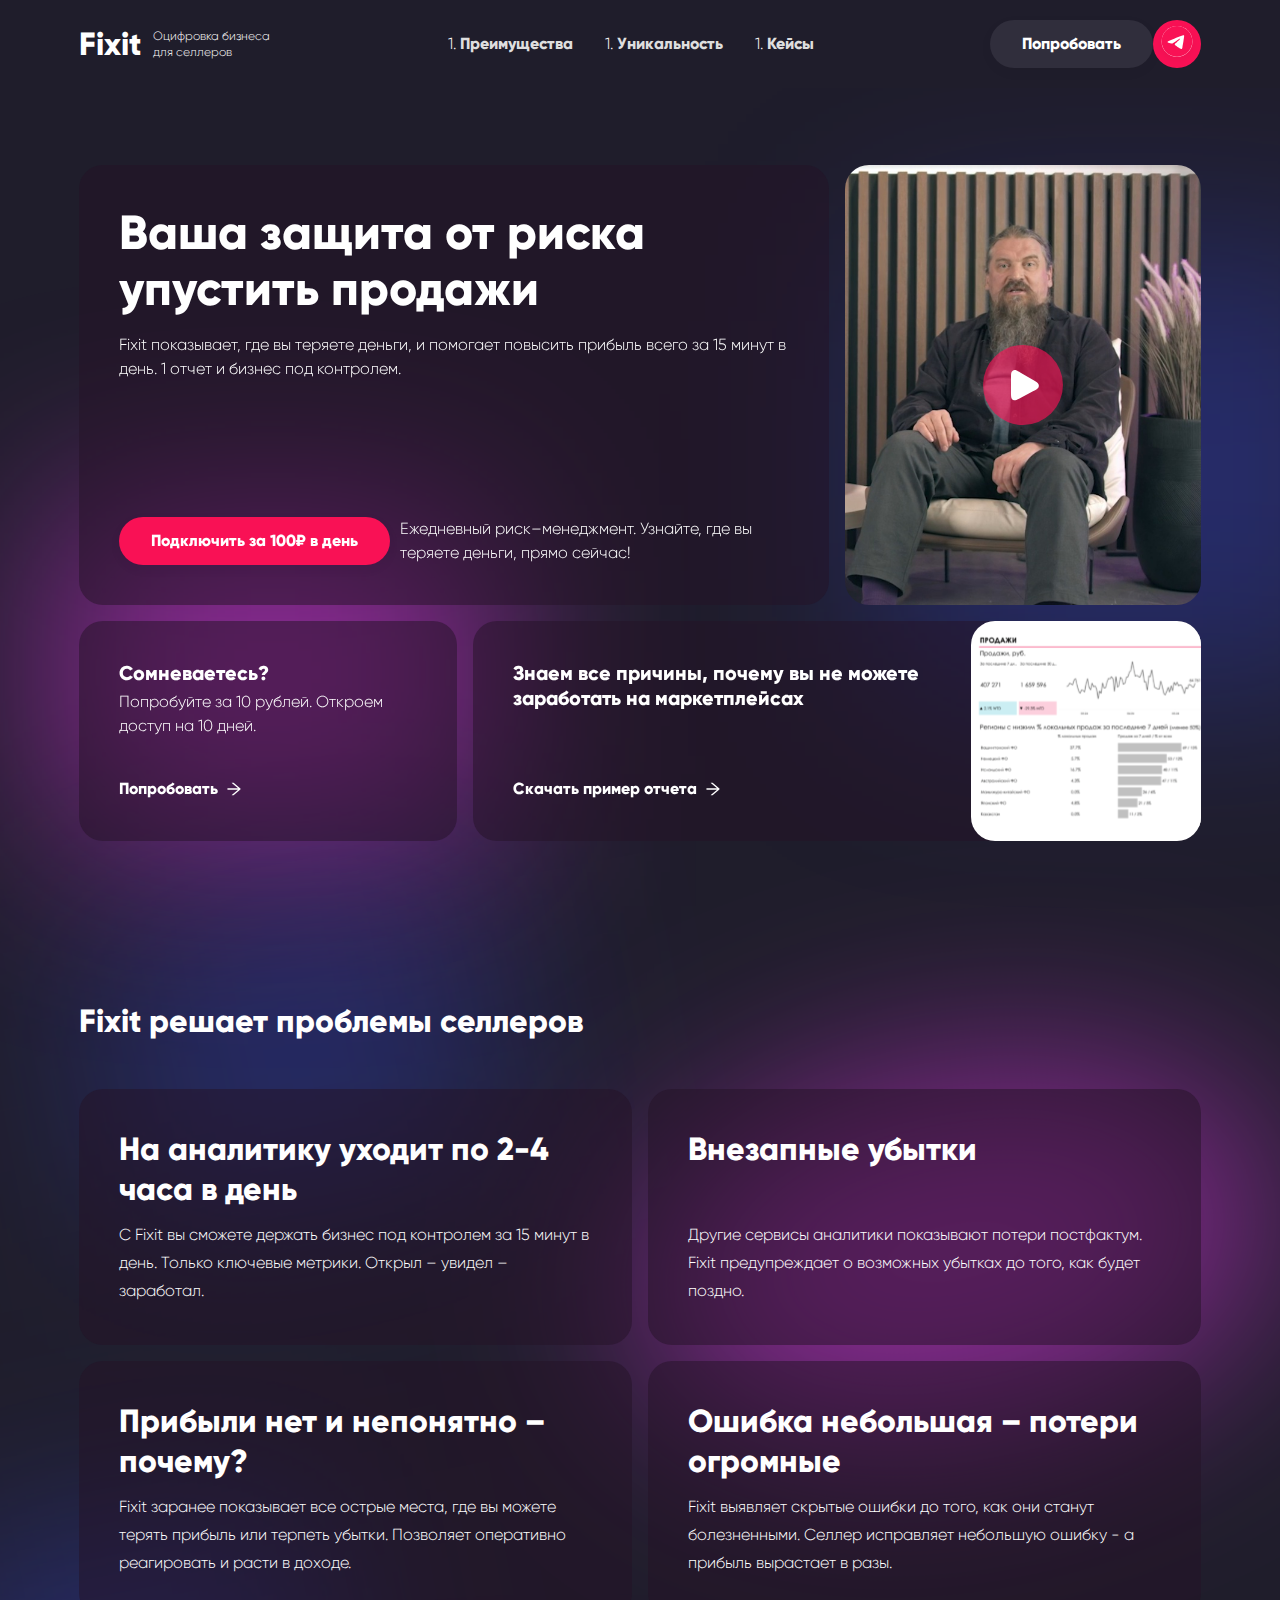
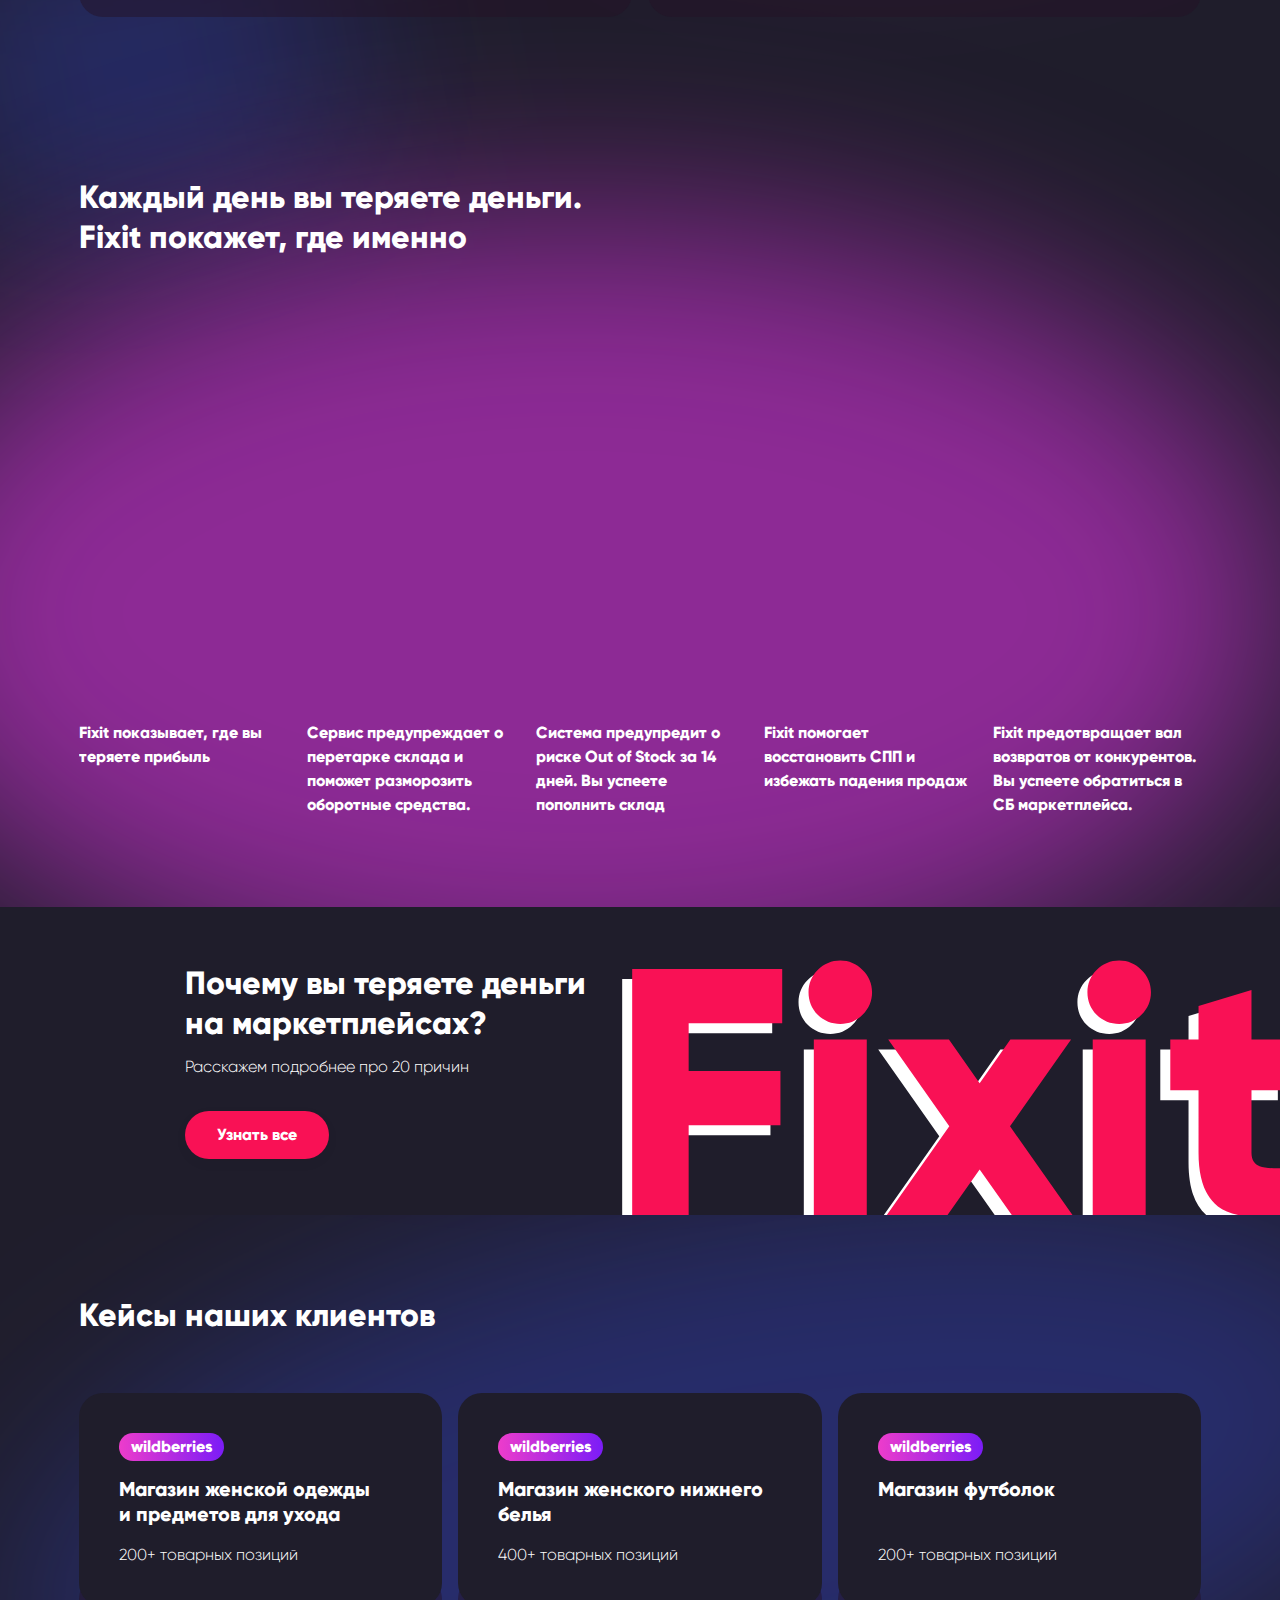
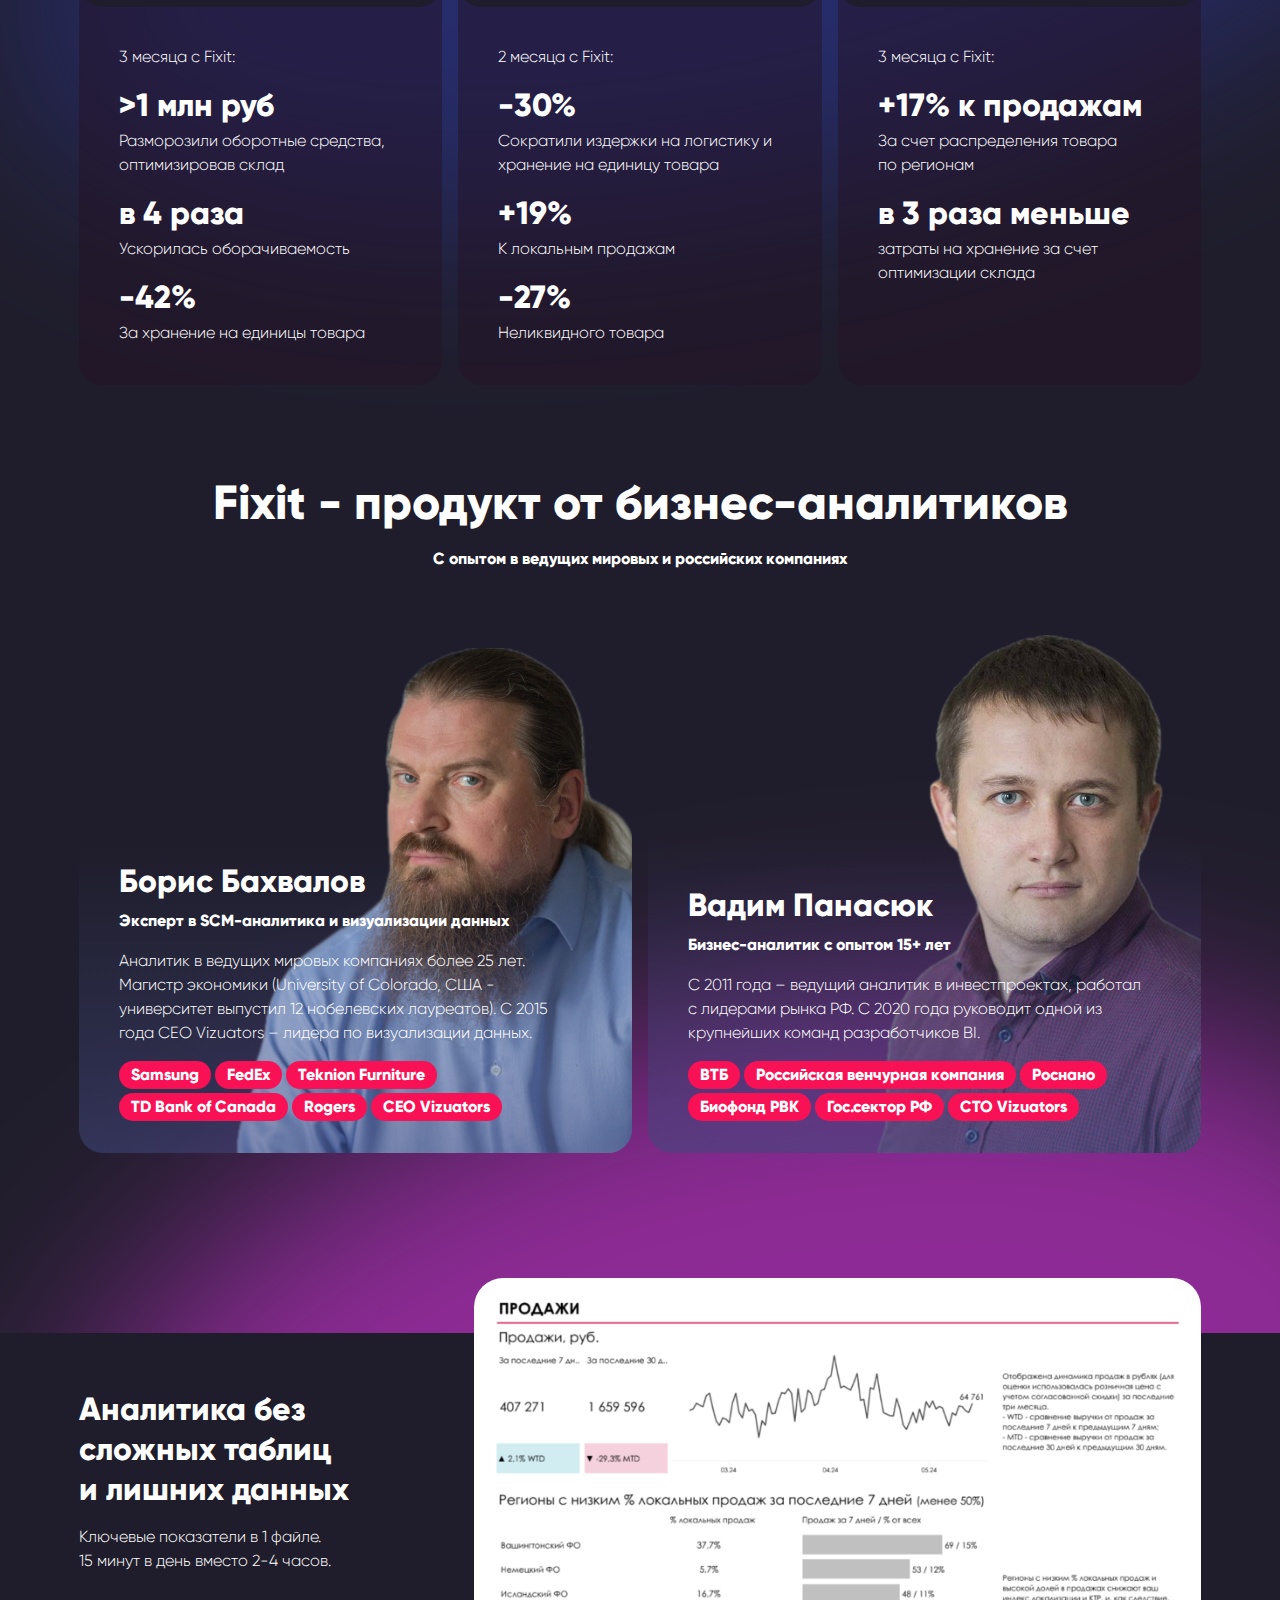
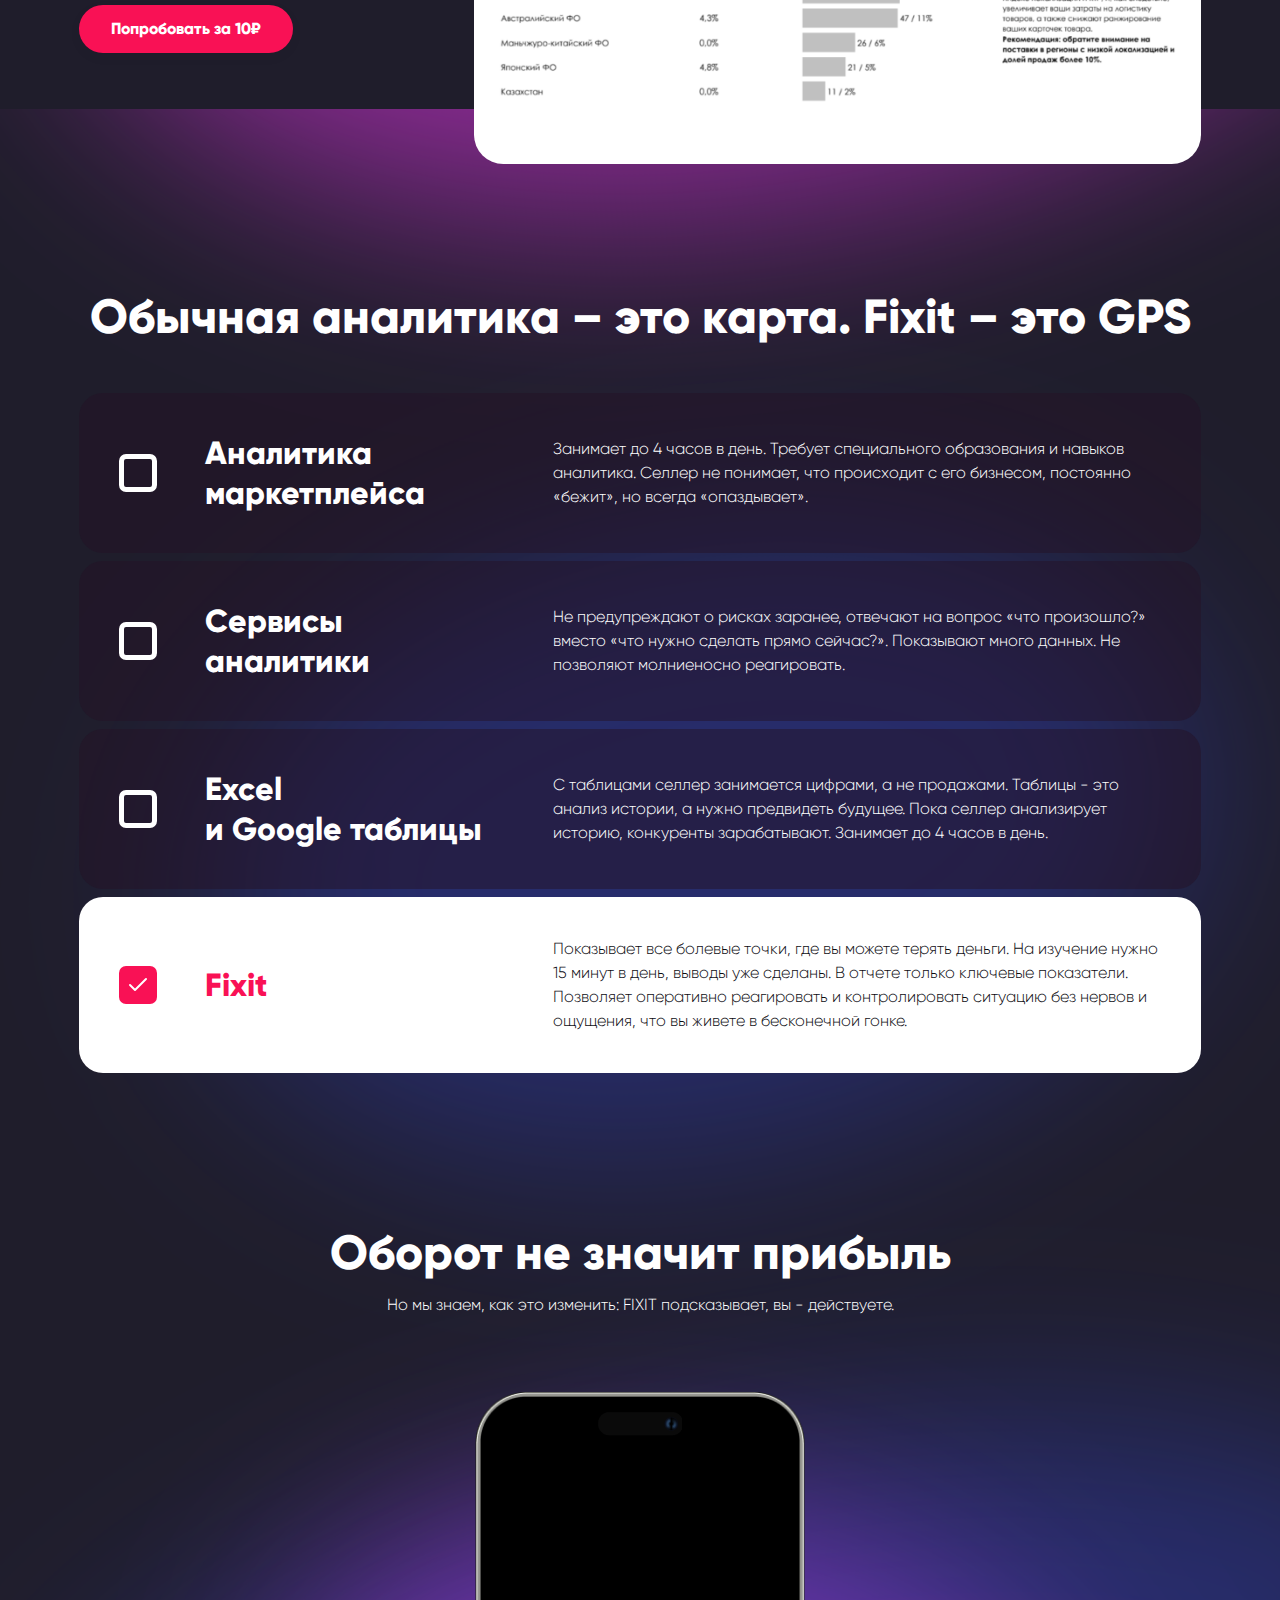
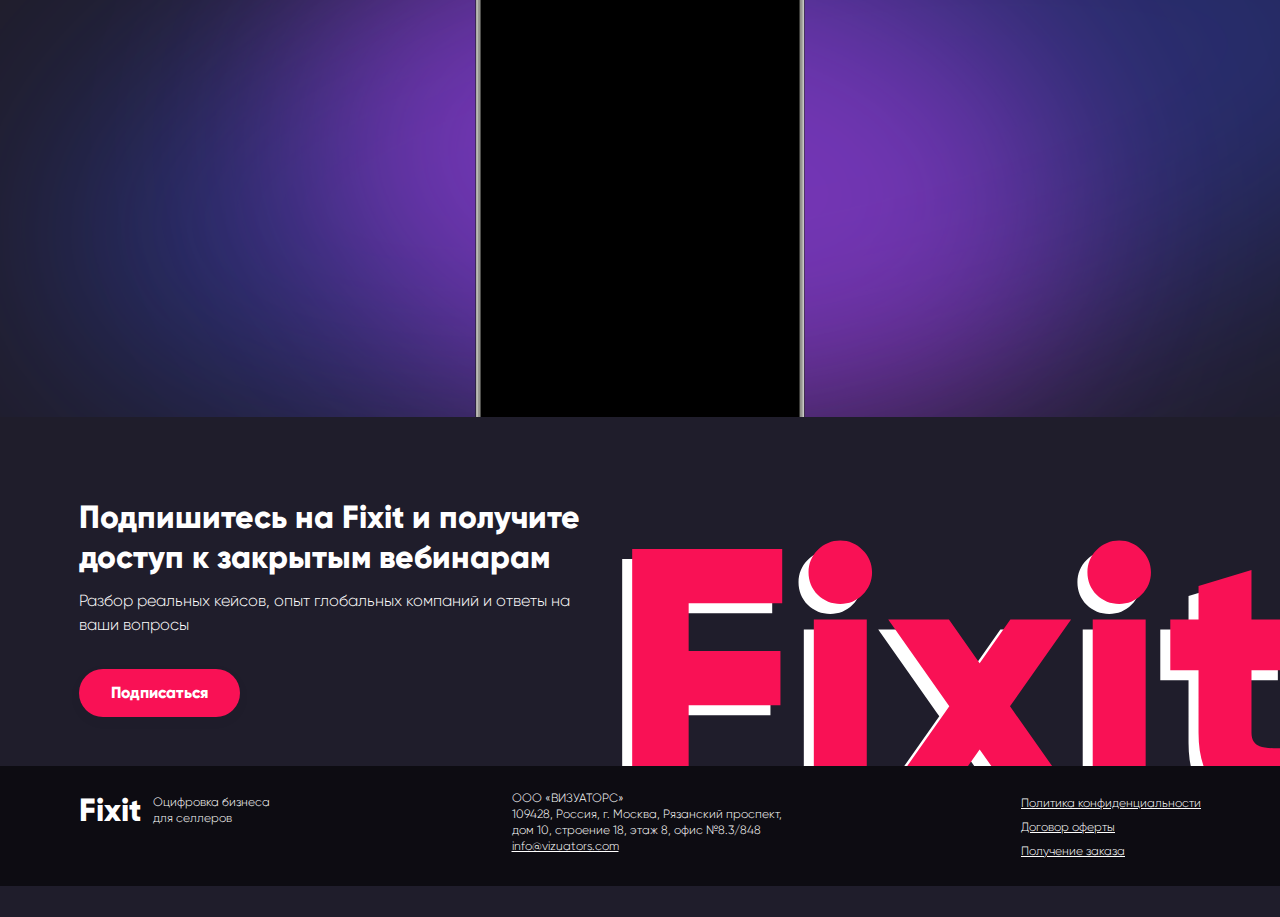
<file: index.html>
<!DOCTYPE html>
<html lang="ru">
  <head>
    <meta charset="UTF-8" />
    <meta name="viewport" content="width=device-width, initial-scale=1.0" />
    <link rel="icon" type="image/svg+xml" href="./img/favicon.png" />
    <link rel="icon" type="image/png" href="./img/favicon.png" />
    <link rel="apple-touch-icon" sizes="180x180" href="./img/favicon.png" />
    <link rel="icon" type="image/png" sizes="32x32" href="./img/favicon.png" />
    <link rel="icon" type="image/png" sizes="16x16" href="./img/favicon.png" />
    <title>Fixit - Оцифровка бизнеса для селлеров</title>
    <link rel="preconnect" href="https://fonts.googleapis.com" />
    <link rel="preconnect" href="https://fonts.gstatic.com" crossorigin />
    <link
      href="https://fonts.googleapis.com/css2?family=Manrope:wght@400;700;800&display=swap"
      rel="stylesheet"
    />
    <link rel="stylesheet" href="css/reset.css" />
    <link rel="stylesheet" href="css/styles.css" />
  </head>
  <body>
    <div class="main-container">
      <header class="header">
        <div class="container">
          <div class="header__content">
            <a href="index.html" class="logo__link">
              <div class="logo">
                <span class="logo__text">Fixit</span>
                <span class="logo__subtext"
                  >Оцифровка бизнеса для селлеров</span
                >
              </div>
            </a>

            <nav class="nav">
              <ul class="nav__list">
                <li class="nav__item">
                  <a href="#benefits" class="nav__link">Преимущества</a>
                </li>
                <li class="nav__item">
                  <a href="#uniqueness" class="nav__link">Уникальность</a>
                </li>
                <li class="nav__item">
                  <a href="#cases" class="nav__link">Кейсы</a>
                </li>
              </ul>
            </nav>

            <div class="header__actions">
              <button class="btn btn--secondary">
                <a href="https://t.me/fixitmp_bot" target="_blank"
                  >Попробовать</a
                >
              </button>
              <div class="user-profile">
                <a href="https://t.me/fixit_support_team" target="_blank">
                  <img
                    src="./img/tg-icon.svg"
                    alt="User Profile"
                    class="user-profile__pic"
                /></a>
              </div>
            </div>
          </div>
        </div>
      </header>
      <section class="value-prop">
        <div class="container">
          <div class="value-prop__content">
            <div class="value-prop__text">
              <div class="value-prop__badge">
                <h2 class="value-prop__title">
                  Ваша защита от риска
                  <span class="rotating-text">упустить продажи</span>
                </h2>
                <p class="value-prop__description">
                  Fixit показывает, где вы теряете деньги, и помогает повысить
                  прибыль всего за 15 минут в день. 1 отчет и бизнес под
                  контролем.
                </p>
              </div>
              <div class="value-prop__actions">
                <a href="https://t.me/fixitmp_bot" target="_blank"
                  ><button class="btn btn--primary">
                    Подключить за 100₽ в день
                  </button></a
                >

                <p class="value-prop__note">
                  Ежедневный риск–менеджмент. Узнайте, где вы теряете деньги,
                  прямо сейчас!
                </p>
              </div>
            </div>
            <div class="value-prop__image" style="position: relative">
              <picture>
                <source
                  media="(max-width: 768px)"
                  srcset="./img/mobilePoster.png"
                  style="width: 100%"
                />
                <img src="./img/poster.jpeg" style="width: 100%" alt="Poster" />
              </picture>
              <button class="fullscreen-play-button" onclick="openModal()">
                <svg
                  xmlns="http://www.w3.org/2000/svg"
                  fill="currentColor"
                  viewBox="0 0 22 24"
                  width="2em"
                  height="2em"
                >
                  <path
                    d="M16.097 9.542c1.603.945 2.405 1.418 2.662 2.023a2 2 0 0 1-.033 1.643c-.283.594-1.103 1.033-2.744 1.912l-6.271 3.358c-1.554.831-2.33 1.247-2.965 1.166a2 2 0 0 1-1.375-.824C5 18.3 5 17.42 5 15.657V8.6c0-1.835 0-2.753.385-3.28a2 2 0 0 1 1.419-.81c.65-.065 1.44.401 3.021 1.334z"
                  ></path>
                </svg>
              </button>
            </div>
            <div id="videoModal" class="modal-video">
              <div class="modal-content-video">
                <button class="modal-close-button" onclick="closeModal()">
                  ✖
                </button>
                <iframe
                  id="modal-video"
                  src=""
                  allow="autoplay; fullscreen; picture-in-picture; encrypted-media; gyroscope; accelerometer; clipboard-write; screen-wake-lock;"
                  allowfullscreen
                ></iframe>
              </div>
            </div>
          </div>
          <div class="value-prop__cards">
            <div class="value-card">
              <div class="value-card__content">
                <div class="value-card__header">
                  <h3 class="value-card__title">Сомневаетесь?</h3>
                  <p class="value-card__description">
                    Попробуйте за 10 рублей. Откроем доступ на 10 дней.
                  </p>
                </div>
                <a
                  href="https://t.me/fixitmp_bot"
                  class="value-card__link"
                  target="_blank"
                  >Попробовать <span class="arrow-icon"></span
                ></a>
              </div>
            </div>

            <div class="value-card value-card--wide">
              <div class="value-card__content">
                <h3 class="value-card__title">
                  Знаем все причины, почему вы не можете заработать на
                  маркетплейсах
                </h3>
                <a
                  href="https://t.me/fixitwhy_bot"
                  class="value-card__link"
                  target="_blank"
                  >Скачать пример отчета<span class="arrow-icon"></span
                ></a>
              </div>
              <div class="value-card__image">
                <img
                  src="./img/sales.svg"
                  alt="Feature Card"
                  class="value-card__img"
                />
              </div>
            </div>
          </div>
        </div>
        <div class="glow-effect glow-effect--3"></div>
        <div class="glow-effect glow-effect--4"></div>
      </section>
      <section class="problems" id="benefits">
        <div class="container">
          <div class="problems__header">
            <h2 class="section-title">Fixit решает проблемы селлеров</h2>
            <div class="problems__grid">
              <div class="problem-card">
                <h3 class="problem-card__title">
                  На аналитику уходит по 2-4 часа в день
                </h3>
                <p class="problem-card__description">
                  С Fixit вы сможете держать бизнес под контролем за 15 минут в
                  день. Только ключевые метрики. Открыл – увидел – заработал.
                </p>
              </div>

              <div class="problem-card">
                <h3 class="problem-card__title">Внезапные убытки</h3>
                <p class="problem-card__description">
                  Другие сервисы аналитики показывают потери постфактум. Fixit
                  предупреждает о возможных убытках до того, как будет поздно.
                </p>
              </div>

              <div class="problem-card">
                <h3 class="problem-card__title">
                  Прибыли нет и непонятно – почему?
                </h3>
                <p class="problem-card__description">
                  Fixit заранее показывает все острые места, где вы можете
                  терять прибыль или терпеть убытки. Позволяет оперативно
                  реагировать и расти в доходе.
                </p>
              </div>

              <div class="problem-card">
                <h3 class="problem-card__title">
                  Ошибка небольшая – потери огромные
                </h3>
                <p class="problem-card__description">
                  Fixit выявляет скрытые ошибки до того, как они станут
                  болезненными. Селлер исправляет небольшую ошибку - а прибыль
                  вырастает в разы.
                </p>
              </div>
            </div>
          </div>
        </div>
        <div class="glow-effect glow-effect--5"></div>
        <div class="glow-effect glow-effect-6"></div>
        <div class="glow-effect glow-effect-7"></div>
      </section>
      <section class="portfolio">
        <div class="container">
          <div class="portfolio__header">
            <h2 class="section-title">
              Каждый день вы теряете деньги. <br />
              Fixit покажет, где именно
            </h2>

            <div class="portfolio__slider" id="portfolioSlider">
              <div class="portfolio-item">
                <div class="portfolio-item__image">
                  <div
                    style="
                      position: relative;
                      padding-top: 177.78%;
                      width: 100%;
                    "
                  >

                    <iframe
                      src="https://kinescope.io/embed/tEuVjiN2xtLXH7aniHozFG"
                      allow="autoplay; fullscreen; picture-in-picture; encrypted-media; gyroscope; accelerometer; clipboard-write; screen-wake-lock;"
                      frameborder="0"
                      allowfullscreen
                      style="
                        position: absolute;
                        width: 100%;
                        height: 100%;
                        top: 0;
                        left: 0;
                      "
                    ></iframe>
                  </div>
                </div>

                <p class="portfolio-item__description">
                  Fixit показывает, где вы теряете прибыль
                </p>
              </div>
              <div class="portfolio-item">
                <div class="portfolio-item__image">
                  <div
                    style="
                      position: relative;
                      padding-top: 177.78%;
                      width: 100%;
                    "
                  >

                    <iframe
                      src="https://kinescope.io/embed/gwvsDQfvUNATuSFhwt7C1a"
                      allow="autoplay; fullscreen; picture-in-picture; encrypted-media; gyroscope; accelerometer; clipboard-write; screen-wake-lock;"
                      frameborder="0"
                      allowfullscreen
                      style="
                        position: absolute;
                        width: 100%;
                        height: 100%;
                        top: 0;
                        left: 0;
                      "
                    ></iframe>
                  </div>
                </div>

                <p class="portfolio-item__description">
                  Сервис предупреждает о перетарке склада и поможет разморозить
                  оборотные средства.
                </p>
              </div>
              <div class="portfolio-item">
                <div class="portfolio-item__image">
                  <div
                    style="
                      position: relative;
                      padding-top: 177.78%;
                      width: 100%;
                    "
                  >
                    <iframe
                      src="https://kinescope.io/embed/piWT9qCCpDDxcbphRHq2CY"
                      allow="autoplay; fullscreen; picture-in-picture; encrypted-media; gyroscope; accelerometer; clipboard-write; screen-wake-lock;"
                      frameborder="0"
                      allowfullscreen
                      style="
                        position: absolute;
                        width: 100%;
                        height: 100%;
                        top: 0;
                        left: 0;
                      "
                    ></iframe>
                  </div>
                </div>

                <p class="portfolio-item__description">
                  Система предупредит о риске Out of Stock за 14 дней. Вы
                  успеете пополнить склад
                </p>
              </div>
              <div class="portfolio-item">
                <div class="portfolio-item__image">
                  <div
                    style="
                      position: relative;
                      padding-top: 177.78%;
                      width: 100%;
                    "
                  >

                    <iframe
                      src="https://kinescope.io/embed/szb4J4zZaSvmnqDqGNCDYt"
                      allow="autoplay; fullscreen; picture-in-picture; encrypted-media; gyroscope; accelerometer; clipboard-write; screen-wake-lock;"
                      frameborder="0"
                      allowfullscreen
                      style="
                        position: absolute;
                        width: 100%;
                        height: 100%;
                        top: 0;
                        left: 0;
                      "
                    ></iframe>
                  </div>
                </div>
                <p class="portfolio-item__description">
                  Fixit помогает восстановить СПП и избежать падения продаж
                </p>
              </div>
              <div class="portfolio-item">
                <div class="portfolio-item__image">
                  <div
                    style="
                      position: relative;
                      padding-top: 177.78%;
                      width: 100%;
                    "
                  >

                    <iframe
                      src="https://kinescope.io/embed/5LMWS2X3Aegk6JUzgbG1jc"
                      allow="autoplay; fullscreen; picture-in-picture; encrypted-media; gyroscope; accelerometer; clipboard-write; screen-wake-lock;"
                      frameborder="0"
                      allowfullscreen
                      style="
                        position: absolute;
                        width: 100%;
                        height: 100%;
                        top: 0;
                        left: 0;
                      "
                    ></iframe>
                  </div>
                </div>
                <p class="portfolio-item__description">
                  Fixit предотвращает вал возвратов от конкурентов. Вы успеете
                  обратиться в СБ маркетплейса.
                </p>
              </div>
            </div>
          </div>
        </div>
        <div class="glow-effect glow-effect--6"></div>
      </section>

      <section class="hero">
        <div class="container">
          <div class="hero__text-content">
            <h1 class="hero__title">
              Почему вы теряете деньги на маркетплейсах?
            </h1>
            <p class="hero__subtitle">Расскажем подробнее про 20 причин</p>
            <a href="https://t.me/fixitwhy_bot" target="_blank"
              ><button class="btn btn--primary width-fitcontent">
                Узнать все
              </button></a
            >
          </div>
        </div>
        <div class="hero__background">
          <img src="./img/pic.svg" />
        </div>
      </section>
      <section class="cases" id="cases">
        <div class="container">
          <div class="cases__header">
            <h2 class="section-title">Кейсы наших клиентов</h2>
            <div class="cases__slider" id="casesSlider">
              <div class="case-card">
                <div class="case-card__header">
                  <div class="case-card__tags">
                    <span class="tag tag--gradient">wildberries</span>
                  </div>
                  <h3 class="case-card__title">
                    Магазин женской одежды <br />
                    и предметов для ухода
                  </h3>
                  <p class="case-card__subtitle">200+ товарных позиций</p>
                </div>
                <div class="case-card__body">
                  <p class="case-card__period">3 месяца с Fixit:</p>
                  <div class="case-card__result">
                    <h4 class="case-card__metric">&gt;1 млн руб</h4>
                    <p class="case-card__description">
                      Разморозили оборотные средства, оптимизировав склад
                    </p>
                  </div>
                  <div class="case-card__result">
                    <h4 class="case-card__metric">в 4 раза</h4>
                    <p class="case-card__description">
                      Ускорилась оборачиваемость
                    </p>
                  </div>
                  <div class="case-card__result">
                    <h4 class="case-card__metric">-42%</h4>
                    <p class="case-card__description">
                      За хранение на единицы товара
                    </p>
                  </div>
                </div>
              </div>
              <div class="case-card">
                <div class="case-card__header">
                  <div class="case-card__tags">
                    <span class="tag tag--gradient">wildberries</span>
                  </div>
                  <h3 class="case-card__title">
                    Магазин женского нижнего белья
                  </h3>
                  <p class="case-card__subtitle">400+ товарных позиций</p>
                </div>
                <div class="case-card__body">
                  <p class="case-card__period">2 месяца с Fixit:</p>
                  <div class="case-card__result">
                    <h4 class="case-card__metric">-30%</h4>
                    <p class="case-card__description">
                      Сократили издержки на логистику и хранение на единицу
                      товара
                    </p>
                  </div>
                  <div class="case-card__result">
                    <h4 class="case-card__metric">+19%</h4>
                    <p class="case-card__description">К локальным продажам</p>
                  </div>
                  <div class="case-card__result">
                    <h4 class="case-card__metric">-27%</h4>
                    <p class="case-card__description">Неликвидного товара</p>
                  </div>
                </div>
              </div>
              <div class="case-card">
                <div class="case-card__header">
                  <div class="case-card__tags">
                    <span class="tag tag--gradient">wildberries</span>
                  </div>
                  <h3 class="case-card__title">Магазин футболок</h3>
                  <p class="case-card__subtitle">200+ товарных позиций</p>
                </div>
                <div class="case-card__body">
                  <p class="case-card__period">3 месяца с Fixit:</p>

                  <div class="case-card__result">
                    <h4 class="case-card__metric">+17% к продажам</h4>
                    <p class="case-card__description">
                      За счет распределения товара <br />
                      по регионам
                    </p>
                  </div>

                  <div class="case-card__result">
                    <h4 class="case-card__metric">в 3 раза меньше</h4>
                    <p class="case-card__description">
                      затраты на хранение за счет оптимизации склада
                    </p>
                  </div>
                </div>
              </div>
            </div>
          </div>
        </div>
        <div class="glow-effect glow-effect--2"></div>
      </section>
      <section class="team">
        <div class="container">
          <div class="team__content">
            <div class="team__header">
              <h2 class="section-title fz-xxl">
                Fixit - продукт от бизнес-аналитиков
              </h2>
              <p class="section-subtitle fw-bold">
                С опытом в ведущих мировых и российских компаниях
              </p>
            </div>
            <div class="div-2">
              <article class="person person--1">
                <div class="overlap-group-6">
                  <div class="overlap-hidden">
                    <img
                      class="image-7"
                      src="./img/man2.png"
                      alt="Boris Bakhvalov"
                    />
                  </div>

                  <div class="rectangle-4"></div>
                  <div class="frame-25">
                    <div class="frame-3">
                      <h3 class="text-wrapper">Борис Бахвалов</h3>
                      <p class="title-7 fw-bold">
                        Эксперт в SCM-аналитика и визуализации данных
                      </p>
                    </div>
                    <p class="text-wrapper-3">
                      Аналитик в ведущих мировых компаниях более 25 лет. Магистр
                      экономики (University of Colorado, США - университет
                      выпустил 12 нобелевских лауреатов). С 2015 года CEO
                      Vizuators – лидера по визуализации данных.
                    </p>
                    <div class="frame-26 fw-bold">
                      <div class="frame-27">
                        <span class="text-wrapper-4">Samsung</span>
                      </div>
                      <div class="frame-27">
                        <span class="text-wrapper-4">FedEx</span>
                      </div>
                      <div class="frame-27">
                        <span class="text-wrapper-4">Teknion Furniture</span>
                      </div>
                      <div class="frame-27">
                        <span class="text-wrapper-4">TD Bank of Canada</span>
                      </div>
                      <div class="frame-27">
                        <span class="text-wrapper-4">Rogers</span>
                      </div>
                      <div class="frame-27">
                        <span class="text-wrapper-4">CEO Vizuators</span>
                      </div>
                    </div>
                  </div>
                </div>
              </article>
              <article class="person">
                <div class="overlap-11">
                  <div class="overlap-hidden">
                    <img
                      class="image-8"
                      src="./img/man1.png"
                      alt="Vadim Panasyuk"
                    />
                  </div>
                  <div class="rectangle-5"></div>
                  <div class="frame-28">
                    <div class="frame-3">
                      <h3 class="text-wrapper">Вадим Панасюк</h3>
                      <p class="title-7 fw-bold">
                        Бизнес-аналитик с опытом 15+ лет
                      </p>
                    </div>
                    <p class="text-wrapper-3">
                      С 2011 года – ведущий аналитик в инвестпроектах, работал с
                      лидерами рынка РФ. С 2020 года руководит одной из
                      крупнейших команд разработчиков BI.
                    </p>
                    <div class="frame-26 fw-bold">
                      <div class="frame-29">
                        <span class="text-wrapper-4">ВТБ</span>
                      </div>
                      <div class="frame-29">
                        <span class="text-wrapper-4"
                          >Российская венчурная компания</span
                        >
                      </div>
                      <div class="frame-29">
                        <span class="text-wrapper-4">Роснано</span>
                      </div>
                      <div class="frame-29">
                        <span class="text-wrapper-4">Биофонд РBK</span>
                      </div>
                      <div class="frame-29">
                        <span class="text-wrapper-4">Гос.сектор РФ</span>
                      </div>
                      <div class="frame-29">
                        <span class="text-wrapper-4">CTO Vizuators</span>
                      </div>
                    </div>
                  </div>
                </div>
              </article>
            </div>
          </div>
        </div>
      </section>
      <section class="dashboard">
        <div class="container">
          <div class="dashboard__content">
            <div class="dashboard__text">
              <h2 class="dashboard__title">
                Аналитика без сложных таблиц и лишних данных
              </h2>
              <p class="dashboard__description">
                Ключевые показатели в 1 файле. <br />
                15 минут в день вместо 2-4 часов.
              </p>
              <a href="https://t.me/fixitmp_bot" target="_blank">
                <button class="btn btn--primary width-fitcontent">
                  Попробовать за 10₽
                </button></a
              >
            </div>
            <div class="dashboard__image">
              <img
                src="./img/image.png"
                alt="Dashboard Screenshot"
                class="dashboard__img"
              />
            </div>
          </div>
        </div>
        <div class="glow-effect glow-effect-dashboard"></div>
      </section>

      <section class="comparison" id="uniqueness">
        <div class="container">
          <div class="comparison__header">
            <h2 class="section-title section-title--center fz-xxl">
              Обычная аналитика – это карта. Fixit – это GPS
            </h2>

            <div class="comparison__cards">
              <div class="comparison-card">
                <div class="comparison-card__number"></div>
                <h3 class="comparison-card__title">
                  Аналитика<br />маркетплейса
                </h3>
                <p class="comparison-card__description">
                  Занимает до 4 часов в день. Требует специального образования и
                  навыков аналитика. Селлер не понимает, что происходит с его
                  бизнесом, постоянно «бежит», но всегда «опаздывает».
                </p>
              </div>

              <div class="comparison-card">
                <div class="comparison-card__number"></div>
                <h3 class="comparison-card__title">
                  Сервисы <br />
                  аналитики
                </h3>
                <p class="comparison-card__description">
                  Не предупреждают о рисках заранее, отвечают на вопрос «что
                  произошло?» вместо «что нужно сделать прямо сейчас?».
                  Показывают много данных. Не позволяют молниеносно реагировать.
                </p>
              </div>

              <div class="comparison-card">
                <div class="comparison-card__number"></div>
                <h3 class="comparison-card__title">
                  Excel <br />
                  и Google таблицы
                </h3>
                <p class="comparison-card__description">
                  С таблицами селлер занимается цифрами, а не продажами. Таблицы
                  - это анализ истории, а нужно предвидеть будущее. Пока селлер
                  анализирует историю, конкуренты зарабатывают. Занимает до 4
                  часов в день.
                </p>
              </div>

              <div class="comparison-card comparison-card--accent">
                <div
                  class="comparison-card__number comparison-card__number--accent"
                >
                  <svg
                    width="24"
                    height="24"
                    viewBox="0 0 24 24"
                    fill="none"
                    xmlns="http://www.w3.org/2000/svg"
                  >
                    <path
                      d="M20 6L9 17L4 12"
                      stroke="white"
                      stroke-width="2"
                      stroke-linecap="round"
                      stroke-linejoin="round"
                    />
                  </svg>
                </div>
                <h3
                  class="comparison-card__title comparison-card__title--accent"
                >
                  Fixit
                </h3>
                <p
                  class="comparison-card__description comparison-card__description--accent"
                >
                  Показывает все болевые точки, где вы можете терять деньги. На
                  изучение нужно 15 минут в день, выводы уже сделаны. В отчете
                  только ключевые показатели. Позволяет оперативно реагировать и
                  контролировать ситуацию без нервов и ощущения, что вы живете в
                  бесконечной гонке.
                </p>
              </div>
            </div>
          </div>
        </div>
        <div class="glow-effect glow-effect--7"></div>
      </section>
      <section class="app-showcase">
        <div class="container">
          <div class="app-showcase__content">
            <div class="app-showcase__device">
              <div class="device-title">
                <h2
                  class="section-title section-title--center app-showcase__title"
                >
                  Оборот не значит прибыль
                </h2>
                <p class="section-subtitle section-subtitle--center">
                  Но мы знаем, как это изменить: FIXIT подсказывает, вы -
                  действуете.
                </p>
              </div>
              <div class="iphone-frame">
                <div class="iframe-container">
                  <div class="notch"></div>
                  <iframe
                    src="https://kinescope.io/embed/ccQGdbfbLUzU1UUTwnKQeP"
                    allow="autoplay; fullscreen; picture-in-picture; encrypted-media; gyroscope; accelerometer; clipboard-write; screen-wake-lock;"
                    frameborder="0"
                    allowfullscreen
                    width="1080"
                    height="1920"
                  ></iframe>
                </div>
              </div>
            </div>
          </div>
        </div>
        <div class="glow-effect glow-effect--8"></div>
        <div class="glow-effect glow-effect--9"></div>
      </section>

      <section class="cta">
        <div class="container">
          <div class="cta__text">
            <div class="cta-title_container">
              <h2 class="cta__title">
                Подпишитесь на Fixit и получите доступ к закрытым вебинарам
              </h2>
              <p class="cta__description">
                Разбор реальных кейсов, опыт глобальных компаний и ответы на
                ваши вопросы
              </p>
            </div>
            <a href="https://t.me/fixitmp_bot" target="_blank"
              ><button class="btn btn--primary width-fitcontent">
                Подписаться
              </button></a
            >
          </div>

          <div class="cta__background">
            <img src="./img/pic.svg" />
          </div>
        </div>
        <div class="glow-effect glow-effect--10"></div>
      </section>

      <footer class="footer">
        <div class="container">
          <div class="footer__content">
            <div class="footer__logo">
              <span class="logo__text">Fixit</span>
              <span class="logo__subtext">Оцифровка бизнеса для селлеров</span>
            </div>

            <div class="footer__info">
              <p class="footer__text">
                ООО «ВИЗУАТОРС» <br />
                109428, Россия, г. Москва, Рязанский проспект, <br />
                дом 10, строение 18, этаж 8, офис №8.3/848<br />
                <a href="mailto:info@vizuators.com" class="footer__link"
                  >info@vizuators.com</a
                >
              </p>
            </div>

            <div class="footer__links">
              <a href="privacy.html" class="footer__link" target="_blank"
                >Политика конфиденциальности</a
              ><br />
              <a href="offer.html" class="footer__link" target="_blank"
                >Договор оферты</a
              >
              <br />
              <a href="shopping.html" class="footer__link" target="_blank"
                >Получение заказа</a
              >
            </div>
          </div>
        </div>
      </footer>
    </div>
    <div class="overlay hidden-modal">
      <div class="modal">
        <div class="information--modal">
          <h2>
            Отслеживайте угрозы <br />
            для бизнеса 10 дней за 10₽
          </h2>
          <span>Fixit:</span>
          <div class="checkbox-container">
            <div class="checkbox-row">
              <input type="checkbox" checked />
              <span>
                <svg
                  class="checkmark-icon"
                  xmlns="http://www.w3.org/2000/svg"
                  width="16"
                  height="16"
                  viewBox="0 0 16 16"
                  fill="none"
                >
                  <path
                    d="M14.7678 2.55273H13.5853C13.4195 2.55273 13.2622 2.62886 13.1607 2.75913L6.18569 11.595L2.84114 7.35725C2.79055 7.29301 2.72606 7.24107 2.65252 7.20532C2.57897 7.16958 2.49829 7.15095 2.41652 7.15085H1.234C1.12065 7.15085 1.05806 7.28112 1.12742 7.36909L5.76107 13.2394C5.97761 13.5134 6.39378 13.5134 6.61201 13.2394L14.8744 2.76928C14.9438 2.683 14.8812 2.55273 14.7678 2.55273Z"
                    fill="white"
                  />
                </svg>
                Заранее предупредит о штрафах, риске Out of Stock, перетарке
                склада и других рисках.</span
              >
            </div>
            <div class="checkbox-row">
              <input type="checkbox" checked />
              <span>
                <svg
                  class="checkmark-icon"
                  xmlns="http://www.w3.org/2000/svg"
                  width="16"
                  height="16"
                  viewBox="0 0 16 16"
                  fill="none"
                >
                  <path
                    d="M14.7678 2.55273H13.5853C13.4195 2.55273 13.2622 2.62886 13.1607 2.75913L6.18569 11.595L2.84114 7.35725C2.79055 7.29301 2.72606 7.24107 2.65252 7.20532C2.57897 7.16958 2.49829 7.15095 2.41652 7.15085H1.234C1.12065 7.15085 1.05806 7.28112 1.12742 7.36909L5.76107 13.2394C5.97761 13.5134 6.39378 13.5134 6.61201 13.2394L14.8744 2.76928C14.9438 2.683 14.8812 2.55273 14.7678 2.55273Z"
                    fill="white"
                  />
                </svg>
                Поможет оптимизировать склад, снизить расходы на логистику и
                хранение.</span
              >
            </div>
            <div class="checkbox-row">
              <input type="checkbox" checked />
              <span>
                <svg
                  class="checkmark-icon"
                  xmlns="http://www.w3.org/2000/svg"
                  width="16"
                  height="16"
                  viewBox="0 0 16 16"
                  fill="none"
                >
                  <path
                    d="M14.7678 2.55273H13.5853C13.4195 2.55273 13.2622 2.62886 13.1607 2.75913L6.18569 11.595L2.84114 7.35725C2.79055 7.29301 2.72606 7.24107 2.65252 7.20532C2.57897 7.16958 2.49829 7.15095 2.41652 7.15085H1.234C1.12065 7.15085 1.05806 7.28112 1.12742 7.36909L5.76107 13.2394C5.97761 13.5134 6.39378 13.5134 6.61201 13.2394L14.8744 2.76928C14.9438 2.683 14.8812 2.55273 14.7678 2.55273Z"
                    fill="white"
                  />
                </svg>
                Покажет слабые места вашего магазина и упущенную прибыль.</span
              >
            </div>
            <div class="checkbox-row">
              <input type="checkbox" checked />
              <span>
                <svg
                  class="checkmark-icon"
                  xmlns="http://www.w3.org/2000/svg"
                  width="16"
                  height="16"
                  viewBox="0 0 16 16"
                  fill="none"
                >
                  <path
                    d="M14.7678 2.55273H13.5853C13.4195 2.55273 13.2622 2.62886 13.1607 2.75913L6.18569 11.595L2.84114 7.35725C2.79055 7.29301 2.72606 7.24107 2.65252 7.20532C2.57897 7.16958 2.49829 7.15095 2.41652 7.15085H1.234C1.12065 7.15085 1.05806 7.28112 1.12742 7.36909L5.76107 13.2394C5.97761 13.5134 6.39378 13.5134 6.61201 13.2394L14.8744 2.76928C14.9438 2.683 14.8812 2.55273 14.7678 2.55273Z"
                    fill="white"
                  />
                </svg>
                Поможет зарабатывать больше и управлять бизнесом без
                нервов.</span
              >
            </div>
          </div>
        </div>

        <a href="https://t.me/fixitmp_bot" target="_blank"
          ><button class="btn btn--primary">Попробовать за 10₽</button></a
        >
      </div>
    </div>    
    <script src="./js/common.js"></script>
  </body>
</html>
</file>
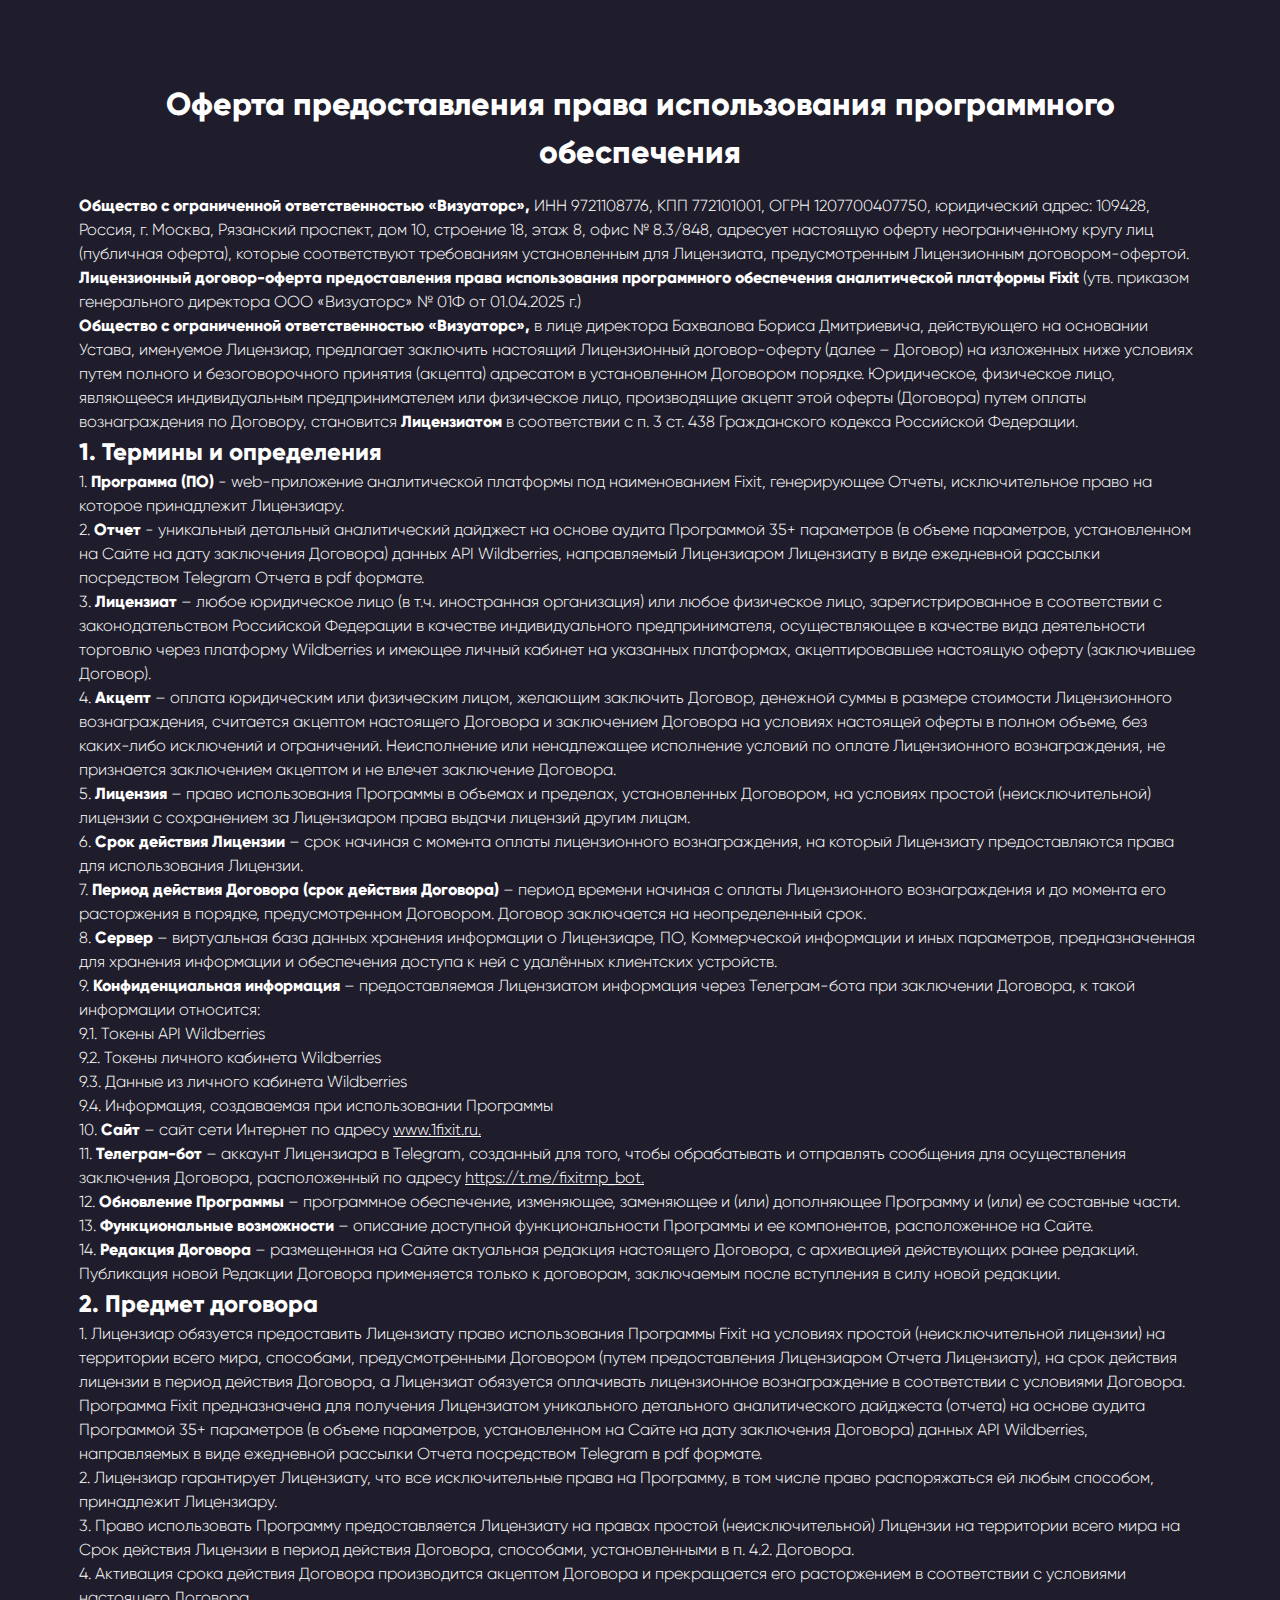
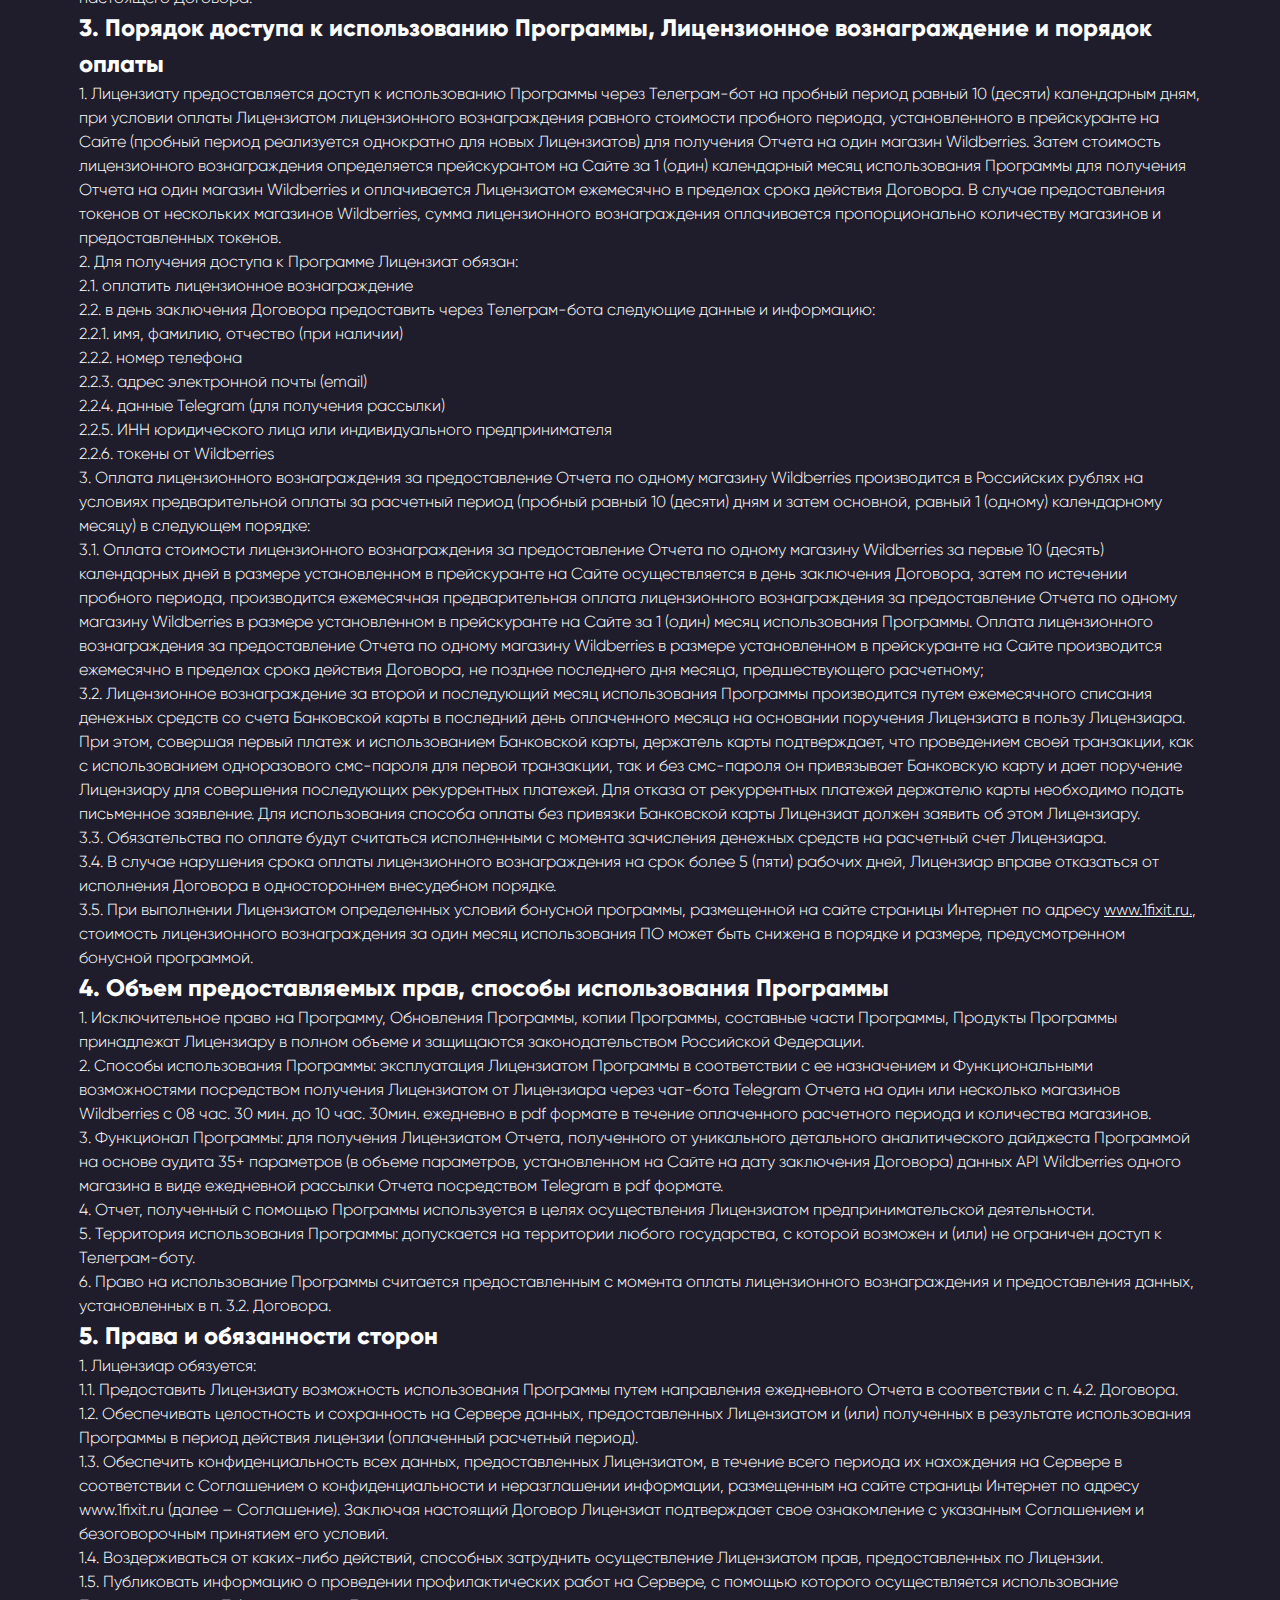
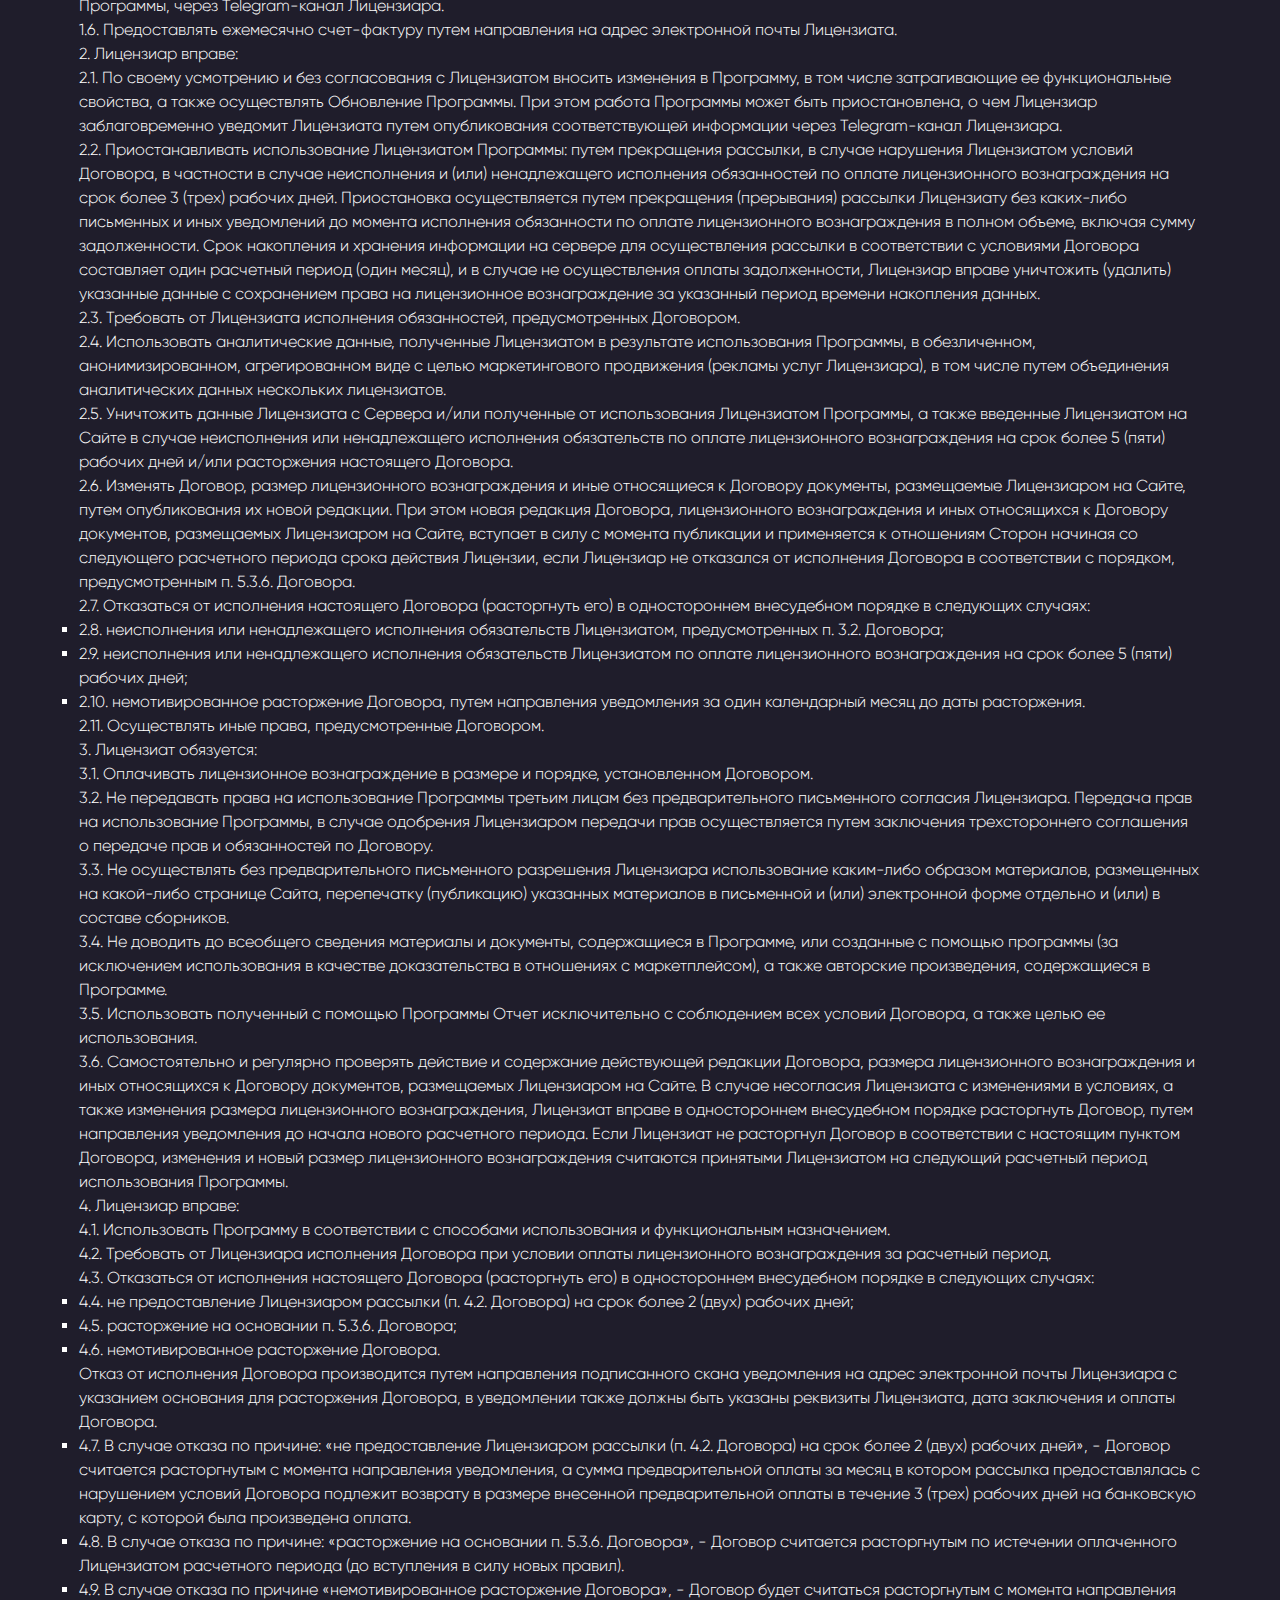
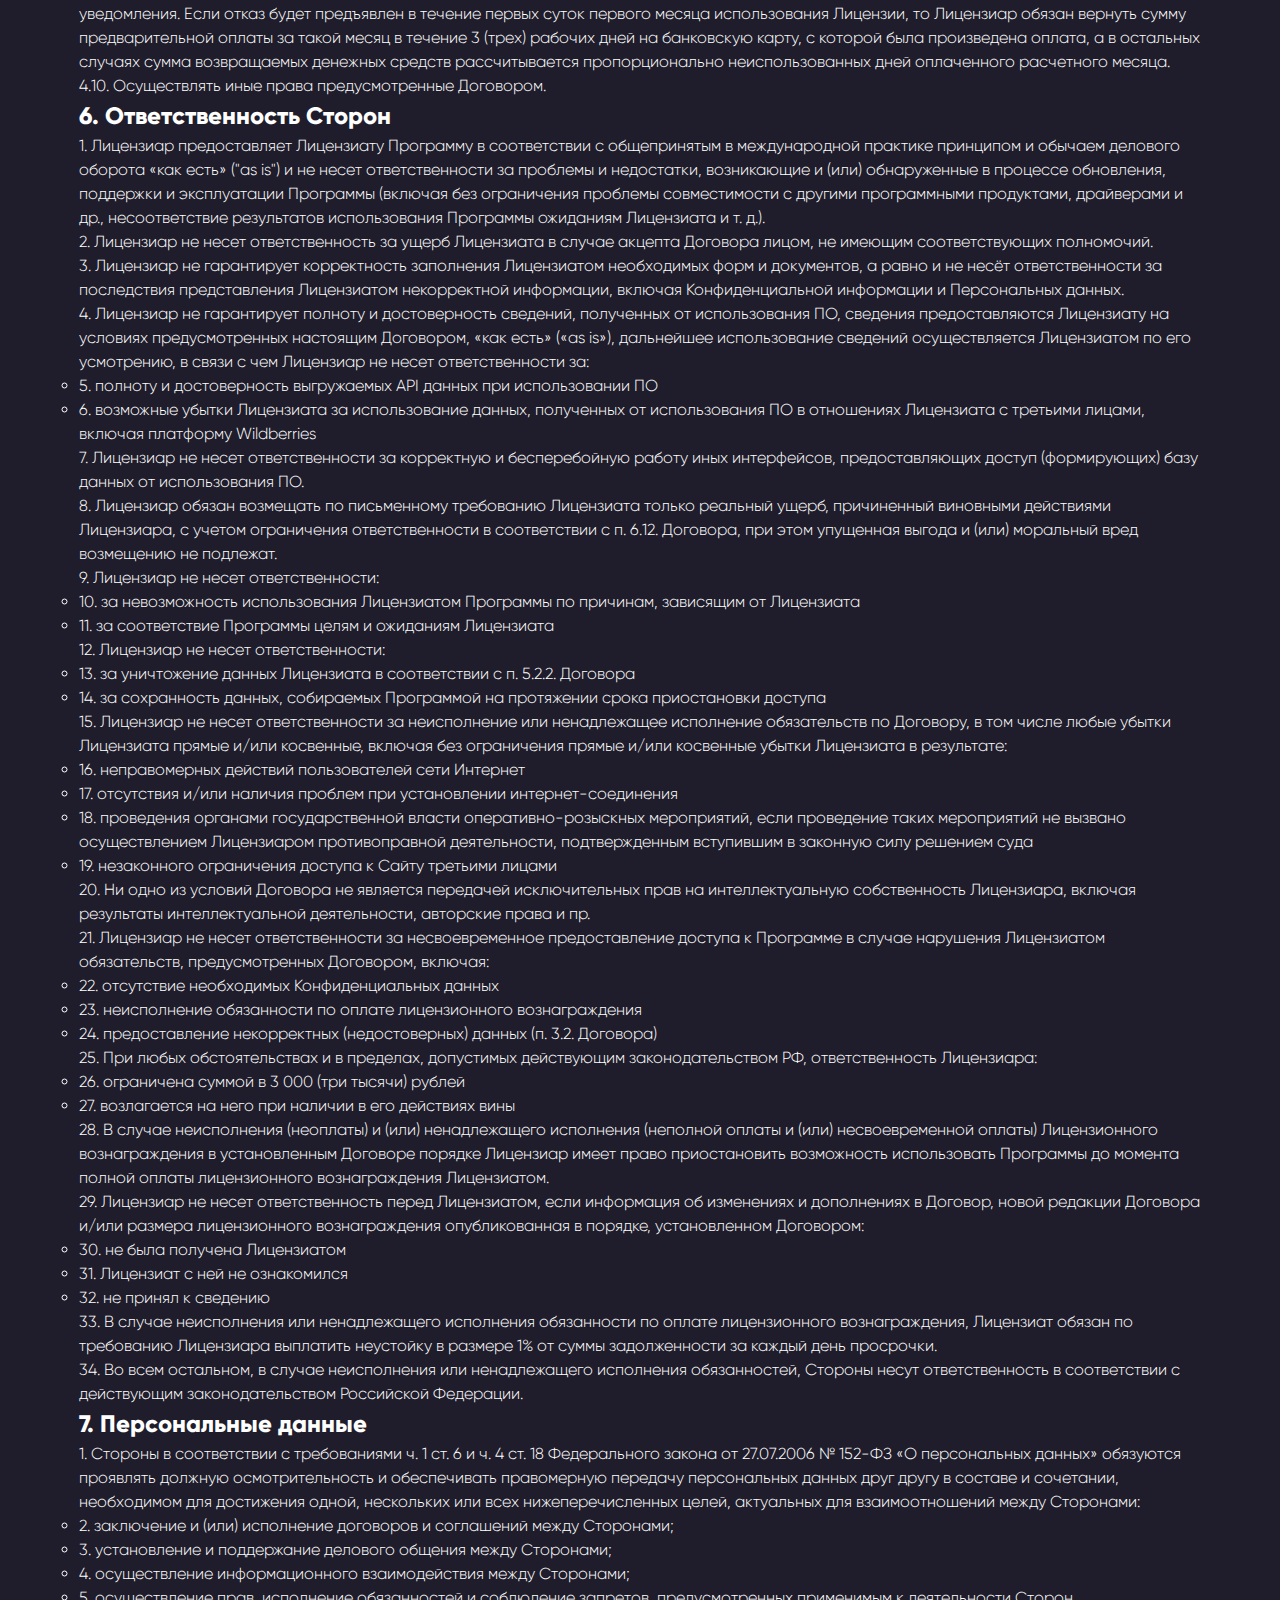
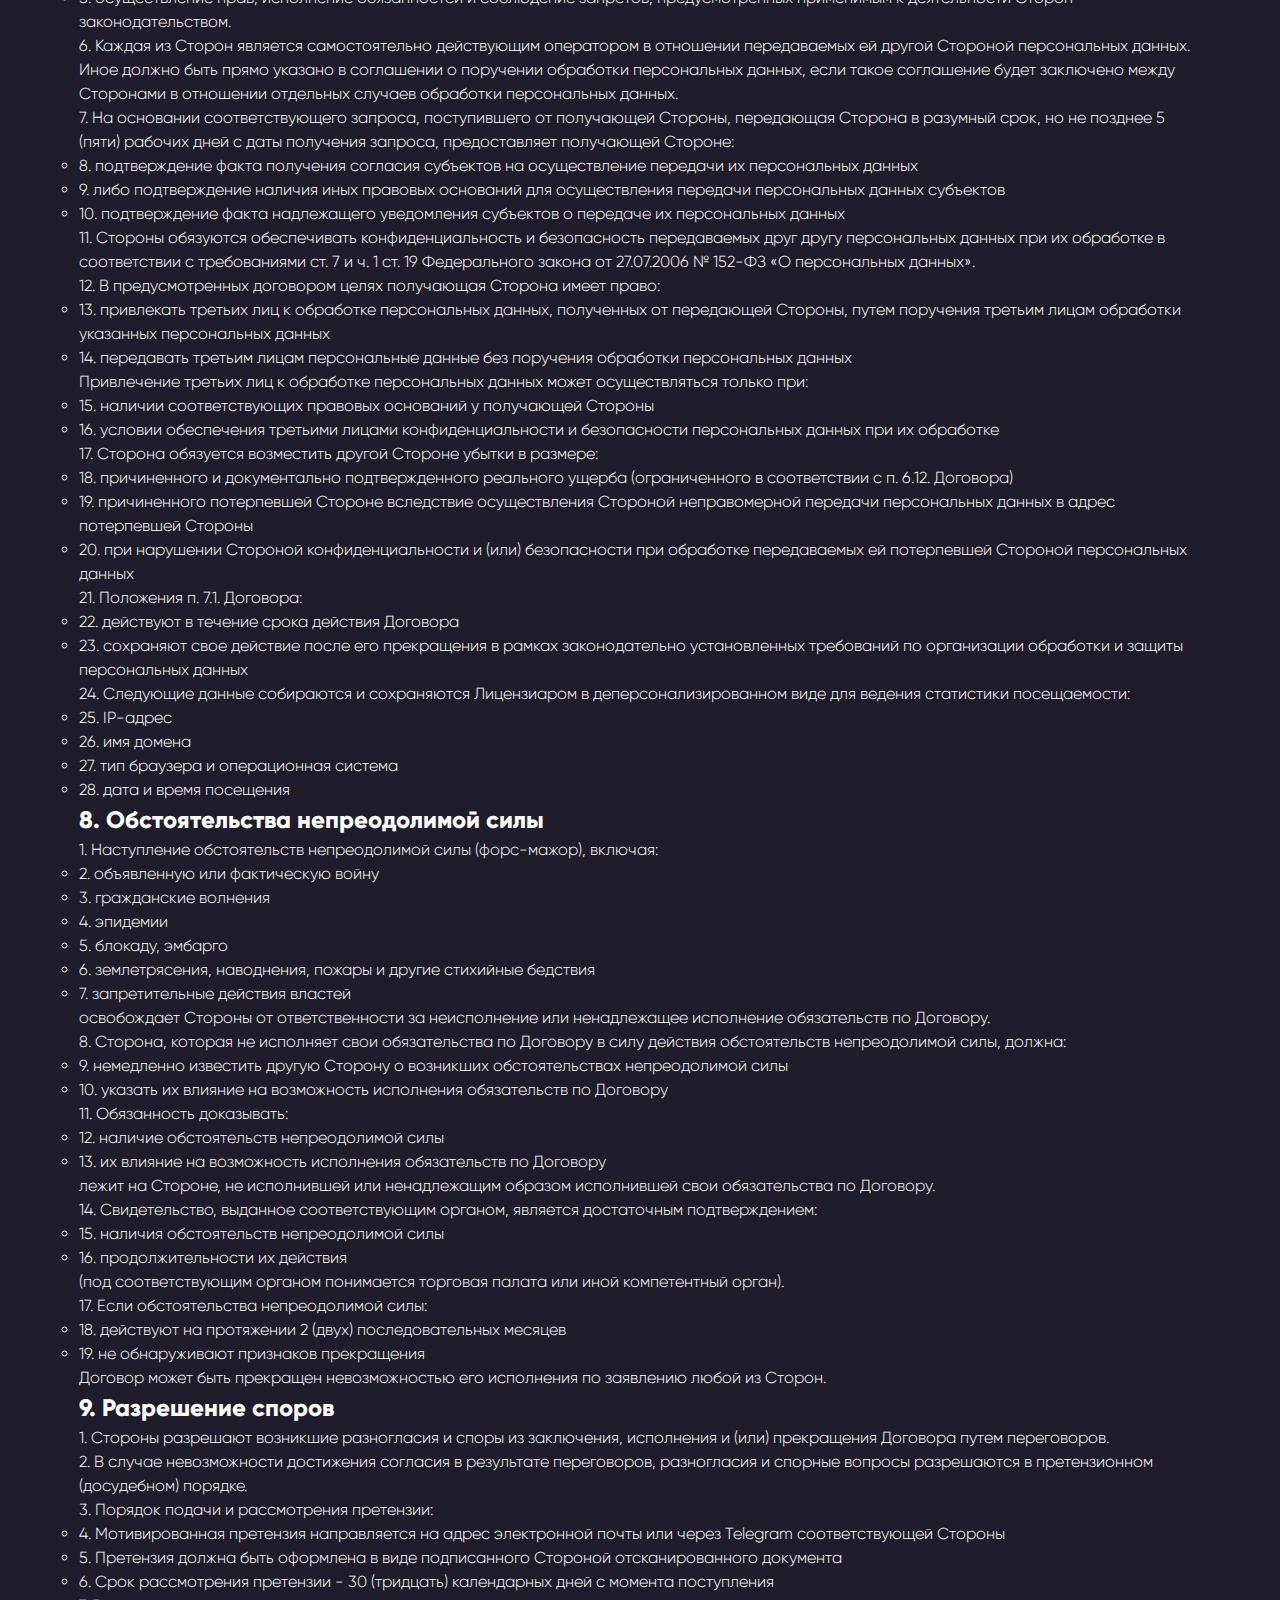
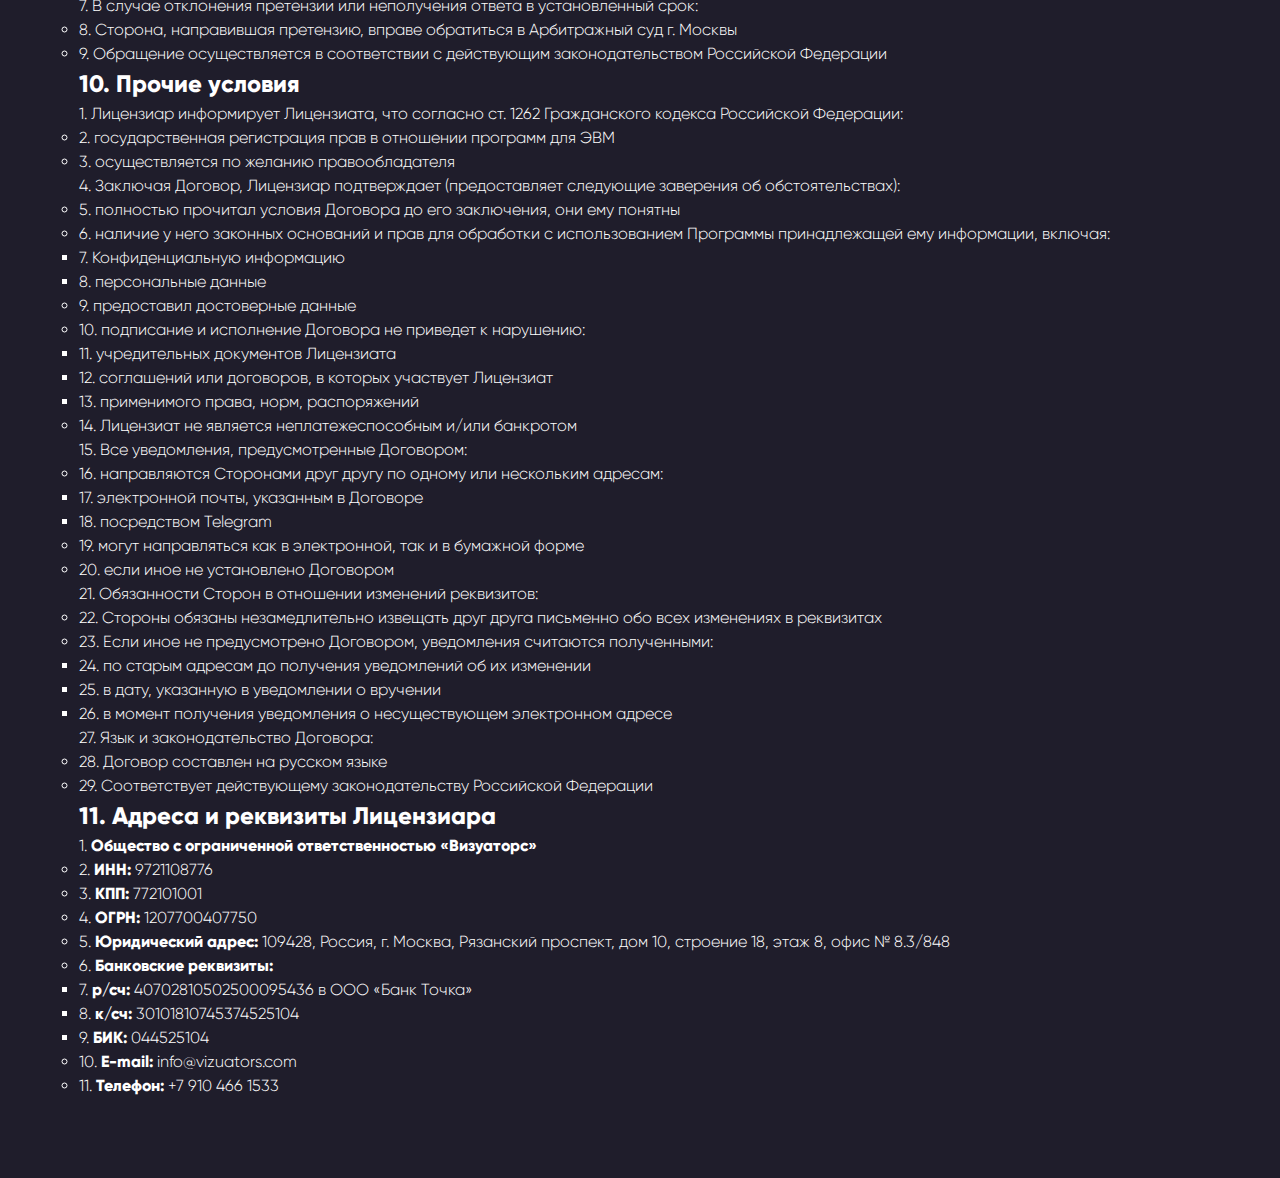
<file: offer.html>
<!DOCTYPE html>
<html lang="ru">
  <head>
    <meta charset="UTF-8" />
    <meta name="viewport" content="width=device-width, initial-scale=1.0" />
    <link rel="icon" type="image/svg+xml" href="./img/favicon.png" />
    <link rel="icon" type="image/png" href="./img/favicon.png" />
    <link rel="apple-touch-icon" sizes="180x180" href="./img/favicon.png" />
    <link rel="icon" type="image/png" sizes="32x32" href="./img/favicon.png" />
    <link rel="icon" type="image/png" sizes="16x16" href="./img/favicon.png" />
    <link rel="stylesheet" href="css/reset.css" />
    <link rel="stylesheet" href="css/styles.css" />
    <title>Договор Оферты</title>
  </head>
  <body>
    <div class="main-container wrapper">
      <div class="container">
        <div class="title-center">
          <h1>
            Оферта предоставления права использования программного обеспечения
          </h1>
        </div>
        <p>
          <b>Общество с ограниченной ответственностью «Визуаторс»,</b> ИНН
          9721108776, КПП 772101001, ОГРН 1207700407750, юридический адрес:
          109428, Россия, г. Москва, Рязанский проспект, дом 10, строение 18,
          этаж 8, офис № 8.3/848, адресует настоящую оферту неограниченному
          кругу лиц (публичная оферта), которые соответствуют требованиям
          установленным для Лицензиата, предусмотренным Лицензионным
          договором-офертой.
        </p>
        <p>
          <b
            >Лицензионный договор-оферта предоставления права использования
            программного обеспечения аналитической платформы Fixit</b
          >
          (утв. приказом генерального директора ООО «Визуаторс» № 01Ф от
          01.04.2025 г.)
        </p>
        <p>
          <b>Общество с ограниченной ответственностью «Визуаторс»,</b> в лице
          директора Бахвалова Бориса Дмитриевича, действующего на основании
          Устава, именуемое Лицензиар, предлагает заключить настоящий
          Лицензионный договор-оферту (далее – Договор) на изложенных ниже
          условиях путем полного и безоговорочного принятия (акцепта) адресатом
          в установленном Договором порядке. Юридическое, физическое лицо,
          являющееся индивидуальным предпринимателем или физическое лицо,
          производящие акцепт этой оферты (Договора) путем оплаты вознаграждения
          по Договору, становится <b>Лицензиатом</b> в соответствии с п. 3 ст.
          438 Гражданского кодекса Российской Федерации.
        </p>

        <div>
          <h2 data-anchor-target="policy-one">1. Термины и определения</h2>
          <ol class="custom-counter">
            <li>
              <b>Программа (ПО)</b> - web-приложение аналитической платформы под
              наименованием Fixit, генерирующее Отчеты, исключительное право на
              которое принадлежит Лицензиару.
            </li>
            <li>
              <b>Отчет</b> - уникальный детальный аналитический дайджест на
              основе аудита Программой 35+ параметров (в объеме параметров,
              установленном на Сайте на дату заключения Договора) данных API
              Wildberries, направляемый Лицензиаром Лицензиату в виде ежедневной
              рассылки посредством Telegram Отчета в pdf формате.
            </li>
            <li>
              <b>Лицензиат</b> – любое юридическое лицо (в т.ч. иностранная
              организация) или любое физическое лицо, зарегистрированное в
              соответствии с законодательством Российской Федерации в качестве
              индивидуального предпринимателя, осуществляющее в качестве вида
              деятельности торговлю через платформу Wildberries и имеющее личный
              кабинет на указанных платформах, акцептировавшее настоящую оферту
              (заключившее Договор).
            </li>
            <li>
              <b>Акцепт</b> – оплата юридическим или физическим лицом, желающим
              заключить Договор, денежной суммы в размере стоимости
              Лицензионного вознаграждения, считается акцептом настоящего
              Договора и заключением Договора на условиях настоящей оферты в
              полном объеме, без каких-либо исключений и ограничений.
              Неисполнение или ненадлежащее исполнение условий по оплате
              Лицензионного вознаграждения, не признается заключением акцептом и
              не влечет заключение Договора.
            </li>
            <li>
              <b>Лицензия</b> – право использования Программы в объемах и
              пределах, установленных Договором, на условиях простой
              (неисключительной) лицензии с сохранением за Лицензиаром права
              выдачи лицензий другим лицам.
            </li>
            <li>
              <b>Срок действия Лицензии</b> – срок начиная с момента оплаты
              лицензионного вознаграждения, на который Лицензиату
              предоставляются права для использования Лицензии.
            </li>
            <li>
              <b>Период действия Договора (срок действия Договора)</b> – период
              времени начиная с оплаты Лицензионного вознаграждения и до момента
              его расторжения в порядке, предусмотренном Договором. Договор
              заключается на неопределенный срок.
            </li>
            <li>
              <b>Сервер</b> – виртуальная база данных хранения информации о
              Лицензиаре, ПО, Коммерческой информации и иных параметров,
              предназначенная для хранения информации и обеспечения доступа к
              ней с удалённых клиентских устройств.
            </li>
            <li>
              <b>Конфиденциальная информация</b> – предоставляемая Лицензиатом
              информация через Телеграм-бота при заключении Договора, к такой
              информации относится:
              <ol>
                <li>Токены API Wildberries</li>
                <li>Токены личного кабинета Wildberries</li>
                <li>Данные из личного кабинета Wildberries</li>
                <li>Информация, создаваемая при использовании Программы</li>
              </ol>
            </li>
            <li>
              <b>Сайт</b> – сайт сети Интернет по адресу
              <a href="www.1fixit.ru" target="_blank" class="footer__link"
                >www.1fixit.ru.</a
              >
            </li>
            <li>
              <b>Телеграм-бот</b> – аккаунт Лицензиара в Telegram, созданный для
              того, чтобы обрабатывать и отправлять сообщения для осуществления
              заключения Договора, расположенный по адресу
              <a
                href="https://t.me/fixitmp_bot"
                target="_blank"
                class="footer__link"
                >https://t.me/fixitmp_bot.</a
              >
            </li>
            <li>
              <b>Обновление Программы</b> – программное обеспечение, изменяющее,
              заменяющее и (или) дополняющее Программу и (или) ее составные
              части.
            </li>
            <li>
              <b>Функциональные возможности</b> – описание доступной
              функциональности Программы и ее компонентов, расположенное на
              Сайте.
            </li>
            <li>
              <b>Редакция Договора</b> – размещенная на Сайте актуальная
              редакция настоящего Договора, с архивацией действующих ранее
              редакций. Публикация новой Редакции Договора применяется только к
              договорам, заключаемым после вступления в силу новой редакции.
            </li>
          </ol>

          <h2 data-anchor-target="policy-two">2. Предмет договора</h2>
          <ol class="custom-counter">
            <li>
              Лицензиар обязуется предоставить Лицензиату право использования
              Программы Fixit на условиях простой (неисключительной лицензии) на
              территории всего мира, способами, предусмотренными Договором
              (путем предоставления Лицензиаром Отчета Лицензиату), на срок
              действия лицензии в период действия Договора, а Лицензиат
              обязуется оплачивать лицензионное вознаграждение в соответствии с
              условиями Договора. Программа Fixit предназначена для получения
              Лицензиатом уникального детального аналитического дайджеста
              (отчета) на основе аудита Программой 35+ параметров (в объеме
              параметров, установленном на Сайте на дату заключения Договора)
              данных API Wildberries, направляемых в виде ежедневной рассылки
              Отчета посредством Telegram в pdf формате.
            </li>
            <li>
              Лицензиар гарантирует Лицензиату, что все исключительные права на
              Программу, в том числе право распоряжаться ей любым способом,
              принадлежит Лицензиару.
            </li>
            <li>
              Право использовать Программу предоставляется Лицензиату на правах
              простой (неисключительной) Лицензии на территории всего мира на
              Срок действия Лицензии в период действия Договора, способами,
              установленными в п. 4.2. Договора.
            </li>
            <li>
              Активация срока действия Договора производится акцептом Договора и
              прекращается его расторжением в соответствии с условиями
              настоящего Договора.
            </li>
          </ol>

          <h2 data-anchor-target="policy-three">
            3. Порядок доступа к использованию Программы, Лицензионное
            вознаграждение и порядок оплаты
          </h2>
          <ol class="custom-counter">
            <li>
              Лицензиату предоставляется доступ к использованию Программы через
              Телеграм-бот на пробный период равный 10 (десяти) календарным
              дням, при условии оплаты Лицензиатом лицензионного вознаграждения
              равного стоимости пробного периода, установленного в прейскуранте
              на Сайте (пробный период реализуется однократно для новых
              Лицензиатов) для получения Отчета на один магазин Wildberries.
              Затем стоимость лицензионного вознаграждения определяется
              прейскурантом на Сайте за 1 (один) календарный месяц использования
              Программы для получения Отчета на один магазин Wildberries и
              оплачивается Лицензиатом ежемесячно в пределах срока действия
              Договора. В случае предоставления токенов от нескольких магазинов
              Wildberries, сумма лицензионного вознаграждения оплачивается
              пропорционально количеству магазинов и предоставленных токенов.
            </li>
            <li>
              Для получения доступа к Программе Лицензиат обязан:
              <ol>
                <li>оплатить лицензионное вознаграждение</li>
                <li>
                  в день заключения Договора предоставить через Телеграм-бота
                  следующие данные и информацию:
                  <ol>
                    <li>имя, фамилию, отчество (при наличии)</li>
                    <li>номер телефона</li>
                    <li>адрес электронной почты (email)</li>
                    <li>данные Telegram (для получения рассылки)</li>
                    <li>
                      ИНН юридического лица или индивидуального предпринимателя
                    </li>
                    <li>токены от Wildberries</li>
                  </ol>
                </li>
              </ol>
            </li>
            <li>
              Оплата лицензионного вознаграждения за предоставление Отчета по
              одному магазину Wildberries производится в Российских рублях на
              условиях предварительной оплаты за расчетный период (пробный
              равный 10 (десяти) дням и затем основной, равный 1 (одному)
              календарному месяцу) в следующем порядке:
              <ol class="custom-counter">
                <li>
                  Оплата стоимости лицензионного вознаграждения за
                  предоставление Отчета по одному магазину Wildberries за первые
                  10 (десять) календарных дней в размере установленном в
                  прейскуранте на Сайте осуществляется в день заключения
                  Договора, затем по истечении пробного периода, производится
                  ежемесячная предварительная оплата лицензионного
                  вознаграждения за предоставление Отчета по одному магазину
                  Wildberries в размере установленном в прейскуранте на Сайте за
                  1 (один) месяц использования Программы. Оплата лицензионного
                  вознаграждения за предоставление Отчета по одному магазину
                  Wildberries в размере установленном в прейскуранте на Сайте
                  производится ежемесячно в пределах срока действия Договора, не
                  позднее последнего дня месяца, предшествующего расчетному;
                </li>
                <li>
                  Лицензионное вознаграждение за второй и последующий месяц
                  использования Программы производится путем ежемесячного
                  списания денежных средств со счета Банковской карты в
                  последний день оплаченного месяца на основании поручения
                  Лицензиата в пользу Лицензиара. При этом, совершая первый
                  платеж и использованием Банковской карты, держатель карты
                  подтверждает, что проведением своей транзакции, как с
                  использованием одноразового смс-пароля для первой транзакции,
                  так и без смс-пароля он привязывает Банковскую карту и дает
                  поручение Лицензиару для совершения последующих рекуррентных
                  платежей. Для отказа от рекуррентных платежей держателю карты
                  необходимо подать письменное заявление. Для использования
                  способа оплаты без привязки Банковской карты Лицензиат должен
                  заявить об этом Лицензиару.
                </li>
                <li>
                  Обязательства по оплате будут считаться исполненными с момента
                  зачисления денежных средств на расчетный счет Лицензиара.
                </li>
                <li>
                  В случае нарушения срока оплаты лицензионного вознаграждения
                  на срок более 5 (пяти) рабочих дней, Лицензиар вправе
                  отказаться от исполнения Договора в одностороннем внесудебном
                  порядке.
                </li>
                <li>
                  При выполнении Лицензиатом определенных условий бонусной
                  программы, размещенной на сайте страницы Интернет по адресу
                  <a href="www.1fixit.ru" target="_blank" class="footer__link"
                    >www.1fixit.ru.</a
                  >, стоимость лицензионного вознаграждения за один месяц
                  использования ПО может быть снижена в порядке и размере,
                  предусмотренном бонусной программой.
                </li>
              </ol>
            </li>
          </ol>
          <h2 data-anchor-target="policy-three">
            4. Объем предоставляемых прав, способы использования Программы
          </h2>
          <ol class="custom-counter">
            <li>
              Исключительное право на Программу, Обновления Программы, копии
              Программы, составные части Программы, Продукты Программы
              принадлежат Лицензиару в полном объеме и защищаются
              законодательством Российской Федерации.
            </li>
            <li>
              Способы использования Программы: эксплуатация Лицензиатом
              Программы в соответствии с ее назначением и Функциональными
              возможностями посредством получения Лицензиатом от Лицензиара
              через чат-бота Telegram Отчета на один или несколько магазинов
              Wildberries с 08 час. 30 мин. до 10 час. 30мин. ежедневно в pdf
              формате в течение оплаченного расчетного периода и количества
              магазинов.
            </li>
            <li>
              Функционал Программы: для получения Лицензиатом Отчета,
              полученного от уникального детального аналитического дайджеста
              Программой на основе аудита 35+ параметров (в объеме параметров,
              установленном на Сайте на дату заключения Договора) данных API
              Wildberries одного магазина в виде ежедневной рассылки Отчета
              посредством Telegram в pdf формате.
            </li>
            <li>
              Отчет, полученный с помощью Программы используется в целях
              осуществления Лицензиатом предпринимательской деятельности.
            </li>
            <li>
              Территория использования Программы: допускается на территории
              любого государства, с которой возможен и (или) не ограничен доступ
              к Телеграм-боту.
            </li>
            <li>
              Право на использование Программы считается предоставленным с
              момента оплаты лицензионного вознаграждения и предоставления
              данных, установленных в п. 3.2. Договора.
            </li>
          </ol>
          <h2 data-anchor-target="policy-five">
            5. Права и обязанности сторон
          </h2>
          <ol class="custom-counter" start="5">
            <li>
              Лицензиар обязуется:
              <ol>
                <li>
                  Предоставить Лицензиату возможность использования Программы
                  путем направления ежедневного Отчета в соответствии с п. 4.2.
                  Договора.
                </li>
                <li>
                  Обеспечивать целостность и сохранность на Сервере данных,
                  предоставленных Лицензиатом и (или) полученных в результате
                  использования Программы в период действия лицензии (оплаченный
                  расчетный период).
                </li>
                <li>
                  Обеспечить конфиденциальность всех данных, предоставленных
                  Лицензиатом, в течение всего периода их нахождения на Сервере
                  в соответствии с Соглашением о конфиденциальности и
                  неразглашении информации, размещенным на сайте страницы
                  Интернет по адресу
                  <a href="www.1fixit.ru" target="_blank">www.1fixit.ru</a>
                  (далее – Соглашение). Заключая настоящий Договор Лицензиат
                  подтверждает свое ознакомление с указанным Соглашением и
                  безоговорочным принятием его условий.
                </li>
                <li>
                  Воздерживаться от каких-либо действий, способных затруднить
                  осуществление Лицензиатом прав, предоставленных по Лицензии.
                </li>
                <li>
                  Публиковать информацию о проведении профилактических работ на
                  Сервере, с помощью которого осуществляется использование
                  Программы, через Telegram-канал Лицензиара.
                </li>
                <li>
                  Предоставлять ежемесячно счет-фактуру путем направления на
                  адрес электронной почты Лицензиата.
                </li>
              </ol>
            </li>
            <li>
              Лицензиар вправе:
              <ol>
                <li>
                  По своему усмотрению и без согласования с Лицензиатом вносить
                  изменения в Программу, в том числе затрагивающие ее
                  функциональные свойства, а также осуществлять Обновление
                  Программы. При этом работа Программы может быть
                  приостановлена, о чем Лицензиар заблаговременно уведомит
                  Лицензиата путем опубликования соответствующей информации
                  через Telegram-канал Лицензиара.
                </li>
                <li>
                  Приостанавливать использование Лицензиатом Программы: путем
                  прекращения рассылки, в случае нарушения Лицензиатом условий
                  Договора, в частности в случае неисполнения и (или)
                  ненадлежащего исполнения обязанностей по оплате лицензионного
                  вознаграждения на срок более 3 (трех) рабочих дней.
                  Приостановка осуществляется путем прекращения (прерывания)
                  рассылки Лицензиату без каких-либо письменных и иных
                  уведомлений до момента исполнения обязанности по оплате
                  лицензионного вознаграждения в полном объеме, включая сумму
                  задолженности. Срок накопления и хранения информации на
                  сервере для осуществления рассылки в соответствии с условиями
                  Договора составляет один расчетный период (один месяц), и в
                  случае не осуществления оплаты задолженности, Лицензиар вправе
                  уничтожить (удалить) указанные данные с сохранением права на
                  лицензионное вознаграждение за указанный период времени
                  накопления данных.
                </li>
                <li>
                  Требовать от Лицензиата исполнения обязанностей,
                  предусмотренных Договором.
                </li>
                <li>
                  Использовать аналитические данные, полученные Лицензиатом в
                  результате использования Программы, в обезличенном,
                  анонимизированном, агрегированном виде с целью маркетингового
                  продвижения (рекламы услуг Лицензиара), в том числе путем
                  объединения аналитических данных нескольких лицензиатов.
                </li>
                <li>
                  Уничтожить данные Лицензиата с Сервера и/или полученные от
                  использования Лицензиатом Программы, а также введенные
                  Лицензиатом на Сайте в случае неисполнения или ненадлежащего
                  исполнения обязательств по оплате лицензионного вознаграждения
                  на срок более 5 (пяти) рабочих дней и/или расторжения
                  настоящего Договора.
                </li>
                <li>
                  Изменять Договор, размер лицензионного вознаграждения и иные
                  относящиеся к Договору документы, размещаемые Лицензиаром на
                  Сайте, путем опубликования их новой редакции. При этом новая
                  редакция Договора, лицензионного вознаграждения и иных
                  относящихся к Договору документов, размещаемых Лицензиаром на
                  Сайте, вступает в силу с момента публикации и применяется к
                  отношениям Сторон начиная со следующего расчетного периода
                  срока действия Лицензии, если Лицензиар не отказался от
                  исполнения Договора в соответствии с порядком, предусмотренным
                  п. 5.3.6. Договора.
                </li>
                <li>
                  Отказаться от исполнения настоящего Договора (расторгнуть его)
                  в одностороннем внесудебном порядке в следующих случаях:
                  <ul>
                    <li>
                      неисполнения или ненадлежащего исполнения обязательств
                      Лицензиатом, предусмотренных п. 3.2. Договора;
                    </li>
                    <li>
                      неисполнения или ненадлежащего исполнения обязательств
                      Лицензиатом по оплате лицензионного вознаграждения на срок
                      более 5 (пяти) рабочих дней;
                    </li>
                    <li>
                      немотивированное расторжение Договора, путем направления
                      уведомления за один календарный месяц до даты расторжения.
                    </li>
                  </ul>
                </li>
                <li>Осуществлять иные права, предусмотренные Договором.</li>
              </ol>
            </li>
            <li>
              Лицензиат обязуется:
              <ol>
                <li>
                  Оплачивать лицензионное вознаграждение в размере и порядке,
                  установленном Договором.
                </li>
                <li>
                  Не передавать права на использование Программы третьим лицам
                  без предварительного письменного согласия Лицензиара. Передача
                  прав на использование Программы, в случае одобрения
                  Лицензиаром передачи прав осуществляется путем заключения
                  трехстороннего соглашения о передаче прав и обязанностей по
                  Договору.
                </li>
                <li>
                  Не осуществлять без предварительного письменного разрешения
                  Лицензиара использование каким-либо образом материалов,
                  размещенных на какой-либо странице Сайта, перепечатку
                  (публикацию) указанных материалов в письменной и (или)
                  электронной форме отдельно и (или) в составе сборников.
                </li>
                <li>
                  Не доводить до всеобщего сведения материалы и документы,
                  содержащиеся в Программе, или созданные с помощью программы
                  (за исключением использования в качестве доказательства в
                  отношениях с маркетплейсом), а также авторские произведения,
                  содержащиеся в Программе.
                </li>
                <li>
                  Использовать полученный с помощью Программы Отчет
                  исключительно с соблюдением всех условий Договора, а также
                  целью ее использования.
                </li>
                <li>
                  Самостоятельно и регулярно проверять действие и содержание
                  действующей редакции Договора, размера лицензионного
                  вознаграждения и иных относящихся к Договору документов,
                  размещаемых Лицензиаром на Сайте. В случае несогласия
                  Лицензиата с изменениями в условиях, а также изменения размера
                  лицензионного вознаграждения, Лицензиат вправе в одностороннем
                  внесудебном порядке расторгнуть Договор, путем направления
                  уведомления до начала нового расчетного периода. Если
                  Лицензиат не расторгнул Договор в соответствии с настоящим
                  пунктом Договора, изменения и новый размер лицензионного
                  вознаграждения считаются принятыми Лицензиатом на следующий
                  расчетный период использования Программы.
                </li>
              </ol>
            </li>
            <li>
              Лицензиар вправе:
              <ol>
                <li>
                  Использовать Программу в соответствии с способами
                  использования и функциональным назначением.
                </li>
                <li>
                  Требовать от Лицензиара исполнения Договора при условии оплаты
                  лицензионного вознаграждения за расчетный период.
                </li>
                <li>
                  Отказаться от исполнения настоящего Договора (расторгнуть его)
                  в одностороннем внесудебном порядке в следующих случаях:
                  <ul>
                    <li>
                      не предоставление Лицензиаром рассылки (п. 4.2. Договора)
                      на срок более 2 (двух) рабочих дней;
                    </li>
                    <li>расторжение на основании п. 5.3.6. Договора;</li>
                    <li>немотивированное расторжение Договора.</li>
                  </ul>
                  Отказ от исполнения Договора производится путем направления
                  подписанного скана уведомления на адрес электронной почты
                  Лицензиара с указанием основания для расторжения Договора, в
                  уведомлении также должны быть указаны реквизиты Лицензиата,
                  дата заключения и оплаты Договора.
                  <ul>
                    <li>
                      В случае отказа по причине: «не предоставление Лицензиаром
                      рассылки (п. 4.2. Договора) на срок более 2 (двух) рабочих
                      дней», - Договор считается расторгнутым с момента
                      направления уведомления, а сумма предварительной оплаты за
                      месяц в котором рассылка предоставлялась с нарушением
                      условий Договора подлежит возврату в размере внесенной
                      предварительной оплаты в течение 3 (трех) рабочих дней на
                      банковскую карту, с которой была произведена оплата.
                    </li>
                    <li>
                      В случае отказа по причине: «расторжение на основании п.
                      5.3.6. Договора», - Договор считается расторгнутым по
                      истечении оплаченного Лицензиатом расчетного периода (до
                      вступления в силу новых правил).
                    </li>
                    <li>
                      В случае отказа по причине «немотивированное расторжение
                      Договора», - Договор будет считаться расторгнутым с
                      момента направления уведомления. Если отказ будет
                      предъявлен в течение первых суток первого месяца
                      использования Лицензии, то Лицензиар обязан вернуть сумму
                      предварительной оплаты за такой месяц в течение 3 (трех)
                      рабочих дней на банковскую карту, с которой была
                      произведена оплата, а в остальных случаях сумма
                      возвращаемых денежных средств рассчитывается
                      пропорционально неиспользованных дней оплаченного
                      расчетного месяца.
                    </li>
                  </ul>
                </li>
                <li>Осуществлять иные права предусмотренные Договором.</li>
              </ol>
            </li>
          </ol>
          <h2 data-anchor-target="policy-six">6. Ответственность Сторон</h2>
          <ol class="custom-counter" start="6">
            <li>
              Лицензиар предоставляет Лицензиату Программу в соответствии с
              общепринятым в международной практике принципом и обычаем делового
              оборота «как есть» ("as is") и не несет ответственности за
              проблемы и недостатки, возникающие и (или) обнаруженные в процессе
              обновления, поддержки и эксплуатации Программы (включая без
              ограничения проблемы совместимости с другими программными
              продуктами, драйверами и др., несоответствие результатов
              использования Программы ожиданиям Лицензиата и т. д.).
            </li>
            <li>
              Лицензиар не несет ответственность за ущерб Лицензиата в случае
              акцепта Договора лицом, не имеющим соответствующих полномочий.
            </li>
            <li>
              Лицензиар не гарантирует корректность заполнения Лицензиатом
              необходимых форм и документов, а равно и не несёт ответственности
              за последствия представления Лицензиатом некорректной информации,
              включая Конфиденциальной информации и Персональных данных.
            </li>
            <li>
              Лицензиар не гарантирует полноту и достоверность сведений,
              полученных от использования ПО, сведения предоставляются
              Лицензиату на условиях предусмотренных настоящим Договором, «как
              есть» («as is»), дальнейшее использование сведений осуществляется
              Лицензиатом по его усмотрению, в связи с чем Лицензиар не несет
              ответственности за:
              <ul>
                <li>
                  полноту и достоверность выгружаемых API данных при
                  использовании ПО
                </li>
                <li>
                  возможные убытки Лицензиата за использование данных,
                  полученных от использования ПО в отношениях Лицензиата с
                  третьими лицами, включая платформу Wildberries
                </li>
              </ul>
            </li>
            <li>
              Лицензиар не несет ответственности за корректную и бесперебойную
              работу иных интерфейсов, предоставляющих доступ (формирующих) базу
              данных от использования ПО.
            </li>
            <li>
              Лицензиар обязан возмещать по письменному требованию Лицензиата
              только реальный ущерб, причиненный виновными действиями
              Лицензиара, с учетом ограничения ответственности в соответствии с
              п. 6.12. Договора, при этом упущенная выгода и (или) моральный
              вред возмещению не подлежат.
            </li>
            <li>
              Лицензиар не несет ответственности:
              <ul>
                <li>
                  за невозможность использования Лицензиатом Программы по
                  причинам, зависящим от Лицензиата
                </li>
                <li>за соответствие Программы целям и ожиданиям Лицензиата</li>
              </ul>
            </li>
            <li>
              Лицензиар не несет ответственности:
              <ul>
                <li>
                  за уничтожение данных Лицензиата в соответствии с п. 5.2.2.
                  Договора
                </li>
                <li>
                  за сохранность данных, собираемых Программой на протяжении
                  срока приостановки доступа
                </li>
              </ul>
            </li>
            <li>
              Лицензиар не несет ответственности за неисполнение или
              ненадлежащее исполнение обязательств по Договору, в том числе
              любые убытки Лицензиата прямые и/или косвенные, включая без
              ограничения прямые и/или косвенные убытки Лицензиата в результате:
              <ul>
                <li>неправомерных действий пользователей сети Интернет</li>
                <li>
                  отсутствия и/или наличия проблем при установлении
                  интернет-соединения
                </li>
                <li>
                  проведения органами государственной власти
                  оперативно-розыскных мероприятий, если проведение таких
                  мероприятий не вызвано осуществлением Лицензиаром
                  противоправной деятельности, подтвержденным вступившим в
                  законную силу решением суда
                </li>
                <li>незаконного ограничения доступа к Сайту третьими лицами</li>
              </ul>
            </li>
            <li>
              Ни одно из условий Договора не является передачей исключительных
              прав на интеллектуальную собственность Лицензиара, включая
              результаты интеллектуальной деятельности, авторские права и пр.
            </li>
            <li>
              Лицензиар не несет ответственности за несвоевременное
              предоставление доступа к Программе в случае нарушения Лицензиатом
              обязательств, предусмотренных Договором, включая:
              <ul>
                <li>отсутствие необходимых Конфиденциальных данных</li>
                <li>
                  неисполнение обязанности по оплате лицензионного
                  вознаграждения
                </li>
                <li>
                  предоставление некорректных (недостоверных) данных (п. 3.2.
                  Договора)
                </li>
              </ul>
            </li>
            <li>
              При любых обстоятельствах и в пределах, допустимых действующим
              законодательством РФ, ответственность Лицензиара:
              <ul>
                <li>ограничена суммой в 3 000 (три тысячи) рублей</li>
                <li>возлагается на него при наличии в его действиях вины</li>
              </ul>
            </li>
            <li>
              В случае неисполнения (неоплаты) и (или) ненадлежащего исполнения
              (неполной оплаты и (или) несвоевременной оплаты) Лицензионного
              вознаграждения в установленным Договоре порядке Лицензиар имеет
              право приостановить возможность использовать Программы до момента
              полной оплаты лицензионного вознаграждения Лицензиатом.
            </li>
            <li>
              Лицензиар не несет ответственность перед Лицензиатом, если
              информация об изменениях и дополнениях в Договор, новой редакции
              Договора и/или размера лицензионного вознаграждения опубликованная
              в порядке, установленном Договором:
              <ul>
                <li>не была получена Лицензиатом</li>
                <li>Лицензиат с ней не ознакомился</li>
                <li>не принял к сведению</li>
              </ul>
            </li>
            <li>
              В случае неисполнения или ненадлежащего исполнения обязанности по
              оплате лицензионного вознаграждения, Лицензиат обязан по
              требованию Лицензиара выплатить неустойку в размере 1% от суммы
              задолженности за каждый день просрочки.
            </li>
            <li>
              Во всем остальном, в случае неисполнения или ненадлежащего
              исполнения обязанностей, Стороны несут ответственность в
              соответствии с действующим законодательством Российской Федерации.
            </li>
          </ol>
          <h2 data-anchor-target="policy-seven">7. Персональные данные</h2>
          <ol class="custom-counter" start="7">
            <li>
              Стороны в соответствии с требованиями ч. 1 ст. 6 и ч. 4 ст. 18
              Федерального закона от 27.07.2006 № 152-ФЗ «О персональных данных»
              обязуются проявлять должную осмотрительность и обеспечивать
              правомерную передачу персональных данных друг другу в составе и
              сочетании, необходимом для достижения одной, нескольких или всех
              нижеперечисленных целей, актуальных для взаимоотношений между
              Сторонами:
              <ul>
                <li>
                  заключение и (или) исполнение договоров и соглашений между
                  Сторонами;
                </li>
                <li>
                  установление и поддержание делового общения между Сторонами;
                </li>
                <li>
                  осуществление информационного взаимодействия между Сторонами;
                </li>
                <li>
                  осуществление прав, исполнение обязанностей и соблюдение
                  запретов, предусмотренных применимым к деятельности Сторон
                  законодательством.
                </li>
              </ul>
            </li>
            <li>
              Каждая из Сторон является самостоятельно действующим оператором в
              отношении передаваемых ей другой Стороной персональных данных.
              Иное должно быть прямо указано в соглашении о поручении обработки
              персональных данных, если такое соглашение будет заключено между
              Сторонами в отношении отдельных случаев обработки персональных
              данных.
            </li>
            <li>
              На основании соответствующего запроса, поступившего от получающей
              Стороны, передающая Сторона в разумный срок, но не позднее 5
              (пяти) рабочих дней с даты получения запроса, предоставляет
              получающей Стороне:
              <ul>
                <li>
                  подтверждение факта получения согласия субъектов на
                  осуществление передачи их персональных данных
                </li>
                <li>
                  либо подтверждение наличия иных правовых оснований для
                  осуществления передачи персональных данных субъектов
                </li>
                <li>
                  подтверждение факта надлежащего уведомления субъектов о
                  передаче их персональных данных
                </li>
              </ul>
            </li>
            <li>
              Стороны обязуются обеспечивать конфиденциальность и безопасность
              передаваемых друг другу персональных данных при их обработке в
              соответствии с требованиями ст. 7 и ч. 1 ст. 19 Федерального
              закона от 27.07.2006 № 152-ФЗ «О персональных данных».
            </li>
            <li>
              В предусмотренных договором целях получающая Сторона имеет право:
              <ul>
                <li>
                  привлекать третьих лиц к обработке персональных данных,
                  полученных от передающей Стороны, путем поручения третьим
                  лицам обработки указанных персональных данных
                </li>
                <li>
                  передавать третьим лицам персональные данные без поручения
                  обработки персональных данных
                </li>
              </ul>
              Привлечение третьих лиц к обработке персональных данных может
              осуществляться только при:
              <ul>
                <li>
                  наличии соответствующих правовых оснований у получающей
                  Стороны
                </li>
                <li>
                  условии обеспечения третьими лицами конфиденциальности и
                  безопасности персональных данных при их обработке
                </li>
              </ul>
            </li>
            <li>
              Сторона обязуется возместить другой Стороне убытки в размере:
              <ul>
                <li>
                  причиненного и документально подтвержденного реального ущерба
                  (ограниченного в соответствии с п. 6.12. Договора)
                </li>
                <li>
                  причиненного потерпевшей Стороне вследствие осуществления
                  Стороной неправомерной передачи персональных данных в адрес
                  потерпевшей Стороны
                </li>
                <li>
                  при нарушении Стороной конфиденциальности и (или) безопасности
                  при обработке передаваемых ей потерпевшей Стороной
                  персональных данных
                </li>
              </ul>
            </li>
            <li>
              Положения п. 7.1. Договора:
              <ul>
                <li>действуют в течение срока действия Договора</li>
                <li>
                  сохраняют свое действие после его прекращения в рамках
                  законодательно установленных требований по организации
                  обработки и защиты персональных данных
                </li>
              </ul>
            </li>
            <li>
              Следующие данные собираются и сохраняются Лицензиаром в
              деперсонализированном виде для ведения статистики посещаемости:
              <ul>
                <li>IP-адрес</li>
                <li>имя домена</li>
                <li>тип браузера и операционная система</li>
                <li>дата и время посещения</li>
              </ul>
            </li>
          </ol>
          <h2 data-anchor-target="policy-eight">
            8. Обстоятельства непреодолимой силы
          </h2>
          <ol class="custom-counter" start="8">
            <li>
              Наступление обстоятельств непреодолимой силы (форс-мажор),
              включая:
              <ul>
                <li>объявленную или фактическую войну</li>
                <li>гражданские волнения</li>
                <li>эпидемии</li>
                <li>блокаду, эмбарго</li>
                <li>
                  землетрясения, наводнения, пожары и другие стихийные бедствия
                </li>
                <li>запретительные действия властей</li>
              </ul>
              освобождает Стороны от ответственности за неисполнение или
              ненадлежащее исполнение обязательств по Договору.
            </li>
            <li>
              Сторона, которая не исполняет свои обязательства по Договору в
              силу действия обстоятельств непреодолимой силы, должна:
              <ul>
                <li>
                  немедленно известить другую Сторону о возникших
                  обстоятельствах непреодолимой силы
                </li>
                <li>
                  указать их влияние на возможность исполнения обязательств по
                  Договору
                </li>
              </ul>
            </li>
            <li>
              Обязанность доказывать:
              <ul>
                <li>наличие обстоятельств непреодолимой силы</li>
                <li>
                  их влияние на возможность исполнения обязательств по Договору
                </li>
              </ul>
              лежит на Стороне, не исполнившей или ненадлежащим образом
              исполнившей свои обязательства по Договору.
            </li>
            <li>
              Свидетельство, выданное соответствующим органом, является
              достаточным подтверждением:
              <ul>
                <li>наличия обстоятельств непреодолимой силы</li>
                <li>продолжительности их действия</li>
              </ul>
              (под соответствующим органом понимается торговая палата или иной
              компетентный орган).
            </li>
            <li>
              Если обстоятельства непреодолимой силы:
              <ul>
                <li>
                  действуют на протяжении 2 (двух) последовательных месяцев
                </li>
                <li>не обнаруживают признаков прекращения</li>
              </ul>
              Договор может быть прекращен невозможностью его исполнения по
              заявлению любой из Сторон.
            </li>
          </ol>
          <h2 data-anchor-target="policy-nine">9. Разрешение споров</h2>
          <ol class="custom-counter" start="9">
            <li>
              Стороны разрешают возникшие разногласия и споры из заключения,
              исполнения и (или) прекращения Договора путем переговоров.
            </li>
            <li>
              В случае невозможности достижения согласия в результате
              переговоров, разногласия и спорные вопросы разрешаются в
              претензионном (досудебном) порядке.
            </li>
            <li>
              Порядок подачи и рассмотрения претензии:
              <ul>
                <li>
                  Мотивированная претензия направляется на адрес электронной
                  почты или через Telegram соответствующей Стороны
                </li>
                <li>
                  Претензия должна быть оформлена в виде подписанного Стороной
                  отсканированного документа
                </li>
                <li>
                  Срок рассмотрения претензии - 30 (тридцать) календарных дней с
                  момента поступления
                </li>
              </ul>
            </li>
            <li>
              В случае отклонения претензии или неполучения ответа в
              установленный срок:
              <ul>
                <li>
                  Сторона, направившая претензию, вправе обратиться в
                  Арбитражный суд г. Москвы
                </li>
                <li>
                  Обращение осуществляется в соответствии с действующим
                  законодательством Российской Федерации
                </li>
              </ul>
            </li>
          </ol>
          <h2 data-anchor-target="policy-ten">10. Прочие условия</h2>
          <ol class="custom-counter" start="10">
            <li>
              Лицензиар информирует Лицензиата, что согласно ст. 1262
              Гражданского кодекса Российской Федерации:
              <ul>
                <li>
                  государственная регистрация прав в отношении программ для ЭВМ
                </li>
                <li>осуществляется по желанию правообладателя</li>
              </ul>
            </li>
            <li>
              Заключая Договор, Лицензиар подтверждает (предоставляет следующие
              заверения об обстоятельствах):
              <ul>
                <li>
                  полностью прочитал условия Договора до его заключения, они ему
                  понятны
                </li>
                <li>
                  наличие у него законных оснований и прав для обработки с
                  использованием Программы принадлежащей ему информации,
                  включая:
                  <ul>
                    <li>Конфиденциальную информацию</li>
                    <li>персональные данные</li>
                  </ul>
                </li>
                <li>предоставил достоверные данные</li>
                <li>
                  подписание и исполнение Договора не приведет к нарушению:
                  <ul>
                    <li>учредительных документов Лицензиата</li>
                    <li>
                      соглашений или договоров, в которых участвует Лицензиат
                    </li>
                    <li>применимого права, норм, распоряжений</li>
                  </ul>
                </li>
                <li>
                  Лицензиат не является неплатежеспособным и/или банкротом
                </li>
              </ul>
            </li>
            <li>
              Все уведомления, предусмотренные Договором:
              <ul>
                <li>
                  направляются Сторонами друг другу по одному или нескольким
                  адресам:
                  <ul>
                    <li>электронной почты, указанным в Договоре</li>
                    <li>посредством Telegram</li>
                  </ul>
                </li>
                <li>
                  могут направляться как в электронной, так и в бумажной форме
                </li>
                <li>если иное не установлено Договором</li>
              </ul>
            </li>
            <li>
              Обязанности Сторон в отношении изменений реквизитов:
              <ul>
                <li>
                  Стороны обязаны незамедлительно извещать друг друга письменно
                  обо всех изменениях в реквизитах
                </li>
                <li>
                  Если иное не предусмотрено Договором, уведомления считаются
                  полученными:
                  <ul>
                    <li>
                      по старым адресам до получения уведомлений об их изменении
                    </li>
                    <li>в дату, указанную в уведомлении о вручении</li>
                    <li>
                      в момент получения уведомления о несуществующем
                      электронном адресе
                    </li>
                  </ul>
                </li>
              </ul>
            </li>
            <li>
              Язык и законодательство Договора:
              <ul>
                <li>Договор составлен на русском языке</li>
                <li>
                  Соответствует действующему законодательству Российской
                  Федерации
                </li>
              </ul>
            </li>
          </ol>
          <h2>11. Адреса и реквизиты Лицензиара</h2>
          <ol class="custom-counter" start="11">
            <li>
              <strong
                >Общество с ограниченной ответственностью «Визуаторс»</strong
              >
              <ul>
                <li><strong>ИНН:</strong> 9721108776</li>
                <li><strong>КПП:</strong> 772101001</li>
                <li><strong>ОГРН:</strong> 1207700407750</li>
                <li>
                  <strong>Юридический адрес:</strong> 109428, Россия, г. Москва,
                  Рязанский проспект, дом 10, строение 18, этаж 8, офис №
                  8.3/848
                </li>
                <li>
                  <strong>Банковские реквизиты:</strong>
                  <ul>
                    <li>
                      <strong>р/сч:</strong> 40702810502500095436 в ООО «Банк
                      Точка»
                    </li>
                    <li><strong>к/сч:</strong> 30101810745374525104</li>
                    <li><strong>БИК:</strong> 044525104</li>
                  </ul>
                </li>
                <li>
                  <strong>E-mail:</strong>
                  <a href="mailto:info@vizuators.com">info@vizuators.com</a>
                </li>
                <li>
                  <strong>Телефон:</strong>
                  <a href="tel:+79104661533">+7 910 466 1533</a>
                </li>
              </ul>
            </li>
          </ol>
        </div>
      </div>
    </div>
  </body>
</html>
</file>
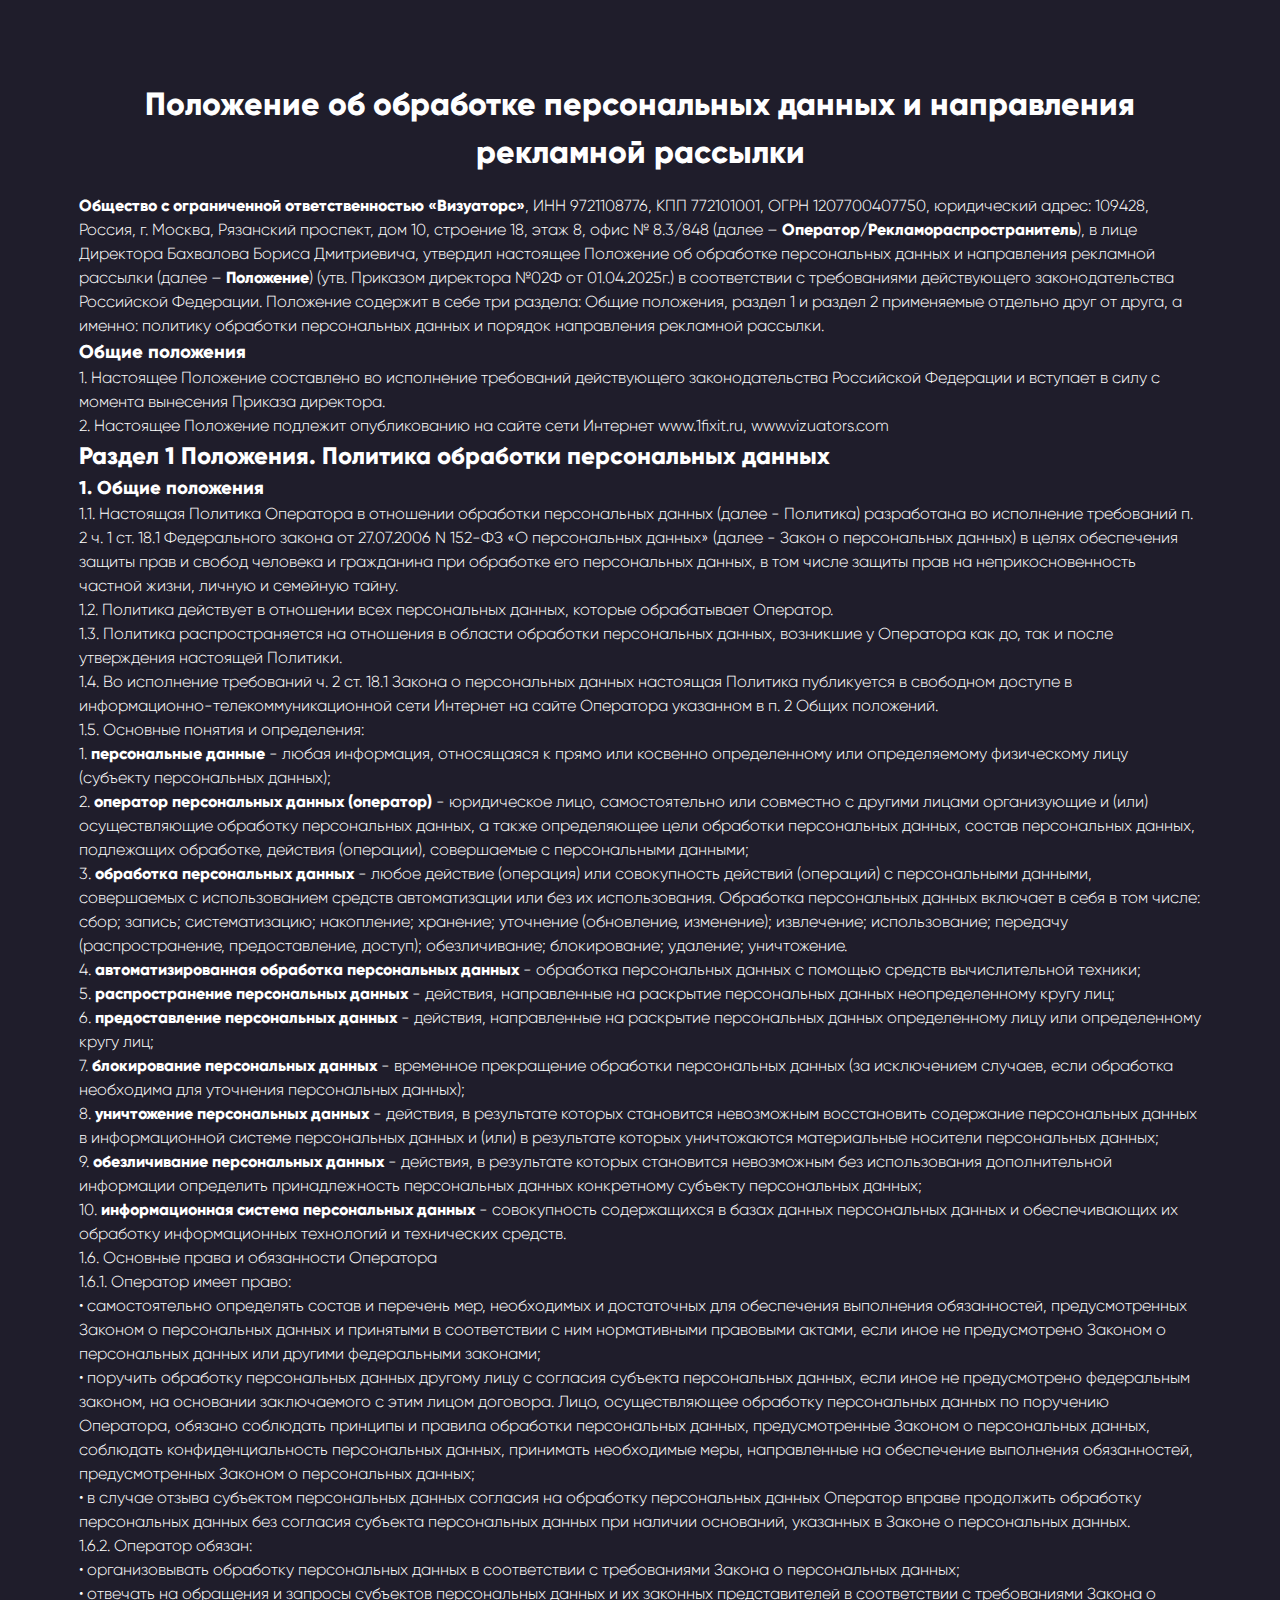
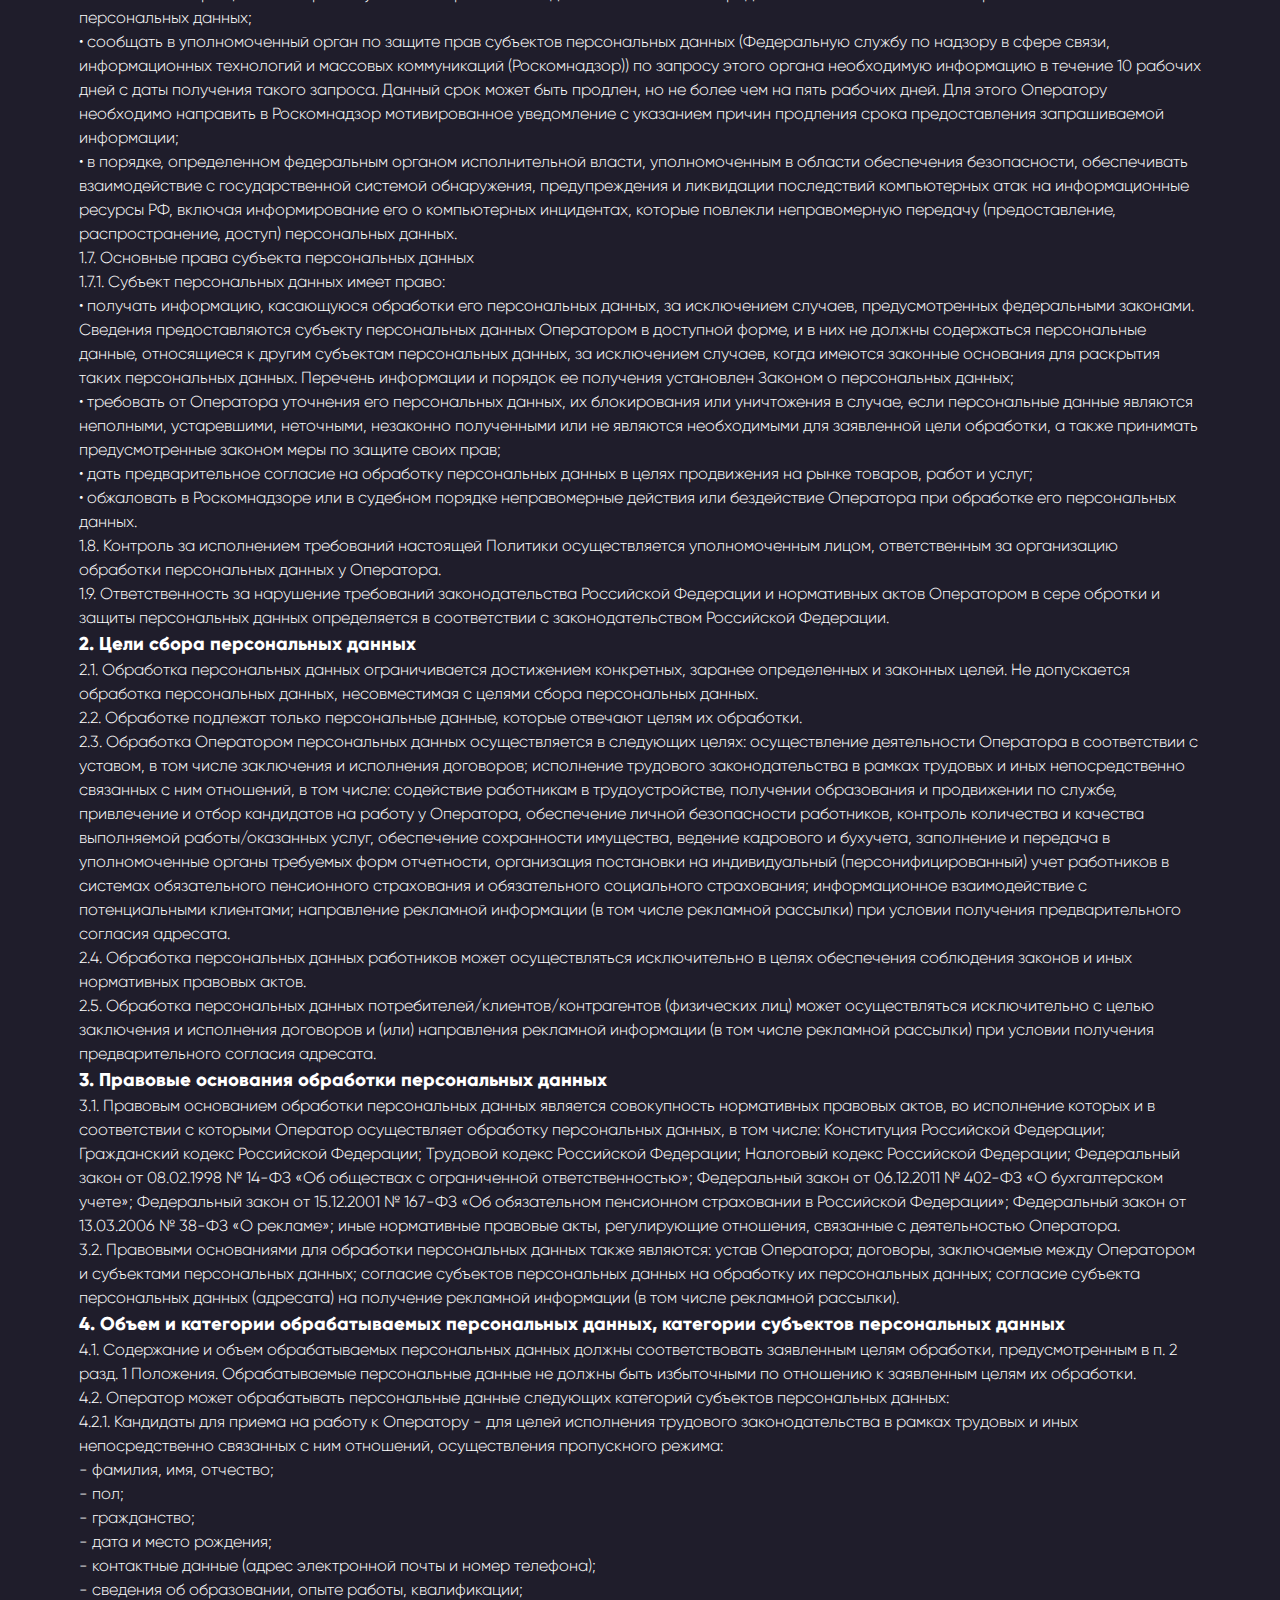
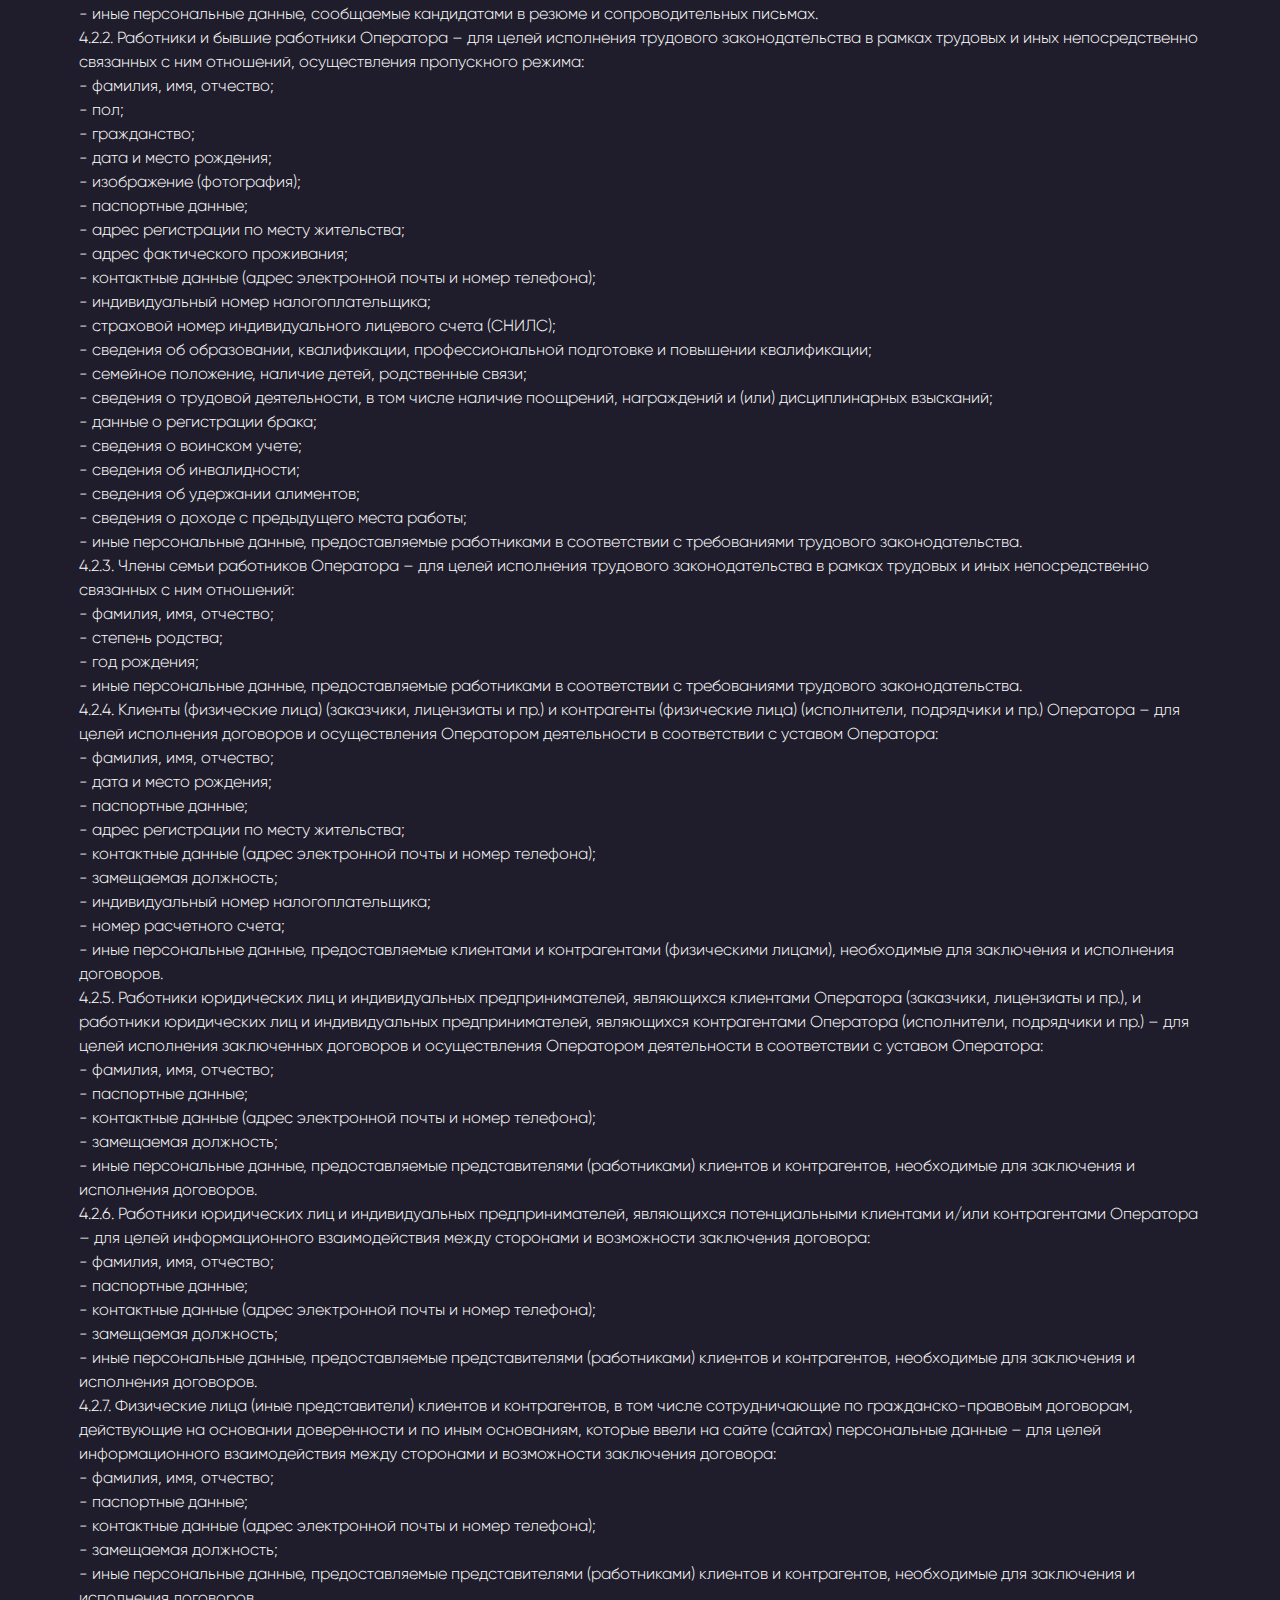
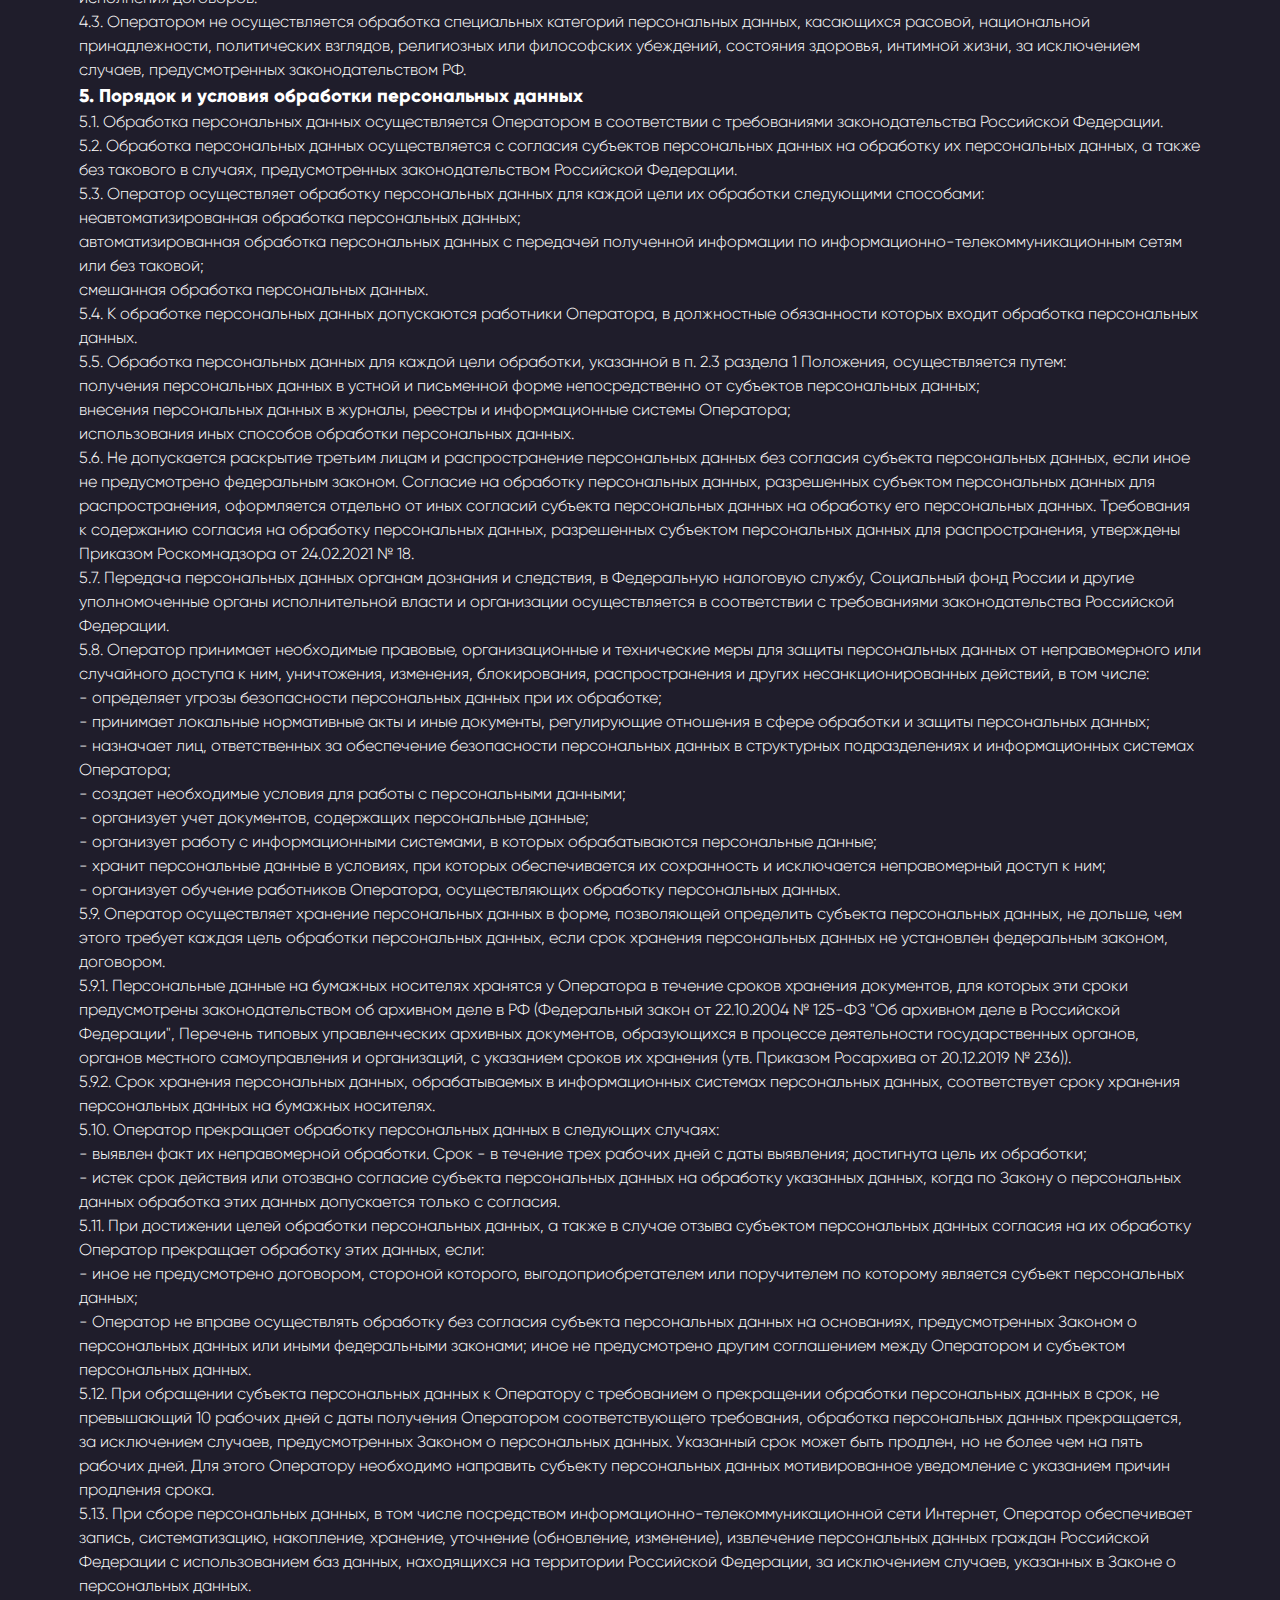
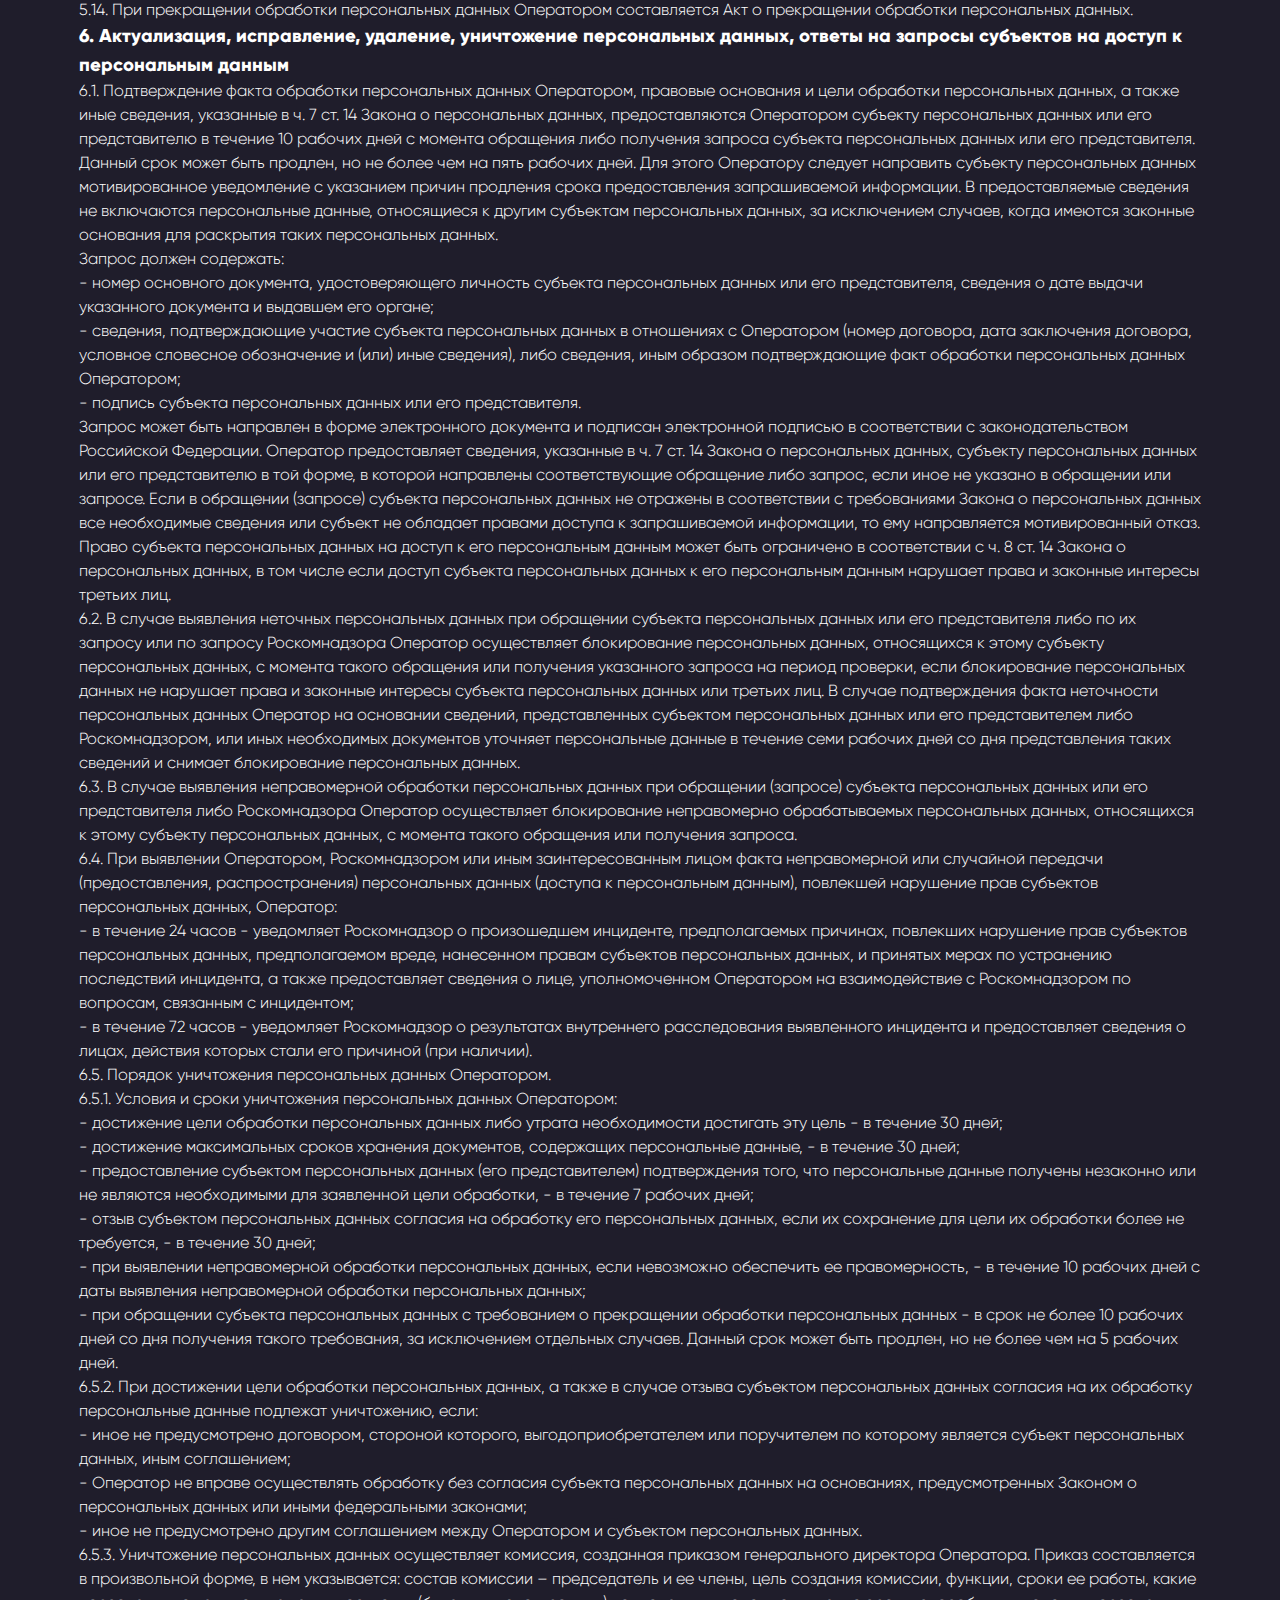
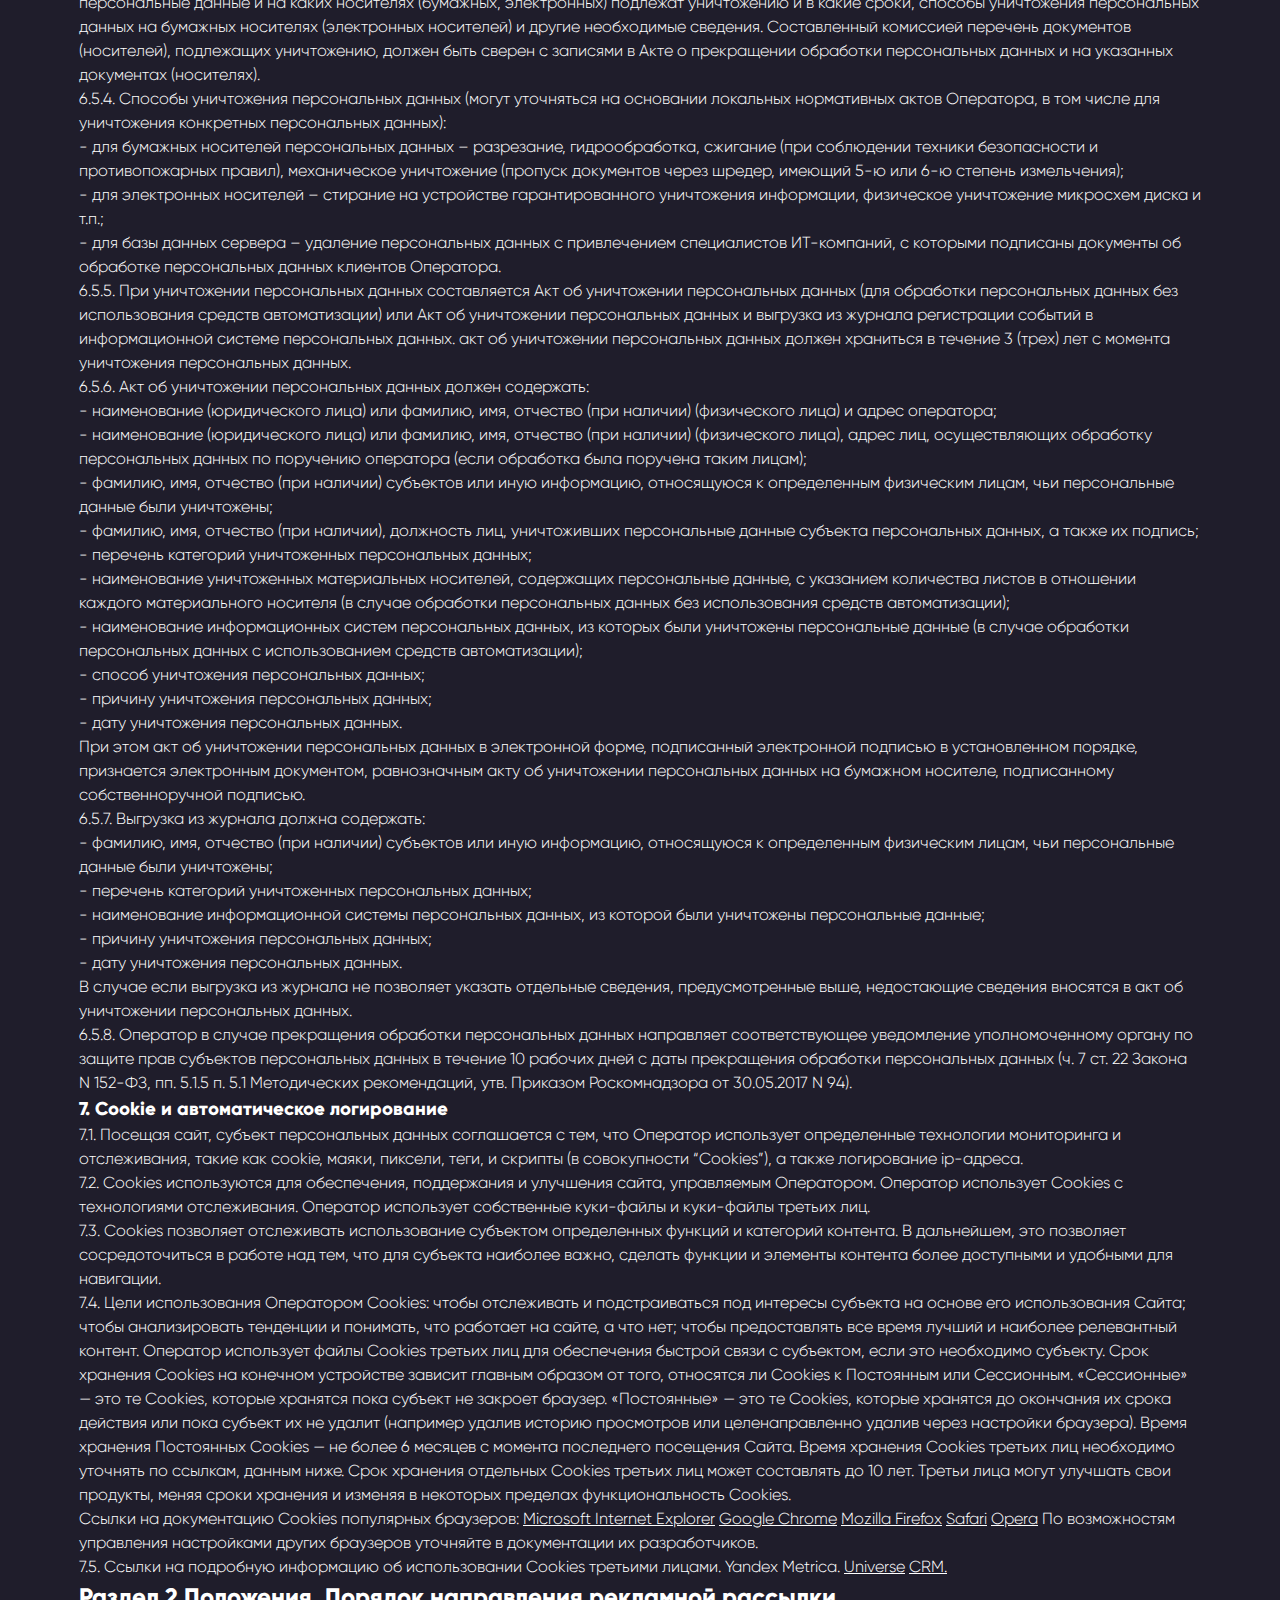
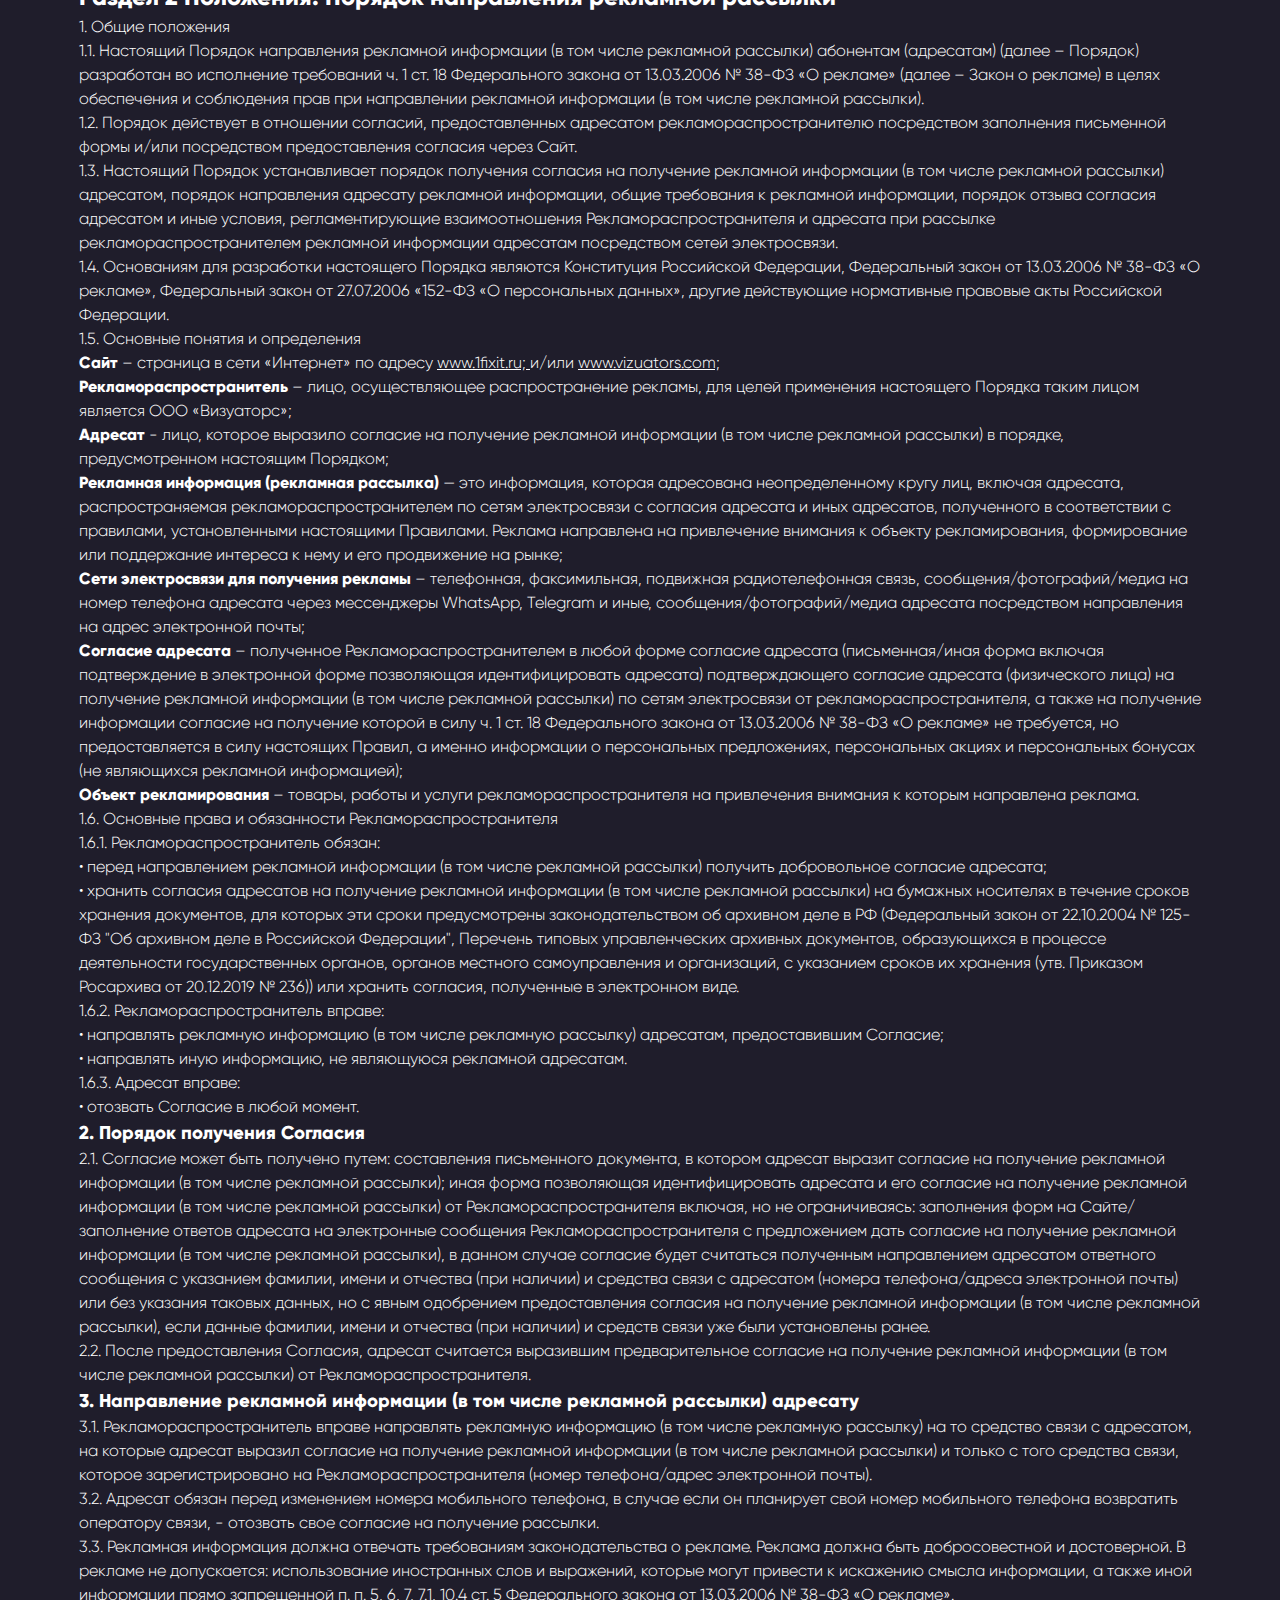
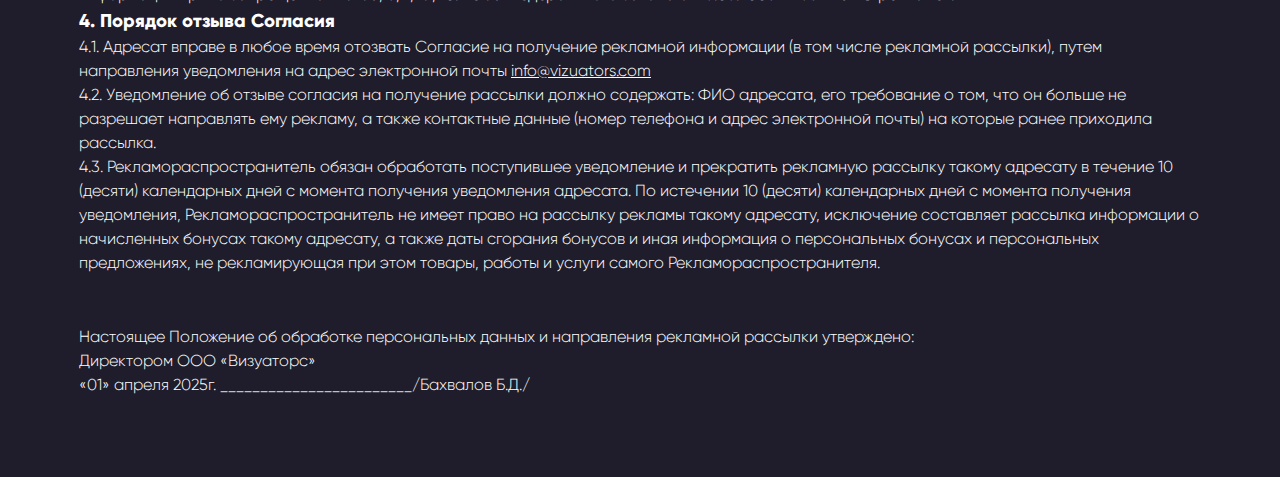
<file: privacy.html>
<!DOCTYPE html>
<html lang="ru">
  <head>
    <meta charset="UTF-8" />
    <meta name="viewport" content="width=device-width, initial-scale=1.0" />
    <meta name="viewport" content="width=device-width, initial-scale=1.0" />
    <link rel="icon" type="image/svg+xml" href="./img/favicon.png" />
    <link rel="icon" type="image/png" href="./img/favicon.png" />
    <link rel="apple-touch-icon" sizes="180x180" href="./img/favicon.png" />
    <link rel="icon" type="image/png" sizes="32x32" href="./img/favicon.png" />
    <link rel="icon" type="image/png" sizes="16x16" href="./img/favicon.png" />
    <link rel="stylesheet" href="css/reset.css" />
    <link rel="stylesheet" href="css/styles.css" />
    <title>Положение конфиденциальности</title>
  </head>
  <body>
    <div class="main-container wrapper">
      <div class="container">
        <div class="title-center">
          <h1>
            Положение об обработке персональных данных и направления рекламной
            рассылки
          </h1>
        </div>
        <p>
          <b>Общество с ограниченной ответственностью «Визуаторс»</b>, ИНН
          9721108776, КПП 772101001, ОГРН 1207700407750, юридический адрес:
          109428, Россия, г. Москва, Рязанский проспект, дом 10, строение 18,
          этаж 8, офис № 8.3/848 (далее –
          <b>Оператор/Рекламораспространитель</b>), в лице Директора Бахвалова
          Бориса Дмитриевича, утвердил настоящее Положение об обработке
          персональных данных и направления рекламной рассылки (далее –
          <b>Положение</b>) (утв. Приказом директора №02Ф от 01.04.2025г.) в
          соответствии с требованиями действующего законодательства Российской
          Федерации. Положение содержит в себе три раздела: Общие положения,
          раздел 1 и раздел 2 применяемые отдельно друг от друга, а именно:
          политику обработки персональных данных и порядок направления рекламной
          рассылки.
        </p>

        <h3>Общие положения</h3>
        <p>
          1. Настоящее Положение составлено во исполнение требований
          действующего законодательства Российской Федерации и вступает в силу с
          момента вынесения Приказа директора.
        </p>
        <p>
          2. Настоящее Положение подлежит опубликованию на сайте сети Интернет
          <a href="https://www.1fixit.ru">www.1fixit.ru</a>,
          <a href="https://www.vizuators.com">www.vizuators.com</a>
        </p>
        <h2>Раздел 1 Положения. Политика обработки персональных данных</h2>
        <h3>1. Общие положения</h3>
        <p>
          1.1. Настоящая Политика Оператора в отношении обработки персональных
          данных (далее - Политика) разработана во исполнение требований п. 2 ч.
          1 ст. 18.1 Федерального закона от 27.07.2006 N 152-ФЗ «О персональных
          данных» (далее - Закон о персональных данных) в целях обеспечения
          защиты прав и свобод человека и гражданина при обработке его
          персональных данных, в том числе защиты прав на неприкосновенность
          частной жизни, личную и семейную тайну.
        </p>
        <p>
          1.2. Политика действует в отношении всех персональных данных, которые
          обрабатывает Оператор.
        </p>
        <p>
          1.3. Политика распространяется на отношения в области обработки
          персональных данных, возникшие у Оператора как до, так и после
          утверждения настоящей Политики.
        </p>
        <p>
          1.4. Во исполнение требований ч. 2 ст. 18.1 Закона о персональных
          данных настоящая Политика публикуется в свободном доступе в
          информационно-телекоммуникационной сети Интернет на сайте Оператора
          указанном в п. 2 Общих положений.
        </p>
        <p>1.5. Основные понятия и определения:</p>
        <ol>
          <li>
            <b>персональные данные</b> - любая информация, относящаяся к прямо
            или косвенно определенному или определяемому физическому лицу
            (субъекту персональных данных);
          </li>
          <li>
            <b>оператор персональных данных (оператор)</b> - юридическое лицо,
            самостоятельно или совместно с другими лицами организующие и (или)
            осуществляющие обработку персональных данных, а также определяющее
            цели обработки персональных данных, состав персональных данных,
            подлежащих обработке, действия (операции), совершаемые с
            персональными данными;
          </li>
          <li>
            <b>обработка персональных данных</b> - любое действие (операция) или
            совокупность действий (операций) с персональными данными,
            совершаемых с использованием средств автоматизации или без их
            использования. Обработка персональных данных включает в себя в том
            числе: сбор; запись; систематизацию; накопление; хранение; уточнение
            (обновление, изменение); извлечение; использование; передачу
            (распространение, предоставление, доступ); обезличивание;
            блокирование; удаление; уничтожение.
          </li>
          <li>
            <b>автоматизированная обработка персональных данных</b> - обработка
            персональных данных с помощью средств вычислительной техники;
          </li>
          <li>
            <b>распространение персональных данных</b> - действия, направленные
            на раскрытие персональных данных неопределенному кругу лиц;
          </li>
          <li>
            <b>предоставление персональных данных</b> - действия, направленные
            на раскрытие персональных данных определенному лицу или
            определенному кругу лиц;
          </li>
          <li>
            <b>блокирование персональных данных</b> - временное прекращение
            обработки персональных данных (за исключением случаев, если
            обработка необходима для уточнения персональных данных);
          </li>
          <li>
            <b>уничтожение персональных данных</b> - действия, в результате
            которых становится невозможным восстановить содержание персональных
            данных в информационной системе персональных данных и (или) в
            результате которых уничтожаются материальные носители персональных
            данных;
          </li>
          <li>
            <b>обезличивание персональных данных</b> - действия, в результате
            которых становится невозможным без использования дополнительной
            информации определить принадлежность персональных данных конкретному
            субъекту персональных данных;
          </li>
          <li>
            <b>информационная система персональных данных</b> - совокупность
            содержащихся в базах данных персональных данных и обеспечивающих их
            обработку информационных технологий и технических средств.
          </li>
        </ol>

        <p>1.6. Основные права и обязанности Оператора</p>
        <p>1.6.1. Оператор имеет право:</p>
        <p>
          • самостоятельно определять состав и перечень мер, необходимых и
          достаточных для обеспечения выполнения обязанностей, предусмотренных
          Законом о персональных данных и принятыми в соответствии с ним
          нормативными правовыми актами, если иное не предусмотрено Законом о
          персональных данных или другими федеральными законами;
        </p>
        <p>
          • поручить обработку персональных данных другому лицу с согласия
          субъекта персональных данных, если иное не предусмотрено федеральным
          законом, на основании заключаемого с этим лицом договора. Лицо,
          осуществляющее обработку персональных данных по поручению Оператора,
          обязано соблюдать принципы и правила обработки персональных данных,
          предусмотренные Законом о персональных данных, соблюдать
          конфиденциальность персональных данных, принимать необходимые меры,
          направленные на обеспечение выполнения обязанностей, предусмотренных
          Законом о персональных данных;
        </p>
        <p>
          • в случае отзыва субъектом персональных данных согласия на обработку
          персональных данных Оператор вправе продолжить обработку персональных
          данных без согласия субъекта персональных данных при наличии
          оснований, указанных в Законе о персональных данных.
        </p>
        <p>1.6.2. Оператор обязан:</p>
        <p>
          • организовывать обработку персональных данных в соответствии с
          требованиями Закона о персональных данных;
        </p>
        <p>
          • отвечать на обращения и запросы субъектов персональных данных и их
          законных представителей в соответствии с требованиями Закона о
          персональных данных;
        </p>
        <p>
          • сообщать в уполномоченный орган по защите прав субъектов
          персональных данных (Федеральную службу по надзору в сфере связи,
          информационных технологий и массовых коммуникаций (Роскомнадзор)) по
          запросу этого органа необходимую информацию в течение 10 рабочих дней
          с даты получения такого запроса. Данный срок может быть продлен, но не
          более чем на пять рабочих дней. Для этого Оператору необходимо
          направить в Роскомнадзор мотивированное уведомление с указанием причин
          продления срока предоставления запрашиваемой информации;
        </p>
        <p>
          • в порядке, определенном федеральным органом исполнительной власти,
          уполномоченным в области обеспечения безопасности, обеспечивать
          взаимодействие с государственной системой обнаружения, предупреждения
          и ликвидации последствий компьютерных атак на информационные ресурсы
          РФ, включая информирование его о компьютерных инцидентах, которые
          повлекли неправомерную передачу (предоставление, распространение,
          доступ) персональных данных.
        </p>
        <p>1.7. Основные права субъекта персональных данных</p>
        <p>1.7.1. Субъект персональных данных имеет право:</p>
        <p>
          • получать информацию, касающуюся обработки его персональных данных,
          за исключением случаев, предусмотренных федеральными законами.
          Сведения предоставляются субъекту персональных данных Оператором в
          доступной форме, и в них не должны содержаться персональные данные,
          относящиеся к другим субъектам персональных данных, за исключением
          случаев, когда имеются законные основания для раскрытия таких
          персональных данных. Перечень информации и порядок ее получения
          установлен Законом о персональных данных;
        </p>
        <p>
          • требовать от Оператора уточнения его персональных данных, их
          блокирования или уничтожения в случае, если персональные данные
          являются неполными, устаревшими, неточными, незаконно полученными или
          не являются необходимыми для заявленной цели обработки, а также
          принимать предусмотренные законом меры по защите своих прав;
        </p>
        <p>
          • дать предварительное согласие на обработку персональных данных в
          целях продвижения на рынке товаров, работ и услуг;
        </p>
        <p>
          • обжаловать в Роскомнадзоре или в судебном порядке неправомерные
          действия или бездействие Оператора при обработке его персональных
          данных.
        </p>
        <p>
          1.8. Контроль за исполнением требований настоящей Политики
          осуществляется уполномоченным лицом, ответственным за организацию
          обработки персональных данных у Оператора.
        </p>
        <p>
          1.9. Ответственность за нарушение требований законодательства
          Российской Федерации и нормативных актов Оператором в сере обротки и
          защиты персональных данных определяется в соответствии с
          законодательством Российской Федерации.
        </p>
        <h3>2. Цели сбора персональных данных</h3>
        <p>
          2.1. Обработка персональных данных ограничивается достижением
          конкретных, заранее определенных и законных целей. Не допускается
          обработка персональных данных, несовместимая с целями сбора
          персональных данных.
        </p>
        <p>
          2.2. Обработке подлежат только персональные данные, которые отвечают
          целям их обработки.
        </p>
        <p>
          2.3. Обработка Оператором персональных данных осуществляется в
          следующих целях: осуществление деятельности Оператора в соответствии с
          уставом, в том числе заключения и исполнения договоров; исполнение
          трудового законодательства в рамках трудовых и иных непосредственно
          связанных с ним отношений, в том числе: содействие работникам в
          трудоустройстве, получении образования и продвижении по службе,
          привлечение и отбор кандидатов на работу у Оператора, обеспечение
          личной безопасности работников, контроль количества и качества
          выполняемой работы/оказанных услуг, обеспечение сохранности имущества,
          ведение кадрового и бухучета, заполнение и передача в уполномоченные
          органы требуемых форм отчетности, организация постановки на
          индивидуальный (персонифицированный) учет работников в системах
          обязательного пенсионного страхования и обязательного социального
          страхования; информационное взаимодействие с потенциальными клиентами;
          направление рекламной информации (в том числе рекламной рассылки) при
          условии получения предварительного согласия адресата.
        </p>
        <p>
          2.4. Обработка персональных данных работников может осуществляться
          исключительно в целях обеспечения соблюдения законов и иных
          нормативных правовых актов.
        </p>
        <p>
          2.5. Обработка персональных данных потребителей/клиентов/контрагентов
          (физических лиц) может осуществляться исключительно с целью заключения
          и исполнения договоров и (или) направления рекламной информации (в том
          числе рекламной рассылки) при условии получения предварительного
          согласия адресата.
        </p>
        <h3>3. Правовые основания обработки персональных данных</h3>
        <p>
          3.1. Правовым основанием обработки персональных данных является
          совокупность нормативных правовых актов, во исполнение которых и в
          соответствии с которыми Оператор осуществляет обработку персональных
          данных, в том числе: Конституция Российской Федерации; Гражданский
          кодекс Российской Федерации; Трудовой кодекс Российской Федерации;
          Налоговый кодекс Российской Федерации; Федеральный закон от 08.02.1998
          № 14-ФЗ «Об обществах с ограниченной ответственностью»; Федеральный
          закон от 06.12.2011 № 402-ФЗ «О бухгалтерском учете»; Федеральный
          закон от 15.12.2001 № 167-ФЗ «Об обязательном пенсионном страховании в
          Российской Федерации»; Федеральный закон от 13.03.2006 № 38-ФЗ «О
          рекламе»; иные нормативные правовые акты, регулирующие отношения,
          связанные с деятельностью Оператора.
        </p>
        <p>
          3.2. Правовыми основаниями для обработки персональных данных также
          являются: устав Оператора; договоры, заключаемые между Оператором и
          субъектами персональных данных; согласие субъектов персональных данных
          на обработку их персональных данных; согласие субъекта персональных
          данных (адресата) на получение рекламной информации (в том числе
          рекламной рассылки).
        </p>
        <h3>
          4. Объем и категории обрабатываемых персональных данных, категории
          субъектов персональных данных
        </h3>
        <p>
          4.1. Содержание и объем обрабатываемых персональных данных должны
          соответствовать заявленным целям обработки, предусмотренным в п. 2
          разд. 1 Положения. Обрабатываемые персональные данные не должны быть
          избыточными по отношению к заявленным целям их обработки.
        </p>
        <p>
          4.2. Оператор может обрабатывать персональные данные следующих
          категорий субъектов персональных данных:
        </p>
        <p>
          4.2.1. Кандидаты для приема на работу к Оператору - для целей
          исполнения трудового законодательства в рамках трудовых и иных
          непосредственно связанных с ним отношений, осуществления пропускного
          режима:
        </p>
        <p>- фамилия, имя, отчество;</p>
        <p>- пол;</p>
        <p>- гражданство;</p>
        <p>- дата и место рождения;</p>
        <p>- контактные данные (адрес электронной почты и номер телефона);</p>
        <p>- сведения об образовании, опыте работы, квалификации;</p>
        <p>
          - иные персональные данные, сообщаемые кандидатами в резюме и
          сопроводительных письмах.
        </p>
        <p>
          4.2.2. Работники и бывшие работники Оператора – для целей исполнения
          трудового законодательства в рамках трудовых и иных непосредственно
          связанных с ним отношений, осуществления пропускного режима:
        </p>
        <p>- фамилия, имя, отчество;</p>
        <p>- пол;</p>
        <p>- гражданство;</p>
        <p>- дата и место рождения;</p>
        <p>- изображение (фотография);</p>
        <p>- паспортные данные;</p>
        <p>- адрес регистрации по месту жительства;</p>
        <p>- адрес фактического проживания;</p>
        <p>- контактные данные (адрес электронной почты и номер телефона);</p>
        <p>- индивидуальный номер налогоплательщика;</p>
        <p>- страховой номер индивидуального лицевого счета (СНИЛС);</p>
        <p>
          - сведения об образовании, квалификации, профессиональной подготовке и
          повышении квалификации;
        </p>
        <p>- семейное положение, наличие детей, родственные связи;</p>
        <p>
          - сведения о трудовой деятельности, в том числе наличие поощрений,
          награждений и (или) дисциплинарных взысканий;
        </p>
        <p>- данные о регистрации брака;</p>
        <p>- сведения о воинском учете;</p>
        <p>- сведения об инвалидности;</p>
        <p>- сведения об удержании алиментов;</p>
        <p>- сведения о доходе с предыдущего места работы;</p>
        <p>
          - иные персональные данные, предоставляемые работниками в соответствии
          с требованиями трудового законодательства.
        </p>
        <p>
          4.2.3. Члены семьи работников Оператора – для целей исполнения
          трудового законодательства в рамках трудовых и иных непосредственно
          связанных с ним отношений:
        </p>
        <p>- фамилия, имя, отчество;</p>
        <p>- степень родства;</p>
        <p>- год рождения;</p>
        <p>
          - иные персональные данные, предоставляемые работниками в соответствии
          с требованиями трудового законодательства.
        </p>
        <p>
          4.2.4. Клиенты (физические лица) (заказчики, лицензиаты и пр.) и
          контрагенты (физические лица) (исполнители, подрядчики и пр.)
          Оператора – для целей исполнения договоров и осуществления Оператором
          деятельности в соответствии с уставом Оператора:
        </p>
        <p>- фамилия, имя, отчество;</p>
        <p>- дата и место рождения;</p>
        <p>- паспортные данные;</p>
        <p>- адрес регистрации по месту жительства;</p>
        <p>- контактные данные (адрес электронной почты и номер телефона);</p>
        <p>- замещаемая должность;</p>
        <p>- индивидуальный номер налогоплательщика;</p>
        <p>- номер расчетного счета;</p>
        <p>
          - иные персональные данные, предоставляемые клиентами и контрагентами
          (физическими лицами), необходимые для заключения и исполнения
          договоров.
        </p>
        <p>
          4.2.5. Работники юридических лиц и индивидуальных предпринимателей,
          являющихся клиентами Оператора (заказчики, лицензиаты и пр.), и
          работники юридических лиц и индивидуальных предпринимателей,
          являющихся контрагентами Оператора (исполнители, подрядчики и пр.) –
          для целей исполнения заключенных договоров и осуществления Оператором
          деятельности в соответствии с уставом Оператора:
        </p>
        <p>- фамилия, имя, отчество;</p>
        <p>- паспортные данные;</p>
        <p>- контактные данные (адрес электронной почты и номер телефона);</p>
        <p>- замещаемая должность;</p>
        <p>
          - иные персональные данные, предоставляемые представителями
          (работниками) клиентов и контрагентов, необходимые для заключения и
          исполнения договоров.
        </p>
        <p>
          4.2.6. Работники юридических лиц и индивидуальных предпринимателей,
          являющихся потенциальными клиентами и/или контрагентами Оператора –
          для целей информационного взаимодействия между сторонами и возможности
          заключения договора:
        </p>
        <p>- фамилия, имя, отчество;</p>
        <p>- паспортные данные;</p>
        <p>- контактные данные (адрес электронной почты и номер телефона);</p>
        <p>- замещаемая должность;</p>
        <p>
          - иные персональные данные, предоставляемые представителями
          (работниками) клиентов и контрагентов, необходимые для заключения и
          исполнения договоров.
        </p>
        <p>
          4.2.7. Физические лица (иные представители) клиентов и контрагентов, в
          том числе сотрудничающие по гражданско-правовым договорам, действующие
          на основании доверенности и по иным основаниям, которые ввели на сайте
          (сайтах) персональные данные – для целей информационного
          взаимодействия между сторонами и возможности заключения договора:
        </p>
        <p>- фамилия, имя, отчество;</p>
        <p>- паспортные данные;</p>
        <p>- контактные данные (адрес электронной почты и номер телефона);</p>
        <p>- замещаемая должность;</p>
        <p>
          - иные персональные данные, предоставляемые представителями
          (работниками) клиентов и контрагентов, необходимые для заключения и
          исполнения договоров.
        </p>
        4.3. Оператором не осуществляется обработка специальных категорий
        персональных данных, касающихся расовой, национальной принадлежности,
        политических взглядов, религиозных или философских убеждений, состояния
        здоровья, интимной жизни, за исключением случаев, предусмотренных
        законодательством РФ.
        <h3>5. Порядок и условия обработки персональных данных</h3>
        <p>
          5.1. Обработка персональных данных осуществляется Оператором в
          соответствии с требованиями законодательства Российской Федерации.
        </p>
        <p>
          5.2. Обработка персональных данных осуществляется с согласия субъектов
          персональных данных на обработку их персональных данных, а также без
          такового в случаях, предусмотренных законодательством Российской
          Федерации.
        </p>
        <p>
          5.3. Оператор осуществляет обработку персональных данных для каждой
          цели их обработки следующими способами:
        </p>
        <p>неавтоматизированная обработка персональных данных;</p>
        <p>
          автоматизированная обработка персональных данных с передачей
          полученной информации по информационно-телекоммуникационным сетям или
          без таковой;
        </p>
        <p>смешанная обработка персональных данных.</p>
        <p>
          5.4. К обработке персональных данных допускаются работники Оператора,
          в должностные обязанности которых входит обработка персональных
          данных.
        </p>
        <p>
          5.5. Обработка персональных данных для каждой цели обработки,
          указанной в п. 2.3 раздела 1 Положения, осуществляется путем:
        </p>
        <p>
          получения персональных данных в устной и письменной форме
          непосредственно от субъектов персональных данных;
        </p>
        <p>
          внесения персональных данных в журналы, реестры и информационные
          системы Оператора;
        </p>
        <p>использования иных способов обработки персональных данных.</p>
        <p>
          5.6. Не допускается раскрытие третьим лицам и распространение
          персональных данных без согласия субъекта персональных данных, если
          иное не предусмотрено федеральным законом. Согласие на обработку
          персональных данных, разрешенных субъектом персональных данных для
          распространения, оформляется отдельно от иных согласий субъекта
          персональных данных на обработку его персональных данных. Требования к
          содержанию согласия на обработку персональных данных, разрешенных
          субъектом персональных данных для распространения, утверждены Приказом
          Роскомнадзора от 24.02.2021 № 18.
        </p>
        <p>
          5.7. Передача персональных данных органам дознания и следствия, в
          Федеральную налоговую службу, Социальный фонд России и другие
          уполномоченные органы исполнительной власти и организации
          осуществляется в соответствии с требованиями законодательства
          Российской Федерации.
        </p>
        <p>
          5.8. Оператор принимает необходимые правовые, организационные и
          технические меры для защиты персональных данных от неправомерного или
          случайного доступа к ним, уничтожения, изменения, блокирования,
          распространения и других несанкционированных действий, в том числе:
        </p>
        <p>
          - определяет угрозы безопасности персональных данных при их обработке;
        </p>
        <p>
          - принимает локальные нормативные акты и иные документы, регулирующие
          отношения в сфере обработки и защиты персональных данных;
        </p>
        <p>
          - назначает лиц, ответственных за обеспечение безопасности
          персональных данных в структурных подразделениях и информационных
          системах Оператора;
        </p>
        <p>- создает необходимые условия для работы с персональными данными;</p>
        <p>- организует учет документов, содержащих персональные данные;</p>
        <p>
          - организует работу с информационными системами, в которых
          обрабатываются персональные данные;
        </p>
        <p>
          - хранит персональные данные в условиях, при которых обеспечивается их
          сохранность и исключается неправомерный доступ к ним;
        </p>
        <p>
          - организует обучение работников Оператора, осуществляющих обработку
          персональных данных.
        </p>
        <p>
          5.9. Оператор осуществляет хранение персональных данных в форме,
          позволяющей определить субъекта персональных данных, не дольше, чем
          этого требует каждая цель обработки персональных данных, если срок
          хранения персональных данных не установлен федеральным законом,
          договором.
        </p>
        <p>
          5.9.1. Персональные данные на бумажных носителях хранятся у Оператора
          в течение сроков хранения документов, для которых эти сроки
          предусмотрены законодательством об архивном деле в РФ (Федеральный
          закон от 22.10.2004 № 125-ФЗ "Об архивном деле в Российской
          Федерации", Перечень типовых управленческих архивных документов,
          образующихся в процессе деятельности государственных органов, органов
          местного самоуправления и организаций, с указанием сроков их хранения
          (утв. Приказом Росархива от 20.12.2019 № 236)).
        </p>
        <p>
          5.9.2. Срок хранения персональных данных, обрабатываемых в
          информационных системах персональных данных, соответствует сроку
          хранения персональных данных на бумажных носителях.
        </p>
        <p>
          5.10. Оператор прекращает обработку персональных данных в следующих
          случаях:
        </p>
        <p>
          - выявлен факт их неправомерной обработки. Срок - в течение трех
          рабочих дней с даты выявления; достигнута цель их обработки;
        </p>
        <p>
          - истек срок действия или отозвано согласие субъекта персональных
          данных на обработку указанных данных, когда по Закону о персональных
          данных обработка этих данных допускается только с согласия.
        </p>
        <p>
          5.11. При достижении целей обработки персональных данных, а также в
          случае отзыва субъектом персональных данных согласия на их обработку
          Оператор прекращает обработку этих данных, если:
        </p>
        <p>
          - иное не предусмотрено договором, стороной которого,
          выгодоприобретателем или поручителем по которому является субъект
          персональных данных;
        </p>
        <p>
          - Оператор не вправе осуществлять обработку без согласия субъекта
          персональных данных на основаниях, предусмотренных Законом о
          персональных данных или иными федеральными законами; иное не
          предусмотрено другим соглашением между Оператором и субъектом
          персональных данных.
        </p>
        <p>
          5.12. При обращении субъекта персональных данных к Оператору с
          требованием о прекращении обработки персональных данных в срок, не
          превышающий 10 рабочих дней с даты получения Оператором
          соответствующего требования, обработка персональных данных
          прекращается, за исключением случаев, предусмотренных Законом о
          персональных данных. Указанный срок может быть продлен, но не более
          чем на пять рабочих дней. Для этого Оператору необходимо направить
          субъекту персональных данных мотивированное уведомление с указанием
          причин продления срока.
        </p>
        <p>
          5.13. При сборе персональных данных, в том числе посредством
          информационно-телекоммуникационной сети Интернет, Оператор
          обеспечивает запись, систематизацию, накопление, хранение, уточнение
          (обновление, изменение), извлечение персональных данных граждан
          Российской Федерации с использованием баз данных, находящихся на
          территории Российской Федерации, за исключением случаев, указанных в
          Законе о персональных данных.
        </p>
        <p>
          5.14. При прекращении обработки персональных данных Оператором
          составляется Акт о прекращении обработки персональных данных.
        </p>
        <h3>
          6. Актуализация, исправление, удаление, уничтожение персональных
          данных, ответы на запросы субъектов на доступ к персональным данным
        </h3>
        <p>
          6.1. Подтверждение факта обработки персональных данных Оператором,
          правовые основания и цели обработки персональных данных, а также иные
          сведения, указанные в ч. 7 ст. 14 Закона о персональных данных,
          предоставляются Оператором субъекту персональных данных или его
          представителю в течение 10 рабочих дней с момента обращения либо
          получения запроса субъекта персональных данных или его представителя.
          Данный срок может быть продлен, но не более чем на пять рабочих дней.
          Для этого Оператору следует направить субъекту персональных данных
          мотивированное уведомление с указанием причин продления срока
          предоставления запрашиваемой информации. В предоставляемые сведения не
          включаются персональные данные, относящиеся к другим субъектам
          персональных данных, за исключением случаев, когда имеются законные
          основания для раскрытия таких персональных данных.
        </p>
        <p>Запрос должен содержать:</p>
        <p>
          - номер основного документа, удостоверяющего личность субъекта
          персональных данных или его представителя, сведения о дате выдачи
          указанного документа и выдавшем его органе;
        </p>
        <p>
          - сведения, подтверждающие участие субъекта персональных данных в
          отношениях с Оператором (номер договора, дата заключения договора,
          условное словесное обозначение и (или) иные сведения), либо сведения,
          иным образом подтверждающие факт обработки персональных данных
          Оператором;
        </p>
        <p>- подпись субъекта персональных данных или его представителя.</p>
        <p>
          Запрос может быть направлен в форме электронного документа и подписан
          электронной подписью в соответствии с законодательством Российской
          Федерации. Оператор предоставляет сведения, указанные в ч. 7 ст. 14
          Закона о персональных данных, субъекту персональных данных или его
          представителю в той форме, в которой направлены соответствующие
          обращение либо запрос, если иное не указано в обращении или запросе.
          Если в обращении (запросе) субъекта персональных данных не отражены в
          соответствии с требованиями Закона о персональных данных все
          необходимые сведения или субъект не обладает правами доступа к
          запрашиваемой информации, то ему направляется мотивированный отказ.
          Право субъекта персональных данных на доступ к его персональным данным
          может быть ограничено в соответствии с ч. 8 ст. 14 Закона о
          персональных данных, в том числе если доступ субъекта персональных
          данных к его персональным данным нарушает права и законные интересы
          третьих лиц.
        </p>
        <p>
          6.2. В случае выявления неточных персональных данных при обращении
          субъекта персональных данных или его представителя либо по их запросу
          или по запросу Роскомнадзора Оператор осуществляет блокирование
          персональных данных, относящихся к этому субъекту персональных данных,
          с момента такого обращения или получения указанного запроса на период
          проверки, если блокирование персональных данных не нарушает права и
          законные интересы субъекта персональных данных или третьих лиц. В
          случае подтверждения факта неточности персональных данных Оператор на
          основании сведений, представленных субъектом персональных данных или
          его представителем либо Роскомнадзором, или иных необходимых
          документов уточняет персональные данные в течение семи рабочих дней со
          дня представления таких сведений и снимает блокирование персональных
          данных.
        </p>
        <p>
          6.3. В случае выявления неправомерной обработки персональных данных
          при обращении (запросе) субъекта персональных данных или его
          представителя либо Роскомнадзора Оператор осуществляет блокирование
          неправомерно обрабатываемых персональных данных, относящихся к этому
          субъекту персональных данных, с момента такого обращения или получения
          запроса.
        </p>
        <p>
          6.4. При выявлении Оператором, Роскомнадзором или иным
          заинтересованным лицом факта неправомерной или случайной передачи
          (предоставления, распространения) персональных данных (доступа к
          персональным данным), повлекшей нарушение прав субъектов персональных
          данных, Оператор:
        </p>
        <p>
          - в течение 24 часов - уведомляет Роскомнадзор о произошедшем
          инциденте, предполагаемых причинах, повлекших нарушение прав субъектов
          персональных данных, предполагаемом вреде, нанесенном правам субъектов
          персональных данных, и принятых мерах по устранению последствий
          инцидента, а также предоставляет сведения о лице, уполномоченном
          Оператором на взаимодействие с Роскомнадзором по вопросам, связанным с
          инцидентом;
        </p>
        <p>
          - в течение 72 часов - уведомляет Роскомнадзор о результатах
          внутреннего расследования выявленного инцидента и предоставляет
          сведения о лицах, действия которых стали его причиной (при наличии).
        </p>
        <p>6.5. Порядок уничтожения персональных данных Оператором.</p>
        <p>
          6.5.1. Условия и сроки уничтожения персональных данных Оператором:
        </p>
        <p>
          - достижение цели обработки персональных данных либо утрата
          необходимости достигать эту цель - в течение 30 дней;
        </p>
        <p>
          - достижение максимальных сроков хранения документов, содержащих
          персональные данные, - в течение 30 дней;
        </p>
        <p>
          - предоставление субъектом персональных данных (его представителем)
          подтверждения того, что персональные данные получены незаконно или не
          являются необходимыми для заявленной цели обработки, - в течение 7
          рабочих дней;
        </p>
        <p>
          - отзыв субъектом персональных данных согласия на обработку его
          персональных данных, если их сохранение для цели их обработки более не
          требуется, - в течение 30 дней;
        </p>
        <p>
          - при выявлении неправомерной обработки персональных данных, если
          невозможно обеспечить ее правомерность, - в течение 10 рабочих дней с
          даты выявления неправомерной обработки персональных данных;
        </p>
        <p>
          - при обращении субъекта персональных данных с требованием о
          прекращении обработки персональных данных - в срок не более 10 рабочих
          дней со дня получения такого требования, за исключением отдельных
          случаев. Данный срок может быть продлен, но не более чем на 5 рабочих
          дней.
        </p>
        <p>
          6.5.2. При достижении цели обработки персональных данных, а также в
          случае отзыва субъектом персональных данных согласия на их обработку
          персональные данные подлежат уничтожению, если:
        </p>
        <p>
          - иное не предусмотрено договором, стороной которого,
          выгодоприобретателем или поручителем по которому является субъект
          персональных данных, иным соглашением;
        </p>
        <p>
          - Оператор не вправе осуществлять обработку без согласия субъекта
          персональных данных на основаниях, предусмотренных Законом о
          персональных данных или иными федеральными законами;
        </p>
        <p>
          - иное не предусмотрено другим соглашением между Оператором и
          субъектом персональных данных.
        </p>
        <p>
          6.5.3. Уничтожение персональных данных осуществляет комиссия,
          созданная приказом генерального директора Оператора. Приказ
          составляется в произвольной форме, в нем указывается: состав комиссии
          – председатель и ее члены, цель создания комиссии, функции, сроки ее
          работы, какие персональные данные и на каких носителях (бумажных,
          электронных) подлежат уничтожению и в какие сроки, способы уничтожения
          персональных данных на бумажных носителях (электронных носителей) и
          другие необходимые сведения. Составленный комиссией перечень
          документов (носителей), подлежащих уничтожению, должен быть сверен с
          записями в Акте о прекращении обработки персональных данных и на
          указанных документах (носителях).
        </p>
        <p>
          6.5.4. Способы уничтожения персональных данных (могут уточняться на
          основании локальных нормативных актов Оператора, в том числе для
          уничтожения конкретных персональных данных):
        </p>
        <p>
          - для бумажных носителей персональных данных – разрезание,
          гидрообработка, сжигание (при соблюдении техники безопасности и
          противопожарных правил), механическое уничтожение (пропуск документов
          через шредер, имеющий 5-ю или 6-ю степень измельчения);
        </p>
        <p>
          - для электронных носителей – стирание на устройстве гарантированного
          уничтожения информации, физическое уничтожение микросхем диска и т.п.;
        </p>
        <p>
          - для базы данных сервера – удаление персональных данных с
          привлечением специалистов ИТ-компаний, с которыми подписаны документы
          об обработке персональных данных клиентов Оператора.
        </p>
        <p>
          6.5.5. При уничтожении персональных данных составляется Акт об
          уничтожении персональных данных (для обработки персональных данных без
          использования средств автоматизации) или Акт об уничтожении
          персональных данных и выгрузка из журнала регистрации событий в
          информационной системе персональных данных. акт об уничтожении
          персональных данных должен храниться в течение 3 (трех) лет с момента
          уничтожения персональных данных.
        </p>
        <p>6.5.6. Акт об уничтожении персональных данных должен содержать:</p>
        <p>
          - наименование (юридического лица) или фамилию, имя, отчество (при
          наличии) (физического лица) и адрес оператора;
        </p>
        <p>
          - наименование (юридического лица) или фамилию, имя, отчество (при
          наличии) (физического лица), адрес лиц, осуществляющих обработку
          персональных данных по поручению оператора (если обработка была
          поручена таким лицам);
        </p>
        <p>
          - фамилию, имя, отчество (при наличии) субъектов или иную информацию,
          относящуюся к определенным физическим лицам, чьи персональные данные
          были уничтожены;
        </p>
        <p>
          - фамилию, имя, отчество (при наличии), должность лиц, уничтоживших
          персональные данные субъекта персональных данных, а также их подпись;
        </p>
        <p>- перечень категорий уничтоженных персональных данных;</p>
        <p>
          - наименование уничтоженных материальных носителей, содержащих
          персональные данные, с указанием количества листов в отношении каждого
          материального носителя (в случае обработки персональных данных без
          использования средств автоматизации);
        </p>
        <p>
          - наименование информационных систем персональных данных, из которых
          были уничтожены персональные данные (в случае обработки персональных
          данных с использованием средств автоматизации);
        </p>
        <p>- способ уничтожения персональных данных;</p>
        <p>- причину уничтожения персональных данных;</p>
        <p>- дату уничтожения персональных данных.</p>
        <p>
          При этом акт об уничтожении персональных данных в электронной форме,
          подписанный электронной подписью в установленном порядке, признается
          электронным документом, равнозначным акту об уничтожении персональных
          данных на бумажном носителе, подписанному собственноручной подписью.
        </p>
        <p>6.5.7. Выгрузка из журнала должна содержать:</p>
        <p>
          - фамилию, имя, отчество (при наличии) субъектов или иную информацию,
          относящуюся к определенным физическим лицам, чьи персональные данные
          были уничтожены;
        </p>
        <p>- перечень категорий уничтоженных персональных данных;</p>
        <p>
          - наименование информационной системы персональных данных, из которой
          были уничтожены персональные данные;
        </p>
        <p>- причину уничтожения персональных данных;</p>
        <p>- дату уничтожения персональных данных.</p>
        <p>
          В случае если выгрузка из журнала не позволяет указать отдельные
          сведения, предусмотренные выше, недостающие сведения вносятся в акт об
          уничтожении персональных данных.
        </p>
        <p>
          6.5.8. Оператор в случае прекращения обработки персональных данных
          направляет соответствующее уведомление уполномоченному органу по
          защите прав субъектов персональных данных в течение 10 рабочих дней с
          даты прекращения обработки персональных данных (ч. 7 ст. 22 Закона N
          152-ФЗ, пп. 5.1.5 п. 5.1 Методических рекомендаций, утв. Приказом
          Роскомнадзора от 30.05.2017 N 94).
        </p>
        <h3>7. Cookie и автоматическое логирование</h3>
        <p>
          7.1. Посещая сайт, субъект персональных данных соглашается с тем, что
          Оператор использует определенные технологии мониторинга и
          отслеживания, такие как cookie, маяки, пиксели, теги, и скрипты (в
          совокупности “Cookies”), а также логирование ip-адреса.
        </p>
        <p>
          7.2. Cookies используются для обеспечения, поддержания и улучшения
          сайта, управляемым Оператором. Оператор использует Cookies с
          технологиями отслеживания. Оператор использует собственные куки-файлы
          и куки-файлы третьих лиц.
        </p>
        <p>
          7.3. Cookies позволяет отслеживать использование субъектом
          определенных функций и категорий контента. В дальнейшем, это позволяет
          сосредоточиться в работе над тем, что для субъекта наиболее важно,
          сделать функции и элементы контента более доступными и удобными для
          навигации.
        </p>
        <p>
          7.4. Цели использования Оператором Cookies: чтобы отслеживать и
          подстраиваться под интересы субъекта на основе его использования
          Сайта; чтобы анализировать тенденции и понимать, что работает на
          сайте, а что нет; чтобы предоставлять все время лучший и наиболее
          релевантный контент. Оператор использует файлы Сookies третьих лиц для
          обеспечения быстрой связи с субъектом, если это необходимо субъекту.
          Срок хранения Cookies на конечном устройстве зависит главным образом
          от того, относятся ли Cookies к Постоянным или Сессионным.
          «Сессионные» — это те Cookies, которые хранятся пока субъект не
          закроет браузер. «Постоянные» — это те Cookies, которые хранятся до
          окончания их срока действия или пока субъект их не удалит (например
          удалив историю просмотров или целенаправленно удалив через настройки
          браузера). Время хранения Постоянных Cookies — не более 6 месяцев с
          момента последнего посещения Сайта. Время хранения Cookies третьих лиц
          необходимо уточнять по ссылкам, данным ниже. Срок хранения отдельных
          Cookies третьих лиц может составлять до 10 лет. Третьи лица могут
          улучшать свои продукты, меняя сроки хранения и изменяя в некоторых
          пределах функциональность Cookies.
        </p>
        <p>
          Ссылки на документацию Cookies популярных браузеров:
          <a
            style="text-decoration: underline"
            href="https://support.microsoft.com/ru-ru/topic/%D0%BE%D0%BF%D0%B8%D1%81%D0%B0%D0%BD%D0%B8%D0%B5-%D1%84%D0%B0%D0%B9%D0%BB%D0%BE%D0%B2-cookie-ad01aa7e-66c9-8ab2-7898-6652c100999d"
            target="_blank"
            >Microsoft Internet Explorer</a
          >
          <a
            style="text-decoration: underline"
            href="https://support.google.com/chrome/answer/95647?hl=ru&co=GENIE.Platform%3DDesktop"
            target="_blank"
            >Google Chrome</a
          >
          <a
            style="text-decoration: underline"
            href="https://support.mozilla.org/ru/kb/kuki-informaciya-kotoruyu-veb-sajty-hranyat-na-vas"
            target="_blank"
            >Mozilla Firefox</a
          >
          <a
            style="text-decoration: underline"
            href="https://support.apple.com/ru-ru/guide/safari/welcome/mac"
            target="_blank"
            >Safari</a
          >
          <a
            style="text-decoration: underline"
            href="https://blogs.opera.com/news/2015/08/how-to-manage-cookies-in-opera/"
            target="_blank"
            >Opera</a
          >
          По возможностям управления настройками других браузеров уточняйте в
          документации их разработчиков.
        </p>
        <p>
          7.5. Ссылки на подробную информацию об использовании Cookies третьими
          лицами. Yandex Metrica.
          <a
            style="text-decoration: underline"
            href="https://yandex.com/support/metrica/general/cookie-usage.html"
            >Universe</a
          >
          <a
            style="text-decoration: underline"
            href="https://universe-crm.ru/privacy-policy/"
            >CRM.
          </a>
        </p>
        <h2>Раздел 2 Положения. Порядок направления рекламной рассылки</h2>
        <p>1. Общие положения</p>
        <p>
          1.1. Настоящий Порядок направления рекламной информации (в том числе
          рекламной рассылки) абонентам (адресатам) (далее – Порядок) разработан
          во исполнение требований ч. 1 ст. 18 Федерального закона от 13.03.2006
          № 38-ФЗ «О рекламе» (далее – Закон о рекламе) в целях обеспечения и
          соблюдения прав при направлении рекламной информации (в том числе
          рекламной рассылки).
        </p>
        <p>
          1.2. Порядок действует в отношении согласий, предоставленных адресатом
          рекламораспространителю посредством заполнения письменной формы и/или
          посредством предоставления согласия через Сайт.
        </p>
        <p>
          1.3. Настоящий Порядок устанавливает порядок получения согласия на
          получение рекламной информации (в том числе рекламной рассылки)
          адресатом, порядок направления адресату рекламной информации, общие
          требования к рекламной информации, порядок отзыва согласия адресатом и
          иные условия, регламентирующие взаимоотношения Рекламораспространителя
          и адресата при рассылке рекламораспространителем рекламной информации
          адресатам посредством сетей электросвязи.
        </p>
        <p>
          1.4. Основаниям для разработки настоящего Порядка являются Конституция
          Российской Федерации, Федеральный закон от 13.03.2006 № 38-ФЗ «О
          рекламе», Федеральный закон от 27.07.2006 «152-ФЗ «О персональных
          данных», другие действующие нормативные правовые акты Российской
          Федерации.
        </p>
        <p>1.5. Основные понятия и определения</p>
        <p>
          <b>Сайт</b> – страница в сети «Интернет» по адресу
          <a style="text-decoration: underline" href="www.1fixit.ru"
            >www.1fixit.ru;
          </a>
          и/или
          <a style="text-decoration: underline" href="www.vizuators.com"
            >www.vizuators.com;
          </a>
        </p>
        <p>
          <b>Рекламораспространитель</b> – лицо, осуществляющее распространение
          рекламы, для целей применения настоящего Порядка таким лицом является
          ООО «Визуаторс»;
        </p>
        <p>
          <b>Адресат</b> - лицо, которое выразило согласие на получение
          рекламной информации (в том числе рекламной рассылки) в порядке,
          предусмотренном настоящим Порядком;
        </p>
        <p>
          <b>Рекламная информация (рекламная рассылка)</b> — это информация,
          которая адресована неопределенному кругу лиц, включая адресата,
          распространяемая рекламораспространителем по сетям электросвязи с
          согласия адресата и иных адресатов, полученного в соответствии с
          правилами, установленными настоящими Правилами. Реклама направлена на
          привлечение внимания к объекту рекламирования, формирование или
          поддержание интереса к нему и его продвижение на рынке;
        </p>
        <p>
          <b>Сети электросвязи для получения рекламы</b> – телефонная,
          факсимильная, подвижная радиотелефонная связь,
          сообщения/фотографий/медиа на номер телефона адресата через
          мессенджеры WhatsApp, Telegram и иные, сообщения/фотографий/медиа
          адресата посредством направления на адрес электронной почты;
        </p>
        <p>
          <b>Согласие адресата</b> – полученное Рекламораспространителем в любой
          форме согласие адресата (письменная/иная форма включая подтверждение в
          электронной форме позволяющая идентифицировать адресата)
          подтверждающего согласие адресата (физического лица) на получение
          рекламной информации (в том числе рекламной рассылки) по сетям
          электросвязи от рекламораспространителя, а также на получение
          информации согласие на получение которой в силу ч. 1 ст. 18
          Федерального закона от 13.03.2006 № 38-ФЗ «О рекламе» не требуется, но
          предоставляется в силу настоящих Правил, а именно информации о
          персональных предложениях, персональных акциях и персональных бонусах
          (не являющихся рекламной информацией);
        </p>
        <p>
          <b>Объект рекламирования</b> – товары, работы и услуги
          рекламораспространителя на привлечения внимания к которым направлена
          реклама.
        </p>
        <p>1.6. Основные права и обязанности Рекламораспространителя</p>
        <p>1.6.1. Рекламораспространитель обязан:</p>
        <p>
          • перед направлением рекламной информации (в том числе рекламной
          рассылки) получить добровольное согласие адресата;
        </p>
        <p>
          • хранить согласия адресатов на получение рекламной информации (в том
          числе рекламной рассылки) на бумажных носителях в течение сроков
          хранения документов, для которых эти сроки предусмотрены
          законодательством об архивном деле в РФ (Федеральный закон от
          22.10.2004 № 125-ФЗ "Об архивном деле в Российской Федерации",
          Перечень типовых управленческих архивных документов, образующихся в
          процессе деятельности государственных органов, органов местного
          самоуправления и организаций, с указанием сроков их хранения (утв.
          Приказом Росархива от 20.12.2019 № 236)) или хранить согласия,
          полученные в электронном виде.
        </p>
        <p>1.6.2. Рекламораспространитель вправе:</p>
        <p>
          • направлять рекламную информацию (в том числе рекламную рассылку)
          адресатам, предоставившим Согласие;
        </p>
        <p>• направлять иную информацию, не являющуюся рекламной адресатам.</p>
        <p>1.6.3. Адресат вправе:</p>
        <p>• отозвать Согласие в любой момент.</p>
        <h3>2. Порядок получения Согласия</h3>
        <p>
          2.1. Согласие может быть получено путем: составления письменного
          документа, в котором адресат выразит согласие на получение рекламной
          информации (в том числе рекламной рассылки); иная форма позволяющая
          идентифицировать адресата и его согласие на получение рекламной
          информации (в том числе рекламной рассылки) от Рекламораспространителя
          включая, но не ограничиваясь: заполнения форм на Сайте/заполнение
          ответов адресата на электронные сообщения Рекламораспространителя с
          предложением дать согласие на получение рекламной информации (в том
          числе рекламной рассылки), в данном случае согласие будет считаться
          полученным направлением адресатом ответного сообщения с указанием
          фамилии, имени и отчества (при наличии) и средства связи с адресатом
          (номера телефона/адреса электронной почты) или без указания таковых
          данных, но с явным одобрением предоставления согласия на получение
          рекламной информации (в том числе рекламной рассылки), если данные
          фамилии, имени и отчества (при наличии) и средств связи уже были
          установлены ранее.
        </p>
        <p>
          2.2. После предоставления Согласия, адресат считается выразившим
          предварительное согласие на получение рекламной информации (в том
          числе рекламной рассылки) от Рекламораспространителя.
        </p>
        <h3>
          3. Направление рекламной информации (в том числе рекламной рассылки)
          адресату
        </h3>
        <p>
          3.1. Рекламораспространитель вправе направлять рекламную информацию (в
          том числе рекламную рассылку) на то средство связи с адресатом, на
          которые адресат выразил согласие на получение рекламной информации (в
          том числе рекламной рассылки) и только с того средства связи, которое
          зарегистрировано на Рекламораспространителя (номер телефона/адрес
          электронной почты).
        </p>
        <p>
          3.2. Адресат обязан перед изменением номера мобильного телефона, в
          случае если он планирует свой номер мобильного телефона возвратить
          оператору связи, - отозвать свое согласие на получение рассылки.
        </p>
        <p>
          3.3. Рекламная информация должна отвечать требованиям законодательства
          о рекламе. Реклама должна быть добросовестной и достоверной. В рекламе
          не допускается: использование иностранных слов и выражений, которые
          могут привести к искажению смысла информации, а также иной информации
          прямо запрещенной п. п. 5, 6, 7, 7.1, 10.4 ст. 5 Федерального закона
          от 13.03.2006 № 38-ФЗ «О рекламе».
        </p>
        <h3>4. Порядок отзыва Согласия</h3>
        <p>
          4.1. Адресат вправе в любое время отозвать Согласие на получение
          рекламной информации (в том числе рекламной рассылки), путем
          направления уведомления на адрес электронной почты
          <a href="mailto:info@vizuators.com" style="text-decoration: underline"
            >info@vizuators.com</a
          >
        </p>
        <p>
          4.2. Уведомление об отзыве согласия на получение рассылки должно
          содержать: ФИО адресата, его требование о том, что он больше не
          разрешает направлять ему рекламу, а также контактные данные (номер
          телефона и адрес электронной почты) на которые ранее приходила
          рассылка.
        </p>
        <p>
          4.3. Рекламораспространитель обязан обработать поступившее уведомление
          и прекратить рекламную рассылку такому адресату в течение 10 (десяти)
          календарных дней с момента получения уведомления адресата. По
          истечении 10 (десяти) календарных дней с момента получения
          уведомления, Рекламораспространитель не имеет право на рассылку
          рекламы такому адресату, исключение составляет рассылка информации о
          начисленных бонусах такому адресату, а также даты сгорания бонусов и
          иная информация о персональных бонусах и персональных предложениях, не
          рекламирующая при этом товары, работы и услуги самого
          Рекламораспространителя.
        </p>

        <div class="signature">
          <div class="fdfd">
            <p>
              Настоящее Положение об обработке персональных данных и направления
              рекламной рассылки утверждено:
            </p>
            <p>Директором ООО «Визуаторс»</p>
            <p>«01» апреля 2025г. ________________________/Бахвалов Б.Д./</p>
          </div>

          <!-- <div class="stamp"><img src="./img/pechat.png" alt="" /></div> -->
        </div>
      </div>
    </div>
  </body>
</html>
</file>
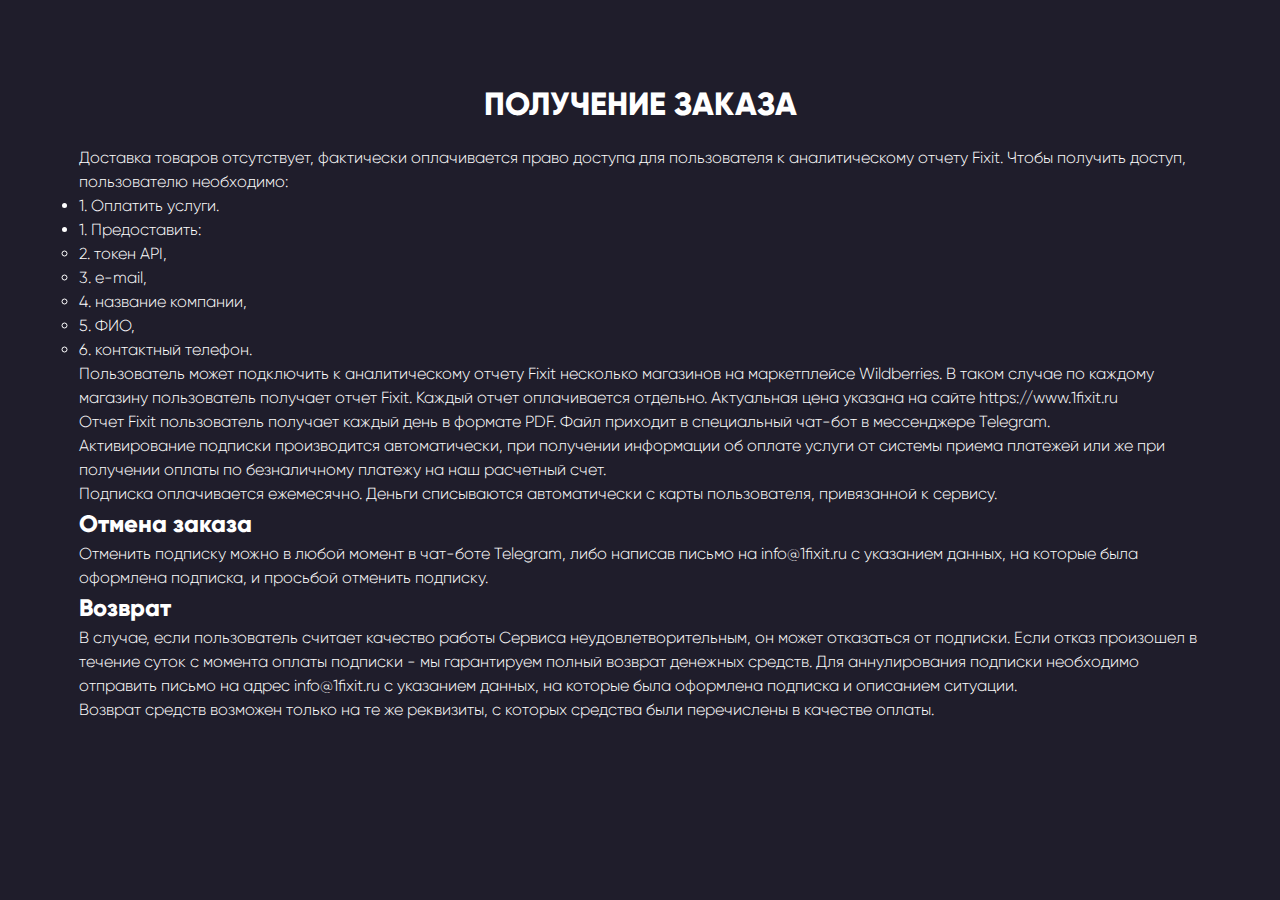
<file: shopping.html>
<!DOCTYPE html>
<html lang="ru">
  <head>
    <meta charset="UTF-8" />
    <meta name="viewport" content="width=device-width, initial-scale=1.0" />
    <link rel="icon" type="image/svg+xml" href="./img/favicon.png" />
    <link rel="icon" type="image/png" href="./img/favicon.png" />
    <link rel="apple-touch-icon" sizes="180x180" href="./img/favicon.png" />
    <link rel="icon" type="image/png" sizes="32x32" href="./img/favicon.png" />
    <link rel="icon" type="image/png" sizes="16x16" href="./img/favicon.png" />
    <link rel="stylesheet" href="css/reset.css" />
    <link rel="stylesheet" href="css/styles.css" />
    <title>Получение заказа</title>
  </head>
  <body>
    <div class="main-container wrapper">
      <div class="container">
        <div class="title-center">
          <h1>ПОЛУЧЕНИЕ ЗАКАЗА</h1>
        </div>

        <p>
          Доставка товаров отсутствует, фактически оплачивается право доступа
          для пользователя к аналитическому отчету Fixit. Чтобы получить доступ,
          пользователю необходимо:
        </p>
        <ul>
          <li>Оплатить услуги.</li>
          <li>
            Предоставить:
            <ul>
              <li>токен API,</li>
              <li>e-mail,</li>
              <li>название компании,</li>
              <li>ФИО,</li>
              <li>контактный телефон.</li>
            </ul>
          </li>
        </ul>

        <p>
          Пользователь может подключить к аналитическому отчету Fixit несколько
          магазинов на маркетплейсе Wildberries. В таком случае по каждому
          магазину пользователь получает отчет Fixit. Каждый отчет оплачивается
          отдельно. Актуальная цена указана на сайте
          <a href="https://www.1fixit.ru">https://www.1fixit.ru</a>
        </p>

        <p>
          Отчет Fixit пользователь получает каждый день в формате PDF. Файл
          приходит в специальный чат-бот в мессенджере Telegram.
        </p>

        <p>
          Активирование подписки производится автоматически, при получении
          информации об оплате услуги от системы приема платежей или же при
          получении оплаты по безналичному платежу на наш расчетный счет.
        </p>

        <p>
          Подписка оплачивается ежемесячно. Деньги списываются автоматически с
          карты пользователя, привязанной к сервису.
        </p>

        <h2>Отмена заказа</h2>
        <p>
          Отменить подписку можно в любой момент в чат-боте Telegram, либо
          написав письмо на <a href="mailto:info@1fixit.ru">info@1fixit.ru</a> с
          указанием данных, на которые была оформлена подписка, и просьбой
          отменить подписку.
        </p>

        <h2>Возврат</h2>
        <p>
          В случае, если пользователь считает качество работы Сервиса
          неудовлетворительным, он может отказаться от подписки. Если отказ
          произошел в течение суток с момента оплаты подписки - мы гарантируем
          полный возврат денежных средств. Для аннулирования подписки необходимо
          отправить письмо на адрес
          <a href="mailto:info@1fixit.ru">info@1fixit.ru</a> с указанием данных,
          на которые была оформлена подписка и описанием ситуации.
        </p>
        <p>
          Возврат средств возможен только на те же реквизиты, с которых средства
          были перечислены в качестве оплаты.
        </p>
      </div>
    </div>
  </body>
</html>
</file>
<file: css/styles.css>
/* Main styles */
:root {
  --primary-color: #f91155;
  --secondary-color: #302e3c;
  --dark-bg: #1f1d2b;
  --darker-bg: #0d0c12;
  --card-bg: rgba(35, 17, 37, 0.5);
  --blue-tag: #005bff;
  --gradient-tag: linear-gradient(90deg, #ed3ccb, #7b1cf7);
  --text-color: #ffffff;
  --text-secondary: #dedede;
  --container-width: 1140px;
  --container-padding: 15px;
  --border-radius-sm: 12px;
  --border-radius-md: 24px;
  --border-radius-lg: 36px;
}

/* Container */
.container {
  width: 100%;
  max-width: clamp(320px, 90vw, 1200px);
  margin: 0 auto;
  padding: 0 var(--container-padding);
}

/* Main container */
.main-container {
  position: relative;
  overflow: hidden;
}

/* Buttons */
.btn {
  display: inline-flex;
  align-items: center;
  justify-content: center;
  padding: 12px 32px;
  border-radius: var(--border-radius-lg);
  font-weight: 700;
  font-size: 16px;
  line-height: 24px;
  transition: all 0.3s ease;
  white-space: nowrap;
  box-shadow: 0 4px 13px rgba(0, 0, 0, 0.04);
}

.btn--primary {
  background-color: var(--primary-color);
  color: var(--text-color);
}

.btn--primary:hover {
  background-color: #d80e48;
}

.btn--secondary {
  background-color: var(--secondary-color);
  color: var(--text-color);
}

.btn--secondary:hover {
  background-color: #3e3c4d;
}

/* Header */
.header {
  top: 0;
  left: 0;
  width: 100%;
  padding: 20px 0;
  background-color: var(--dark-bg);
  z-index: 100;
  transition: all 0.3s ease;
}

.header.scrolled {
  box-shadow: 0 4px 20px rgba(0, 0, 0, 0.1);
}

.header__content {
  display: flex;
  align-items: center;
  justify-content: space-between;
}

/* Logo */
.logo {
  display: flex;
  align-items: center;
  gap: 12px;
}

.logo__text {
  font-size: 32px;
  font-weight: 800;
  line-height: 40px;
  color: var(--text-color);
}

.logo__subtext {
  font-size: 12px;
  font-weight: 400;
  line-height: 16px;
  color: var(--text-color);
  max-width: 119px;
}

/* Navigation */
.nav__list {
  display: flex;
  gap: 32px;
}

.nav__link {
  font-size: 16px;
  font-weight: 700;
  line-height: 24px;
  color: var(--text-secondary);
  transition: color 0.3s ease;
}

.nav__link:hover {
  color: var(--text-color);
}

/* Header actions */
.header__actions {
  display: flex;
  align-items: center;
}

.user-profile {
  width: 48px;
  height: 48px;
  border-radius: 50%;
  overflow: hidden;
}

.user-profile__pic {
  background-color: var(--primary-color);
  width: 100%;
  height: 100%;
  object-fit: cover;
}

/* Mobile menu toggle */
.mobile-menu-toggle {
  display: none;
  flex-direction: column;
  justify-content: space-between;
  width: 30px;
  height: 20px;
  background: transparent;
  border: none;
  cursor: pointer;
  z-index: 101;
}

.mobile-menu-toggle span {
  display: block;
  width: 100%;
  height: 2px;
  background-color: var(--text-color);
  transition: all 0.3s ease;
}

.mobile-menu-toggle.active span:nth-child(1) {
  transform: translateY(9px) rotate(45deg);
}

.mobile-menu-toggle.active span:nth-child(2) {
  opacity: 0;
}

.mobile-menu-toggle.active span:nth-child(3) {
  transform: translateY(-9px) rotate(-45deg);
}

/* Mobile menu */
.mobile-menu {
  position: fixed;
  top: 0;
  left: 0;
  width: 100%;
  height: 100vh;
  background-color: var(--dark-bg);
  z-index: 99;
  transform: translateX(100%);
  transition: transform 0.3s ease;
  display: none;
}

.mobile-menu.active {
  transform: translateX(0);
}

.mobile-menu__content {
  display: flex;
  flex-direction: column;
  align-items: center;
  justify-content: center;
  height: 100%;
  padding: 20px;
}

.mobile-menu__list {
  display: flex;
  flex-direction: column;
  align-items: center;
  gap: 20px;
  margin-bottom: 40px;
}

.mobile-menu__link {
  font-size: 20px;
  font-weight: 700;
  color: var(--text-color);
}

.mobile-menu__btn {
  width: 100%;
  max-width: 250px;
}

/* Section title */
.section-title {
  font-size: clamp(20px, 5vw, 32px);
  line-height: clamp(28px, 6vw, 40px);
  font-weight: 800;
  color: var(--text-color);
}

.section-title--center {
  text-align: center;
}

.section-subtitle {
  font-size: 16px;
  font-weight: 400;
  line-height: 24px;
  color: var(--text-color);
}

.fw-bold {
  font-weight: 700;
}

.section-subtitle--center {
  text-align: center;
}

.app-showcase__title {
  font-size: 48px;
}

.device-title {
  display: flex;
  flex-direction: column;
  gap: 20px;
}

/* Hero section */
.hero {
  background: #1f1d2b;
  position: relative;
  padding: 56px 170px;
  overflow: hidden;
}

.hero__content {
  position: relative;
  z-index: 2;
}

.hero__text-content {
  max-width: 440px;
}

.hero__title {
  font-size: 32px;
  font-weight: 800;
  line-height: 40px;
  color: var(--text-color);
  margin-bottom: 12px;
}

.hero__subtitle {
  font-size: 16px;
  font-weight: 400;
  line-height: 24px;
  color: var(--text-color);
  margin-bottom: 32px;
}

.hero__background {
  position: absolute;
  top: 0;
  right: 0;
}

/* Glow effects */
.glow-effect {
  position: absolute;
  filter: blur(100px);
  z-index: -1;
}

.glow-effect--2 {
  width: 1447px;
  height: 579px;
  top: 0;
  background: rgba(55, 78, 255, 0.3);
  border-radius: 723.33px / 289.61px;
  transform: rotate(-10.8deg);
  filter: blur(100px);
}

.glow-effect-dashboard {
  width: 1447px;
  height: 778px;
  bottom: -25%;
  left: 60px;
  background-color: rgba(251, 55, 255, 0.5);
  border-radius: 723.33px / 389.05px;
  transform: rotate(-10.8deg);
  position: absolute;
  filter: blur(100px);
}

.fz-xxl {
  line-height: 56px;
  font-size: 48px;
}

.glow-effect--3 {
  width: 436px;
  height: 335px;
  top: 50%;
  left: 55px;
  background-color: rgba(251, 55, 255, 0.5);
}

.glow-effect--4 {
  width: 502px;
  height: 435px;
  top: 20%;
  right: -100px;
  background: rgba(55, 78, 255, 0.3);
  background-size: cover;
}

.glow-effect--5 {
  width: 394px;
  height: 266px;
  bottom: -100px;
  left: -62px;
  background: rgba(55, 78, 255, 0.3);
  background-size: cover;
  filter: blur(100px);
  transform: rotate(-10.8deg);
}

.glow-effect-6 {
  width: 394px;
  height: 266px;
  top: 0;
  left: 100px;
  background: rgba(55, 78, 255, 0.3);
  background-size: cover;
  filter: blur(100px);
  transform: rotate(-10.8deg);
}

.glow-effect--6 {
  top: 15%;
  right: -15px;
  width: 1440px;
  height: 788px;
  background-color: rgba(251, 55, 255, 0.5);
  border-radius: 720px / 394px;
  position: absolute;
  filter: blur(100px);
}

.glow-effect-7 {
  width: 649px;
  height: 352px;
  top: 20%;
  right: 0;
  background-color: rgba(251, 55, 255, 0.5);
  border-radius: 324.25px / 176.24px;
  transform: rotate(-10.8deg);
  position: absolute;
  filter: blur(100px);
}

.glow-effect--7 {
  width: 1005px;
  height: 624px;
  bottom: 0;
  left: 200px;
  background-color: rgba(55, 78, 255, 0.3);
  border-radius: 502.26px / 312.15px;
  transform: rotate(-10.8deg);
  position: absolute;
  filter: blur(100px);
}

.glow-effect--8 {
  position: absolute;
  width: 774px;
  height: 483px;
  bottom: 0;
  left: 300px;
  background-color: rgba(251, 55, 255, 0.5);
  border-radius: 386.91px / 241.64px;
  transform: rotate(9.27deg);
  filter: blur(100px);
}

.glow-effect--9 {
  bottom: 0;
  width: 1447px;
  height: 579px;
  left: 41px;
  background-color: rgba(55, 78, 255, 0.3);
  border-radius: 723.33px / 289.61px;
  transform: rotate(-10.8deg);
  position: absolute;
  filter: blur(100px);
}

/* Cases section */
.cases {
  padding: 80px 0;
  position: relative;
}

.cases__slider {
  display: flex;
  gap: 16px;
  padding: 10px 0;
  scrollbar-width: none;
  -ms-overflow-style: none;
  scroll-snap-type: x mandatory;
}

.cases__slider::-webkit-scrollbar {
  display: none;
}

.case-card {
  display: flex;
  flex-direction: column;
  overflow: hidden;
  scroll-snap-align: start;
  width: 100%;
}

.case-card__header {
  padding: 40px;
  z-index: 1;
  background-color: var(--dark-bg);
  display: flex;
  flex-direction: column;
  gap: 16px;
  border-radius: var(--border-radius-md);
}

.case-card__tags {
  display: flex;
  gap: 4px;
}

.tag {
  display: inline-flex;
  align-items: center;
  justify-content: center;
  padding: 2px 12px;
  border-radius: 30px;
  font-size: 16px;
  font-weight: 700;
  line-height: 24px;
  color: var(--text-color);
}

.tag--blue {
  background-color: var(--blue-tag);
}

.tag--gradient {
  background: var(--gradient-tag);
}

.case-card__title {
  height: 50px;
  font-size: 20px;
  font-weight: 700;
  line-height: 25px;
  color: var(--text-color);
}

.case-card__subtitle {
  font-size: 16px;
  font-weight: 400;
  line-height: 24px;
  color: var(--text-color);
}

.case-card__body {
  padding: 70px 40px 40px;
  margin-top: -32px;
  background-color: var(--card-bg);
  flex-grow: 1;
  display: flex;
  flex-direction: column;
  gap: 16px;
  border-radius: var(--border-radius-md);
}

.case-card__period {
  font-size: 16px;
  font-weight: 400;
  line-height: 24px;
  color: var(--text-color);
}

.case-card__result {
  display: flex;
  flex-direction: column;
  gap: 4px;
}

.case-card__metric {
  font-size: 32px;
  font-weight: 800;
  line-height: 40px;
  color: var(--text-color);
}

.case-card__description {
  font-size: 16px;
  font-weight: 400;
  line-height: 24px;
  color: var(--text-color);
}

.cases__dots {
  display: flex;
  justify-content: center;
  gap: 8px;
  margin-top: 20px;
}

.cases__dot {
  width: 8px;
  height: 8px;
  border-radius: 50%;
  background-color: var(--secondary-color);
  cursor: pointer;
  transition: all 0.3s ease;
}

.cases__dot.active {
  background-color: var(--primary-color);
  transform: scale(1.2);
}

/* Team section */
.team {
  padding: 0 0 180px;
  position: relative;
}

.team__header {
  text-align: center;
  display: flex;
  flex-direction: column;
  gap: 16px;
}

.team__content {
  display: flex;
  flex-direction: column;
  gap: 40px;
}

.div-2 {
  display: flex;
  align-items: center;
  gap: 16px;
  position: relative;
  align-self: stretch;
  width: 100%;
  flex: 0 0 auto;
}

.person {
  position: relative;
  flex: 1;
  flex-grow: 1;
  height: 542px;
  border-radius: 24px;
  overflow: hidden;
}

.overlap-group-6 {
  position: relative;
  height: 566px;
  top: -23px;
}

.image-7 {
  position: absolute;
  top: 60px;
  right: -130px;
  object-fit: cover;
}

.image-8 {
  position: absolute;
  height: 542px;
  top: 30px;
  right: -140px;
  object-fit: cover;
}

.rectangle-4 {
  position: absolute;
  width: 100%;
  height: 100%;
  top: 256px;
  left: 0;
  background: linear-gradient(
    180deg,
    rgba(64, 71, 124, 0) 0%,
    rgba(64, 71, 124, 1) 100%
  );
}
.frame-25 {
  display: flex;
  flex-direction: column;
  width: 461px;
  align-items: flex-start;
  gap: 16px;
  position: absolute;
  top: 269px;
  left: 40px;
}

.frame-3 {
  display: flex;
  flex-direction: column;
  align-items: flex-start;
  gap: 4px;
  position: relative;
  align-self: stretch;
  width: 100%;
  flex: 0 0 auto;
}

.frame-26 {
  display: flex;
  flex-wrap: wrap;
  align-items: flex-start;
  gap: 4px 4px;
  position: relative;
  align-self: stretch;
  width: 100%;
  flex: 0 0 auto;
}
.frame-27 {
  display: inline-flex;
  align-items: center;
  justify-content: center;
  gap: 10px;
  padding: 2px 12px;
  position: relative;
  flex: 0 0 auto;
  background-color: #f91155;
  border-radius: 30px;
}

.overlap-11 {
  position: relative;
  height: 548px;
  top: -6px;
}

.rectangle-5 {
  position: absolute;
  width: 100%;
  height: 100%;
  top: 230px;
  left: 0;
  background: linear-gradient(
    180deg,
    rgba(64, 71, 124, 0) 0%,
    rgba(64, 71, 124, 1) 100%
  );
}

.text-wrapper {
  font-size: 32px;
}
.frame-28 {
  display: flex;
  flex-direction: column;
  width: 461px;
  align-items: flex-start;
  gap: 16px;
  position: absolute;
  top: 276px;
  left: 40px;
}

.frame-3 {
  display: flex;
  flex-direction: column;
  align-items: flex-start;
  gap: 4px;
  position: relative;
  align-self: stretch;
  width: 100%;
  flex: 0 0 auto;
}

.frame-26 {
  display: flex;
  flex-wrap: wrap;
  align-items: flex-start;
  gap: 4px 4px;
  position: relative;
  align-self: stretch;
  width: 100%;
  flex: 0 0 auto;
}
.frame-29 {
  display: inline-flex;
  align-items: center;
  justify-content: center;
  gap: 10px;
  padding: 2px 12px;
  position: relative;
  flex: 0 0 auto;
  background-color: #f91155;
  border-radius: 30px;
}

/* Dashboard section */
.dashboard {
  padding: 80px 0;
  height: 376px;
  background-color: var(--dark-bg);
  position: relative;
}

.dashboard__content {
  display: flex;
  align-items: center;
  justify-content: space-between;
  top: -135px;
  position: relative;
}

.dashboard__text {
  flex: 0 0 270px;
  display: flex;
  flex-direction: column;
  gap: 16px;
}

.dashboard__title {
  font-size: 32px;
  font-weight: 800;
  line-height: 40px;
  color: var(--text-color);
}

.dashboard__description {
  font-size: 16px;
  font-weight: 400;
  line-height: 24px;
  color: var(--text-color);
  margin-bottom: 16px;
}

.dashboard__image {
  width: 727px;
  height: 486px;
  border-radius: 29.32px;
  overflow: hidden;
  background: linear-gradient(
    0deg,
    rgba(255, 255, 255, 1) 0%,
    rgba(255, 255, 255, 1) 100%
  );
}

.dashboard__img {
  padding: 18px;
  object-fit: cover;
}

/* Profit section */
.profit {
  padding: 80px 0;
  text-align: center;
}

/* Value proposition section */
.value-prop {
  padding: 77px 0 80px;
  position: relative;
}

.value-prop__content {
  display: flex;
  align-items: center;
  gap: 16px;
  margin-bottom: 16px;
}

.value-prop__text {
  padding: 40px;
  background-color: var(--card-bg);
  border-radius: var(--border-radius-md);
  backdrop-filter: blur(2px);
  display: flex;
  flex-direction: column;
  justify-content: space-between;
  height: 440px;
}

.value-prop__title {
  font-size: 48px;
  font-weight: 700;
  line-height: 56px;
  color: var(--text-color);
}

.value-prop__description {
  font-size: 16px;
  font-weight: 400;
  line-height: 24px;
  color: var(--text-color);
}

.value-prop__badge {
  display: flex;
  flex-direction: column;
  gap: 16px;
}

.value-prop__actions {
  display: flex;
  align-items: center;
  gap: 10px;
}

.value-prop__note {
  font-size: 16px;
  font-weight: 400;
  line-height: 24px;
  color: var(--text-color);
  flex: 1;
}

.value-prop__image {
  flex: 0 0 356px;
  height: 440px;
  border-radius: var(--border-radius-md);
  overflow: hidden;
}

.value-prop__img {
  width: 100%;
  height: 100%;
  object-fit: cover;
}

.value-prop__cards {
  display: flex;
  gap: 16px;
  scrollbar-width: none;
}

.value-card {
  flex: 1;
  padding: 40px;
  background-color: var(--card-bg);
  border-radius: var(--border-radius-md);
  backdrop-filter: blur(2px);
  display: flex;
  justify-content: space-between;
  height: 220px;
}

.value-card--wide {
  flex: 0 0 728px;
}

.value-card__content {
  max-width: 500px;
  display: flex;
  flex-direction: column;
  justify-content: space-between;
}

.value-card__title {
  font-size: 20px;
  font-weight: 700;
  line-height: 25px;
  color: var(--text-color);
}

.value-card__header {
  display: flex;
  flex-direction: column;
  gap: 4px;
}

.value-card__description {
  font-size: 16px;
  width: 276px;
  font-weight: 400;
  line-height: 24px;
  color: var(--text-color);
}

.value-card__link {
  display: flex;
  align-items: center;
  gap: 8px;
  font-size: 16px;
  font-weight: 700;
  line-height: 24px;
  color: var(--text-color);
}

.arrow-icon {
  display: inline-block;
  width: 16px;
  height: 16px;
  background: url("../img/arrowright.svg") no-repeat center;
  background-size: contain;
}

.value-card__image {
  padding: 13px;
  width: 230px;
  height: 100%;
  top: 0;
  right: 0;
  border-radius: 24px;
  position: absolute;
  overflow: hidden;
  background: linear-gradient(
    0deg,
    rgba(255, 255, 255, 1) 0%,
    rgba(255, 255, 255, 1) 100%
  );
}

.value-card__img {
  width: 224px;
  height: 192px;
  object-fit: cover;
  position: absolute;
  right: 0;
}

/* Problems section */
.problems {
  padding: 80px 0;
  position: relative;
}

.problems__grid {
  display: grid;
  grid-template-columns: repeat(2, 1fr);
  gap: 16px;
}

.problem-card {
  padding: 40px;
  justify-content: space-between;
  background-color: var(--card-bg);
  border-radius: var(--border-radius-md);
  display: flex;
  flex-direction: column;
  gap: 12px;
}

.problem-card__title {
  font-size: 32px;
  font-weight: 800;
  line-height: 40px;
  color: var(--text-color);
  width: 462px;
}

.problem-card__description {
  font-size: 16px;
  font-weight: 400;
  line-height: 28px;
  color: var(--text-color);
}

/* Portfolio section */

.portfolio {
  padding: 80px 0;
  position: relative;
}

.portfolio__slider {
  display: flex;
  gap: 20px;
  overflow-x: auto;
  scroll-snap-type: x mandatory;
  scroll-behavior: smooth;
  -webkit-overflow-scrolling: touch;
  padding-bottom: 10px;
  scrollbar-width: none; /* Firefox */
  -ms-overflow-style: none; /* IE и Edge */
}

.portfolio__slider {
  overflow-y: hidden;
}

.portfolio__slider::-webkit-scrollbar {
  display: none;
}

.portfolio-item {
  flex: 1;
  display: flex;
  flex-direction: column;
  gap: 16px;
  scroll-snap-align: start;
}

.portfolio-item__image {
  position: relative;
  justify-content: center;
  align-items: center;
  display: flex;
  width: 100%;
  height: 400px;
  border-radius: var(--border-radius-sm);
  overflow: hidden;
}

.portfolio-item__description {
  font-size: 16px;
  font-weight: 700;
  line-height: 24px;
  color: var(--text-color);
}

.portfolio__header,
.cases__header,
.comparison__header,
.problems__header {
  display: flex;
  flex-direction: column;
  gap: 48px;
}

.portfolio-item__img {
  width: 100%;
  height: 100%;
  object-fit: cover;
}
.portfolio__slider.grabbing {
  cursor: grabbing;
  cursor: -webkit-grabbing;
}

.iframe-overlay {
  position: absolute;
  inset: 0;
  z-index: 2;
  display: none; /* по умолчанию скрыт */
}
/* Comparison section */
.comparison {
  padding: 180px 0 80px;
  position: relative;
}

.comparison__cards {
  display: flex;
  flex-direction: column;
  gap: 8px;
}

.comparison-card {
  display: flex;
  align-items: center;
  gap: 48px;
  padding: 40px;
  background-color: var(--card-bg);
  border-radius: var(--border-radius-md);
}

.comparison-card--accent {
  background-color: var(--text-color);
}

.comparison-card__number {
  width: 38px;
  height: 38px;
  border: 5px solid var(--text-color);
  border-radius: 7px;
  flex-shrink: 0;
}

.comparison-card__number--accent {
  background-color: var(--primary-color);
  border: none;
  display: flex;
  align-items: center;
  justify-content: center;
}

.comparison-card__title {
  width: 300px;
  font-size: 32px;
  font-weight: 800;
  line-height: 40px;
  color: var(--text-color);
  flex-shrink: 0;
}

.comparison-card__title--accent {
  color: var(--primary-color);
}

.comparison-card__description {
  font-size: 16px;
  font-weight: 400;
  line-height: 24px;
  color: var(--text-color);
  flex: 1;
}

.comparison-card__description--accent {
  color: var(--darker-bg);
}

/* App showcase section */
.app-showcase {
  padding: 80px 0 0;
  position: relative;
  text-align: center;
}

.device-frame {
  position: relative;
  width: 338px;
  height: 683px;
  margin: 0 auto;
  background-size: contain;
  padding: 12px;
  top: 70px;
  display: flex;
  align-items: center;
  justify-content: center;
}

.device-frame__screen {
  width: 100%;
  height: 100%;
  object-fit: cover;
  border-radius: 40px;
}

.app-showcase__device {
  display: flex;
  flex-direction: column;
  justify-content: center;
  align-items: center;
}

/* CTA section */
.cta {
  background: #1f1d2b;
  padding: 80px 0;
  position: relative;
  height: 500px;
  z-index: 1;
}

.cta__content {
  position: relative;
}

.cta__text {
  max-width: 504px;
  display: flex;
  flex-direction: column;
  gap: 32px;
  position: relative;
  z-index: 2;
}

.cta-title_container {
  display: flex;
  flex-direction: column;
  gap: 12px;
}
.width-fitcontent {
  width: fit-content;
}

.cta__title {
  font-size: 32px;
  font-weight: 800;
  line-height: 40px;
  color: var(--text-color);
}

.cta__description {
  font-size: 16px;
  font-weight: 400;
  line-height: 24px;
  color: var(--text-color);
}

.cta__background {
  position: absolute;
  top: 70px;
  right: 0;
  z-index: 1;
}

/* Footer */
.footer {
  padding: 24px 0;
  background-color: var(--darker-bg);
  position: absolute;
  bottom: 31px;
  width: 100%;
  z-index: 1;
}

.footer__content {
  display: flex;
  align-items: flex-start;
  justify-content: space-between;
}

.footer__logo {
  display: flex;
  align-items: center;
  gap: 12px;
}

.footer__text {
  font-size: 12px;
  font-weight: 400;
  line-height: 16px;
  color: var(--text-color);
}

.footer__link {
  font-size: 12px;
  font-weight: 400;
  line-height: 16px;
  color: var(--text-color);
  text-decoration: underline;
}

.footer__link:hover {
  color: var(--primary-color);
}

.button-play {
  position: absolute;
  cursor: pointer;
  width: 56px;
  height: 56px;
  border-radius: 50%;
  background-color: #f91155;
  border: none;
}

/* Media queries */
@media (max-width: 1200px) {
  .container {
    max-width: 100%;
  }

  .value-prop__text {
    flex: auto;
  }

  .case-card {
    flex: auto;
  }

  .value-card--wide {
    flex: 0 0 600px;
  }
  .cases__slider {
    overflow-x: auto;
  }
  .problems__grid {
    grid-template-columns: 1fr;
  }
  .value-card__content {
    max-width: 300px;
  }

  .hero {
    padding: 56px 56px;
  }
}

@media (min-width: 1024px) and (max-width: 1199px) {
  /* Стили для больших планшетов и десктопов */
  .dashboard__image {
    width: 400px;
    height: 300px;
    top: 35px;
  }
  .value-card__content {
    max-width: 300px;
  }

  .hero {
    padding: 75px 0;
  }
  .hero__text-content {
    max-width: 300px;
  }
  .dashboard__text {
    flex: 0 0 400px;
  }
  .cta__background {
    top: auto;
    bottom: 0;
  }
  .footer {
    position: relative;
    bottom: 0;
  }
  .iphone-frame {
    top: 55px !important;
  }
}

@media (max-width: 992px) {

  .portfolio-item {
    flex: 0 0 240px;
  }
  .modal {
    padding: 24px 16px !important;
    gap: 48px !important;
  }
  .modal h2 {
    font-size: 24px !important;
    line-height: 32px !important;
  }
  .overlay {
    padding: 20px;
  }
  .comparison-card__title {
    font-size: 24px;
    line-height: normal;
  }
  .overlap-hidden {
    position: relative;
    overflow: hidden;
    border-radius: 24px;
    max-height: 320px;
  }
  .image-7 {
    right: 0;
    top: 30px;
  }

  .image-8 {
    right: -50px;
    top: 0;
  }
  .dashboard__text {
    flex: 0 0 auto;
    width: 100%;
  }
  .comparison-card {
    flex-direction: column;
    align-items: start;
    gap: 12px;
  }

  .nav {
    display: none;
  }

  .mobile-menu-toggle {
    display: flex;
  }

  .mobile-menu {
    display: block;
  }

  .header__actions .btn {
    display: none;
  }

  .hero__background {
    display: block;
    position: relative;
  }

  .value-prop__content {
    flex-direction: column;
  }

  .value-prop__text {
    flex: 0 0 auto;
    width: 100%;
    height: auto;
    gap: 32px;
  }

  .value-prop__image {
    flex: 0 0 100%;
    width: 100%;
  }

  .team__slider {
    flex-direction: column;
  }

  .team-card__content {
    flex: 0 0 auto;
    width: 100%;
  }

  .team-card__image {
    flex: 0 0 auto;
    width: 100%;
  }

  .cta__content {
    flex-direction: column;
  }

  .cta__text {
    flex: 0 0 auto;
    width: 100%;
  }

  .cases__slider {
    overflow-x: auto;
  }

  .problems__grid {
    grid-template-columns: 1fr;
  }
  .value-prop__title {
    font-size: 24px;
    line-height: 32px;
  }
  .value-prop__note {
    display: none;
  }
  .value-prop {
    padding: 32px 0;
  }
  .value-prop__cards {
    overflow-x: auto;
  }
  .problem-card__title {
    width: 100%;
    font-size: 24px;
    max-width: 248px;
  }
  .section-title--center {
    text-align: left;
  }
  .case-card {
    flex: 0 0 300px;
  }

  .hero {
    padding: 48px 0 0;
  }

  .footer__content {
    flex-direction: column;
    gap: 16px;
  }
  .footer__text {
    width: 280px;
  }
  .footer {
    padding: 48px 20px;
    position: relative;
    bottom: 0;
  }
  .cta {
    padding: 55px 0 0;
    height: auto;
  }
  .cta__background {
    display: block;
    top: 0;
    bottom: 0;
    position: relative;
  }

  .app-showcase__title {
    text-align: center;
    font-size: 24px;
    width: 288px;
  }
  .device-title {
    align-items: center;
    width: 288px;
  }

  .app-showcase__device {
    align-items: center;
  }

  .dashboard {
    height: 580px;
  }
  .dashboard__image {
    width: 100%;
    height: auto;
    bottom: 0;
    right: auto;
    top: auto;
  }
  .dashboard__img {
    position: relative;
    padding: 8px;
  }
  .width-fitcontent {
    width: 100%;
    margin-bottom: 58px;
  }

  .team__header {
    gap: 8px;
    display: flex;
    justify-content: center;
    align-items: center;
  }

  .case-card__header {
    padding: 20px;
  }

  .comparison {
    padding: 60px 0 30px;
  }

  .problems,
  .portfolio,
  .cases,
  .team,
  .dashboard {
    padding: 30px 0;
  }
  .value-prop__text,
  .value-card,
  .problem-card,
  .comparison-card {
    padding: 20px;
  }
  .value-card__content {
    max-width: 240px;
  }
  .value-card__description {
    max-width: 250px;
  }
  .section-title {
    font-size: 24px;
    line-height: normal;
    max-width: 290px;
  }
  #cases {
    padding: 80px 0 30px;
  }

  .glow-effect--2 {
    border-radius: 0;
    transform: none;
  }
  .portfolio__header,
  .cases__header,
  .comparison__header,
  .problems__header {
    gap: 24px;
  }

  .case-card__body {
    padding: 50px 20px 20px;
  }

  .div-2 {
    flex-direction: column;
    gap: 24px;
  }

  .person {
    flex: 1 1 100%;
    height: auto;
    border-radius: 24px;
    overflow: hidden;
    color: white;
  }

  .overlap-group-6,
  .overlap-11 {
    position: relative;
    height: auto;
    top: 0;
    display: flex;
    flex-direction: column;
    overflow: hidden;
  }

  .image-7,
  .image-8 {
    position: relative;
    width: 100%;
    height: auto;
    border-radius: 0 0 24px 24px;
  }

  .rectangle-4,
  .rectangle-5 {
    display: none;
  }

  .frame-25,
  .frame-28 {
    position: static;
    padding: 20px 16px 24px;
    width: 100%;
    background-color: transparent;
  }

  .text-wrapper {
    font-size: 22px;
    font-weight: 700;
  }

  .title-7 {
    font-size: 16px;
    line-height: 1.3;
    margin-bottom: 8px;
  }

  .text-wrapper-3 {
    font-size: 14px;
    line-height: 1.5;
  }

  .frame-26 {
    gap: 8px;
    margin-top: 16px;
  }

  .frame-27,
  .frame-29 {
    font-size: 13px;
    padding: 4px 10px;
    border-radius: 20px;
    background-color: #f91155;
    color: white;
    white-space: nowrap;
  }

  .text-wrapper-4 {
    line-height: 1;
  }

  .signature {
    flex-direction: column;
    align-items: center;
  }

  .glow-effect-dashboard {
    bottom: 0;
    left: 0;
    border-radius: 0;
    transform: rotate(0);
  }

  .value-prop__actions {
    display: block;
  }

  .value-prop__actions .btn--primary {
    width: 100%;
  }

  .iphone-frame {
    top: 55px !important;
  }
}

.rotating-text {
  transition: opacity 0.5s ease;
  display: inline-block;
}
.rotating-text.hidden {
  opacity: 0;
}

.wrapper {
  padding: 80px 0;
}

.title-center {
  text-align: center;
  margin-bottom: 18px;
}

.signature {
  margin-top: 50px;
  /* text-align: right; */
  display: flex;
  gap: 30px;
}
.stamp {
  margin-top: 30px;
}

.info_text_page {
  font-size: 17px;
  line-height: 23px;
  margin-top: 15px;
  overflow: hidden;
}
.notch {
  position: absolute;
  top: 10px;
  left: 50%;
  transform: translateX(-50%);
  width: 84px;
  height: 24px;
  background-image: url("../img/FrontCamera.png");
  background-repeat: no-repeat;
  z-index: 1;
}
.iphone-frame {
  position: relative;
  width: 330px; /* Ширина изображения телефона */
  height: 700px; /* Высота изображения телефона */
  background-image: url("../img/phone.png");
  background-repeat: no-repeat;
  background-size: contain;
  background-position: center;
  top: 70px;
}

.iframe-container {
  position: absolute;
  top: 15px;
  left: 10px;
  width: 310px;
  height: 656px;
  overflow: hidden;
  border-radius: 42px;
}

.iframe-container iframe {
  width: 100%;
  height: 100%;
  transform: scale(1.2);
  transform-origin: center;
}

/* modal */

.overlay {
  position: fixed;
  top: 0;
  left: 0;
  width: 100%;
  height: 100%;
  background: rgba(13, 12, 19, 0.5);
  backdrop-filter: blur(7px); /* <-- Blur здесь */
  -webkit-backdrop-filter: blur(7px);
  display: flex;
  align-items: center;
  justify-content: center;
  z-index: 99;
}

.modal {
  background: #0d0c13;
  padding: 72px;
  border-radius: 24px;
  max-width: 917px;
  width: 100%;
  display: flex;
  flex-direction: column;
  gap: 72px;
}

.modal h2 {
  font-size: 48px;
  line-height: 56px;
  font-weight: 800;
}

.modal span {
  font-size: 16px;
  line-height: 24px;
  display: flex;
  align-items: center;
  gap: 12px;
}

.information--modal {
  display: flex;
  flex-direction: column;
  gap: 24px;
}

.checkbox-row {
  display: flex;
  align-items: center;
  gap: 12px;
}

.checkbox-container {
  display: flex;
  flex-direction: column;
  gap: 16px;
}

.checkbox-row input[type="checkbox"] {
  display: none;
}

.checkmark-icon {
  background: #f91155;
  height: 24px;
  width: 24px;
  border-radius: 4px;
  padding: 4px;
}
.hidden-modal {
  display: none !important;
}

/* Маленькие планшеты */
@media (min-width: 600px) and (max-width: 767px) {
  .div-2 {
    flex-direction: row;
  }
}

@media (max-width: 768px) {
  .dashboard__image {
    height: auto;
    position: absolute;
    right: 0;
  }
  .overlap-hidden {
    max-height: 390px;
  }
  .iphone-frame {
    top: 55px;
  }
  .dashboard__content {
    position: static;
  }

  .portfolio-item {
    flex: 0 0 240px;
  }
}

@media (min-width: 576px) and (max-width: 767px) {
  .dashboard__image {
    height: 300px;
  }
  .overlap-hidden {
    max-height: 450px;
  }
}

@media (min-width: 480px) and (max-width: 576px) {
  .dashboard__image {
    height: 300px;
  }
}

/* Средние планшеты */
@media (min-width: 768px) and (max-width: 992px) {
  .div-2 {
    flex-direction: row;
  }
  .section-title {
    max-width: 380px;
  }

  .dashboard__image {
    height: 300px;
    position: absolute;
    right: 0;
  }
  .dashboard__content {
    position: static;
  }

  .div-2 {
    align-items: start;
  }
  .width-fitcontent {
    width: fit-content;
  }
  .value-prop__actions .btn--primary {
    width: fit-content;
  }
  .footer__content {
    flex-direction: row;
    align-items: center;
  }
}

/* Большие планшеты */
@media (min-width: 992px) and (max-width: 1199px) {
  .dashboard__content {
    top: -100px;
  }
  .dashboard__image {
    width: 600px;
    height: 400px;
  }
}

.fullscreen-play-button {
  position: absolute;
  z-index: 10;
  top: 50%;
  left: 50%;
  transform: translate(-50%, -50%);
  background: rgba(249, 17, 85, 0.64);
  color: white;
  border: none;
  border-radius: 50%;
  width: 80px;
  height: 80px;
  font-size: 24px;
  cursor: pointer;
  display: flex;
  align-items: center;
  justify-content: center;
  transition: background 0.3s ease;
}

.fullscreen-play-button:hover {
  background-color: rgb(249, 17, 85);
  color: rgb(255, 255, 255);
}

/* Модалка */
.modal-video {
  display: none;
  position: fixed;
  z-index: 9999;
  inset: 0;
  background: rgba(0, 0, 0, 0.85);
  align-items: center;
  justify-content: center;
}

.modal-video.open {
  display: flex;
}

.modal-content-video {
  position: relative;
  width: 90%;
  max-width: 960px;
  aspect-ratio: 16 / 9;
  background: black;
}

.modal-content-video iframe {
  width: 100%;
  height: 100%;
  border: none;
}

.modal-close-button {
  position: absolute;
  top: -40px;
  right: 0;
  background: transparent;
  border: none;
  color: white;
  font-size: 32px;
  cursor: pointer;
}
</file>
